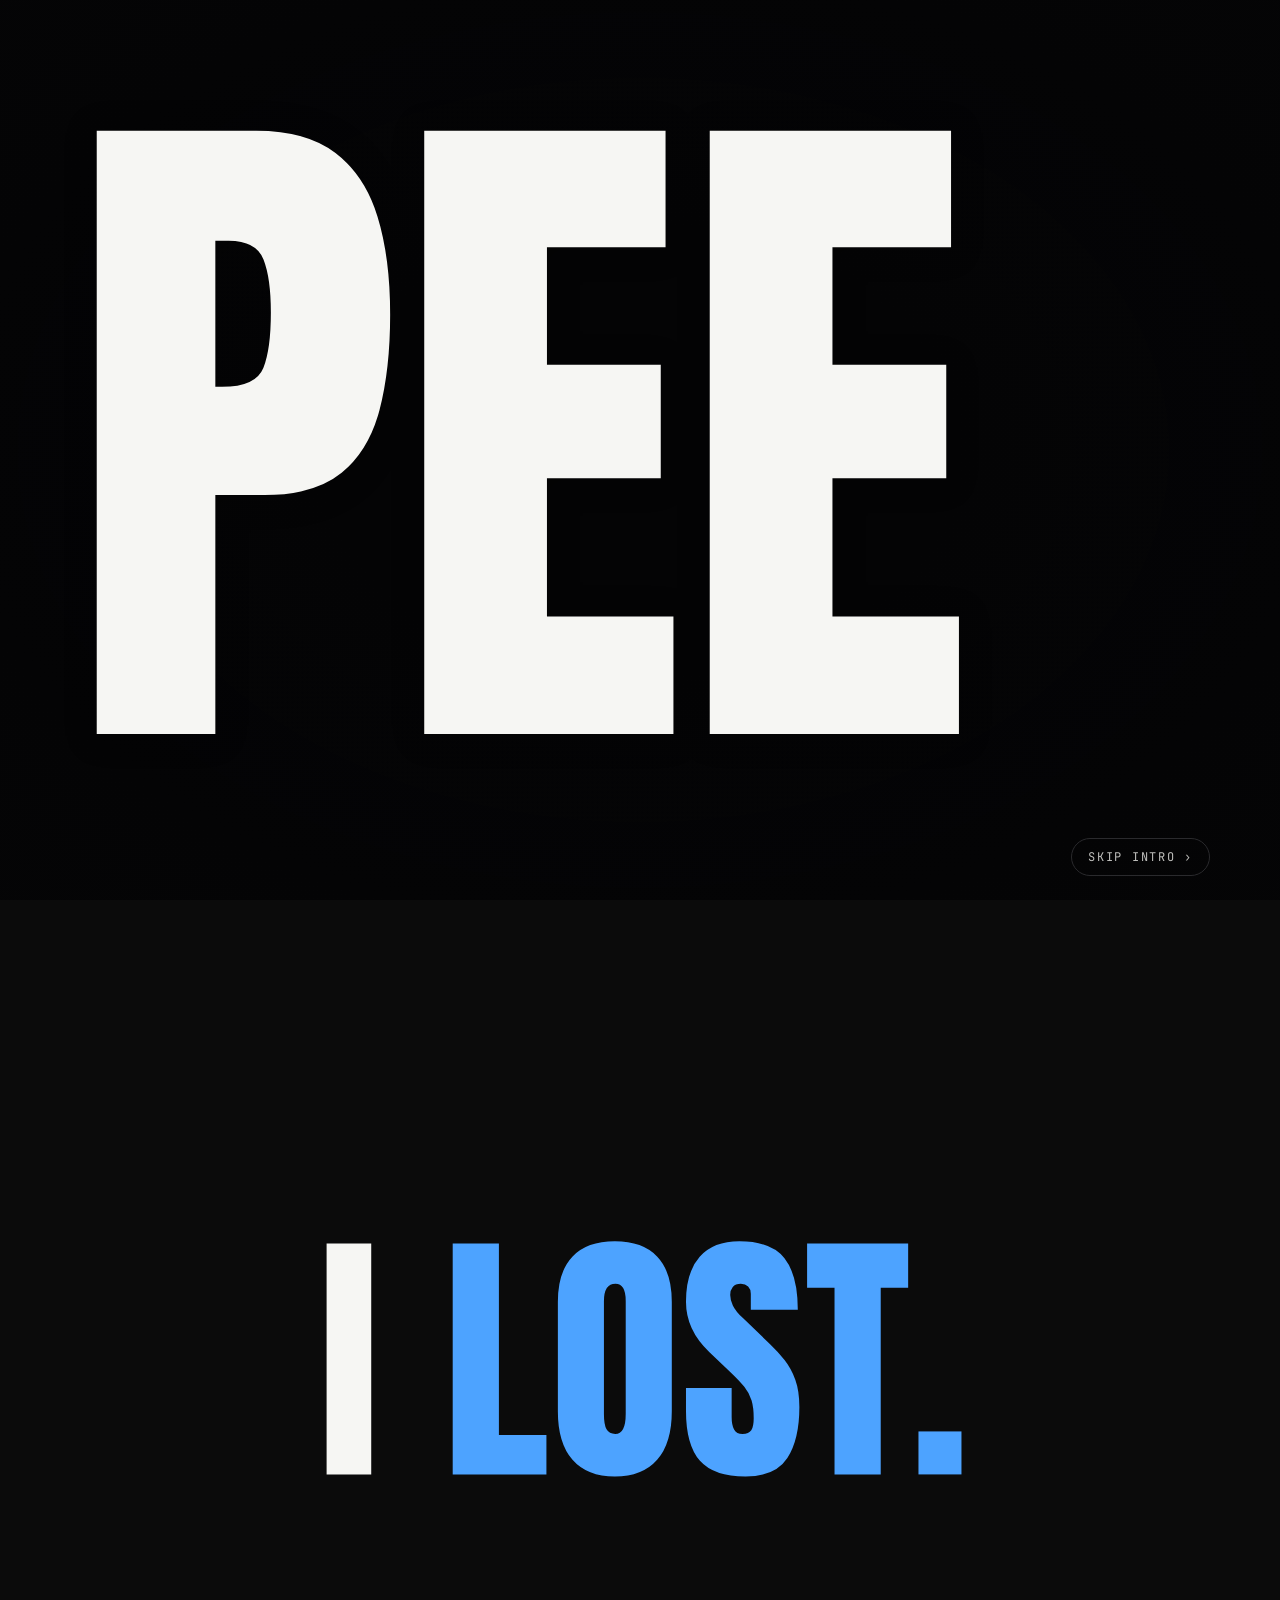
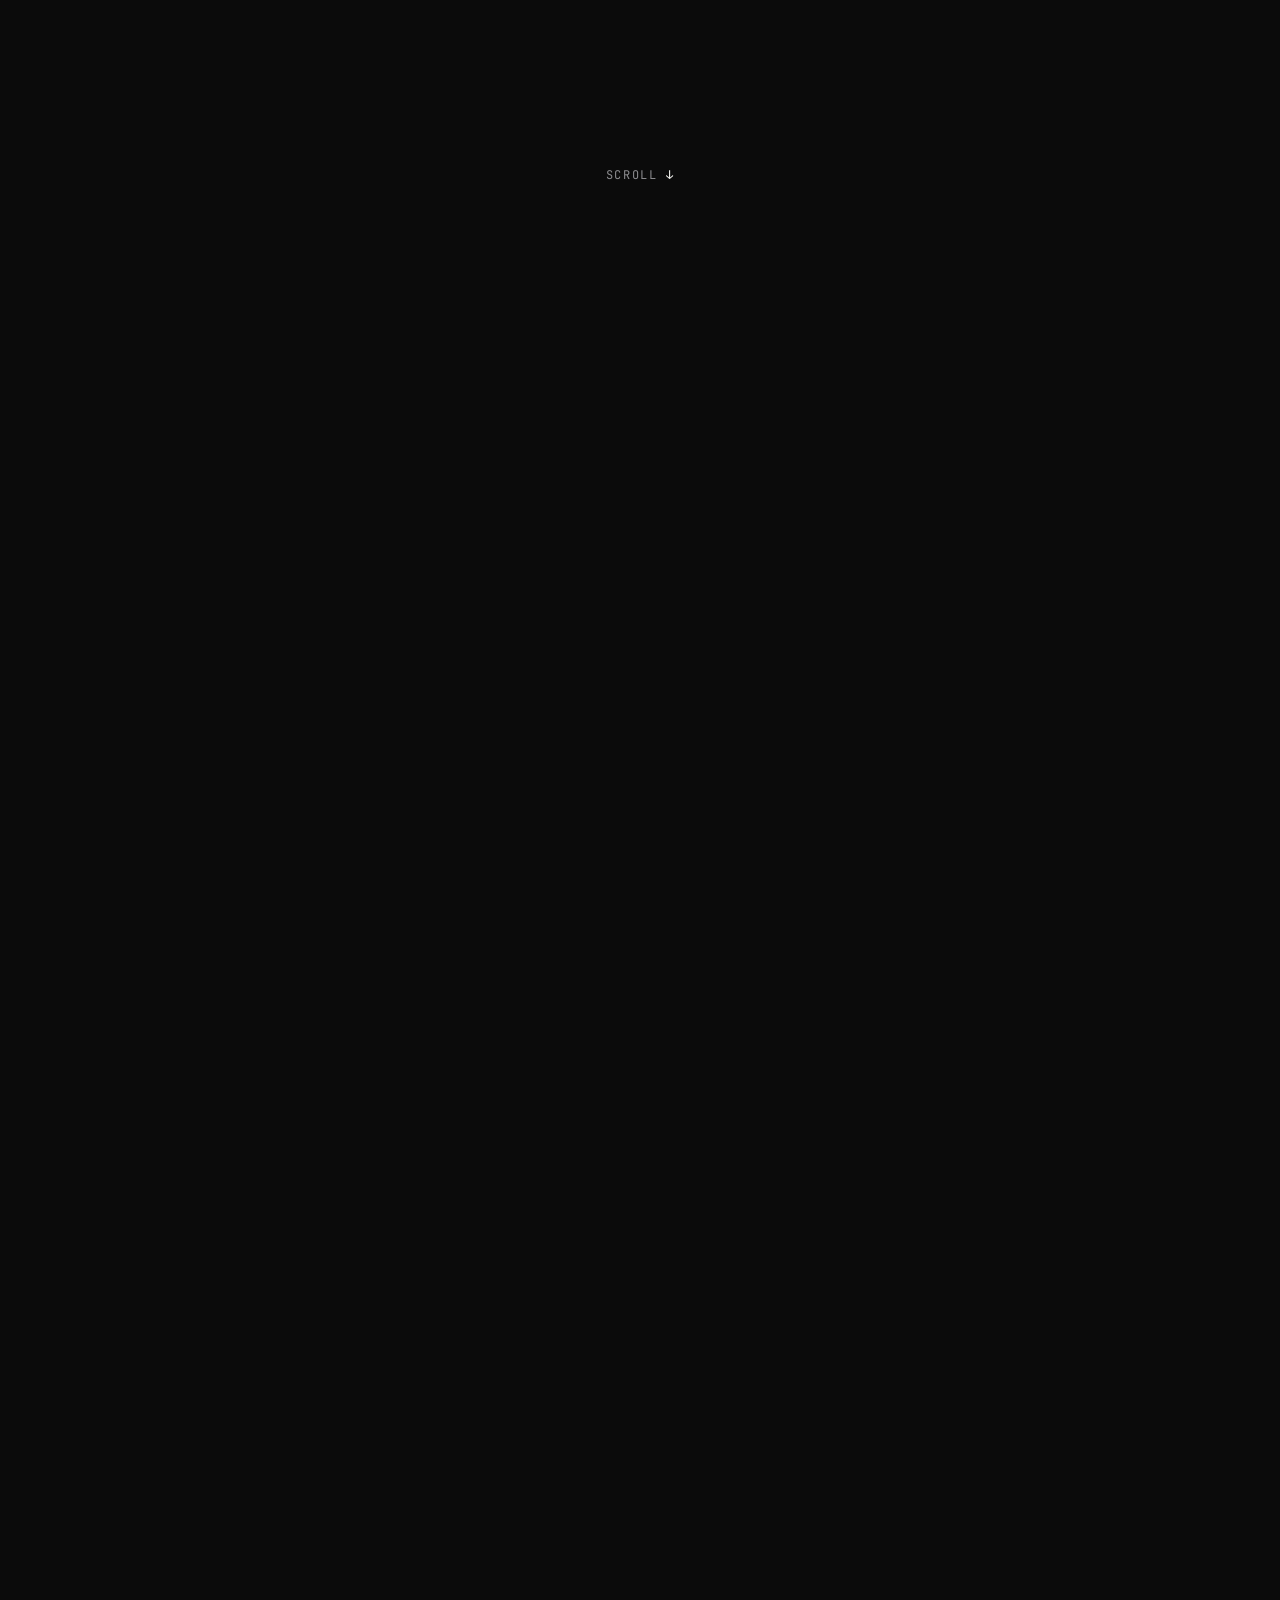
<file: index.html>
<!doctype html>
<html lang="th" style="background:#0b0b0b">
<head>
  <meta charset="utf-8">
  <meta name="viewport" content="width=device-width, initial-scale=1, viewport-fit=cover">
  <title>PEEPEE — Fail fast. Learn fast.</title>
  <meta name="description" content="พอร์ตโฟลิโอของ PEEPEE — คนที่แพ้มาตลอด และเรียนรู้จากทุกครั้งที่แพ้">
  <meta name="theme-color" content="#0b0b0b">
  <meta property="og:title" content="PEEPEE — Fail fast. Learn fast.">
  <meta property="og:description" content="พอร์ตโฟลิโอของ PEEPEE">
  <meta property="og:type" content="website">
  <meta property="og:image" content="assets/og.png">
  <meta property="og:image:width" content="1200">
  <meta property="og:image:height" content="630">
  <meta name="twitter:card" content="summary_large_image">
  <link rel="icon" href="assets/favicon.svg" type="image/svg+xml">
  <link rel="preconnect" href="https://fonts.googleapis.com">
  <link rel="preconnect" href="https://fonts.gstatic.com" crossorigin>
  <link rel="stylesheet" href="https://fonts.googleapis.com/css2?family=Anton&family=IBM+Plex+Sans+Thai:wght@400;500;600;700&family=JetBrains+Mono:wght@400;500&display=swap">
  <link rel="stylesheet" href="css/style.css">
  <script>document.documentElement.classList.add('js');try{if(!sessionStorage.getItem('pp-intro')&&(!location.hash||location.hash=='#home'))document.documentElement.classList.add('intro-on','bg-wait')}catch(e){document.documentElement.classList.add('intro-on','bg-wait')}</script>
</head>
<body>
<a class="skip" href="#main">ข้ามไปเนื้อหา</a>

<!-- ============ NAV ============ -->
<header class="nav" id="nav">
  <a class="logo" href="#home" aria-label="Pepes — กลับหน้าแรก">Pepes</a>
  <nav class="links" id="links" aria-label="เมนู">
    <a href="#home">HOME</a>
    <a href="#story">STORY</a>
    <a href="#wins">WINS</a>
    <a href="#work">WORK</a>
    <a href="#about">ABOUT</a>
    <a href="#contact">CONTACT</a>
    <a href="certificates.html">CERTS</a>
  </nav>
  <a class="pill" href="#contact">LET'S TALK ↗</a>
  <button class="menu" id="menuBtn" type="button" aria-expanded="false" aria-controls="links">MENU</button>
</header>

<div id="page">
<main id="main">

  <!-- ============ 01 HOME ============ -->
  <section class="hero wrap" id="home" data-tunnel='["assets/intro-pick/01.jpg", "assets/intro-pick/02.jpg", "assets/intro-pick/03.jpg", "assets/intro-pick/04.jpg", "assets/intro-pick/05.jpg", "assets/intro-pick/06.jpg", "assets/intro-pick/07.jpg", "assets/intro-pick/08.jpg", "assets/intro-pick/09.jpg", "assets/intro-pick/10.jpg", "assets/intro-pick/11.jpg", "assets/intro-pick/12.jpg", "assets/intro-pick/13.jpg", "assets/intro-pick/14.jpg", "assets/intro-pick/15.jpg", "assets/intro-pick/16.jpg", "assets/intro-pick/17.jpg", "assets/intro-pick/18.jpg", "assets/intro-pick/19.jpg", "assets/intro-pick/20.jpg", "assets/intro-pick/21.jpg", "assets/intro-pick/22.jpg"]'>
    <!-- พื้นหลังวิดีโอ: ฉากจากเกม QUINTA -->
    <div class="hero-bg" aria-hidden="true">
      <video autoplay muted loop playsinline preload="auto" poster="assets/work/hero-poster.jpg">
        <source src="assets/work/hero-loop-m.mp4" type="video/mp4" media="(max-width: 700px)">
        <source src="assets/work/hero-loop.mp4" type="video/mp4">
      </video>
    </div>
    <div class="wm">
      <h1 aria-label="PEE"><span>P</span><span>E</span><span>E</span></h1>
      <div class="sq" aria-hidden="true"></div>
    </div>
    <div class="intro">
      <div><strong>สวัสดีครับ ผม ชมน์ปภพ ดีจริง</strong><p>หรือ PEEPEE — คนที่แพ้มาตลอด และเรียนรู้จากทุกครั้งที่แพ้</p></div>
      <div><span class="mono">Motto</span><strong>Fail fast. Learn fast.</strong></div>
      <div class="intro-end"><button type="button" class="replay mono">↺ ดูอินโทรอีกครั้ง</button><a class="scroll mono" href="#story">Scroll <b>↓</b></a></div>
    </div>
  </section>


  <!-- ============ 02 STORY — ฉากค้างไว้กลางจอ เลื่อนตามปกติแล้วเปลี่ยนไปทีละหน้า (11 หน้า จนถึง "So I grabbed it" แล้วซูมเข้า SMALL WINS) ============
       ลำดับหน้า: I LOST → ภาษาไทย → ผลงานที่แพ้ → I SEE WHERE I STAND (พิมพ์) → ภาษาไทย → วงการ์ด 3D
                  → I GET IT BETTER → (วงกลมกวาด) FAIL FAST → Most people / Me → Opportunity → Grabbed it
       ถ้าเพิ่ม/ลดหน้า แก้ STEPS ใน js/main.js -->
  <section class="pstory" id="story" aria-label="เรื่องราวของผม">
    <!-- ลิงก์ #entries (จากหน้า certificates) พามาที่หน้าวงการ์ด — ตำแหน่งตั้งโดย js/main.js -->
    <i class="st-mark" id="entries"></i>

    <div class="pst" id="pst">

      <!-- A · I LOST -->
      <div class="ly ly-a">
        <h3 class="a-title" aria-label="I LOST.">I <em class="hl">LOST<span class="a-dot" aria-hidden="true"></span></em></h3>
        <p class="a-sub">ผม<em class="hl">แพ้</em>มาตลอด — ทั้งการแข่งขัน<br>โปรเจกต์ และสิ่งที่ตั้งใจไว้</p>
        <!-- LOSS LOG: ผลงานที่แพ้ ลอยเรียงลงไปแนวดิ่งแบบ 3D เป็นกระจกร้าว เลื่อนลงแล้วใบเดิมแตกกระจายตามการเลื่อน ใบถัดไปขึ้นมา
             data-img = รูป (ขาวดำ) ที่ใช้ทำเศษกระจก / data-pos = จุดกึ่งกลางของรูปที่อยากให้เห็น -->
        <div class="a-log" id="losses">
          <article class="lx">
            <div class="lx-card" data-img="assets/losses/mos-1-g.jpg" data-pos="40% 45%" role="img" aria-label="PEEPEE ในงาน MOS Olympic Thailand Competition"><span class="l-stamp">ไม่ติดอันดับ</span></div>
            <div class="lx-txt"><span class="mono">ระดับประเทศ</span><h4>MOS Olympic<br>Thailand <span class="nw">Competition<span class="pd lx-dot" aria-hidden="true"></span></span></h4><p>ผมไม่ติดอันดับเลยด้วยซ้ำ และมันทำให้ผมเห็นว่าตัวเองอยู่ระดับไหน</p></div>
          </article>
          <article class="lx">
            <div class="lx-card" data-img="assets/losses/itclash-board-g.jpg" data-pos="20% 50%" role="img" aria-label="ตารางคะแนน ITCLASH (เบลอชื่อผู้เข้าแข่งขัน)"><span class="l-stamp">ไม่ผ่านรอบแรก</span></div>
            <div class="lx-txt"><span class="mono">Cybersecurity · KMITL</span><h4>ITCLASH<br><span class="nw">Cybersecurity<span class="pd lx-dot" aria-hidden="true"></span></span></h4><p>15 ชั่วโมงถอดรหัส — ใช่ครับ ไม่ผ่านแม้แต่รอบแรก</p></div>
          </article>
          <article class="lx">
            <div class="lx-card" data-img="assets/losses/nsc-1-g.jpg" data-pos="50% 50%" role="img" aria-label="ฉากเมืองกลางคืนในเกม Cube of Empty"><span class="l-stamp">ไม่ผ่านรอบแรก</span></div>
            <div class="lx-txt"><span class="mono">NSC · Leader</span><h4>NSC<br>National Software <span class="nw">Contest<span class="pd lx-dot" aria-hidden="true"></span></span></h4><p>ผลคือไม่ผ่านแม้แต่รอบแรก มันตอกย้ำตัวผมไปอีกครั้ง</p><button type="button" class="l-more" data-open="nsc">อ่านต่อ <b>→</b></button> <a class="l-more" href="fail-log.html">Fail log ทั้งหมด <b>→</b></a></div>
          </article>
        </div>
      </div>

      <!-- B · I SEE WHERE I STAND -->
      <div class="ly ly-b">
        <!-- WHERE I STAND: การ์ดผลงานที่ได้ลงแข่ง หมุนเป็นวง 3D (ลากได้ / คลิกเพื่อเปิดรายละเอียด)
             data-case = id ของ <template id="case-..."> ด้านล่างสุดของไฟล์ -->
        <div class="ring-wrap" role="group" aria-label="ผลงานที่ได้ลงแข่ง — ลากเพื่อหมุน">
          <div class="ring">
            <button type="button" class="rc" data-case="metalab"><span class="rc-img"><img src="assets/entries/meta-1.jpg" alt="ทีมรับรางวัลดีเด่น Thailand Metaverse Hackathon" loading="lazy" decoding="async" draggable="false"><span class="rc-badge">รางวัลดีเด่น</span></span><span class="rc-b"><span class="mono">Thailand Metaverse Hackathon</span><b>MetaLab</b><em>Final 12 ทีม · เงินรางวัล ฿3,500</em></span></button>
            <button type="button" class="rc" data-case="mayw"><span class="rc-img"><img src="assets/entries/aihack-3.jpg" alt="ผู้เข้ารอบ Leagues of Code AI Hackathon" loading="lazy" decoding="async" draggable="false"><span class="rc-badge">Finalist</span></span><span class="rc-b"><span class="mono">Leagues of Code AI Hackathon</span><b>Make Your Way</b><em>18 ทีมสุดท้าย จาก 200+ ทีม</em></span></button>
            <button type="button" class="rc" data-case="guinrorn"><span class="rc-img"><img src="assets/entries/guin-1.jpg" alt="เกม GuinRorn" loading="lazy" decoding="async" draggable="false"><span class="rc-badge">ที่ 4 ของกลุ่ม</span></span><span class="rc-b"><span class="mono">Hamster Hub GameJamX · 72 ชม.</span><b>GuinRorn</b><em>ขาดอีก 1 อันดับ เข้ารอบชิง</em></span></button>
            <button type="button" class="rc" data-case="mathis"><span class="rc-img"><img src="assets/entries/is-1.jpg" alt="รับรางวัลที่ 3 โครงงานคณิตศาสตร์ IS" loading="lazy" decoding="async" draggable="false"><span class="rc-badge">ที่ 3</span></span><span class="rc-b"><span class="mono">KP &amp; Stanley Youth Innovation</span><b>Math IS Project</b><em>รองชนะเลิศอันดับ 2</em></span></button>
            <!-- อีกด้านของวง (ภาพอื่นของผลงานเดิม) — ทำให้มีการ์ดหันหน้ามาตลอดตอนหมุน -->
            <button type="button" class="rc" data-case="metalab"><span class="rc-img"><img src="assets/entries/meta-2.jpg" alt="เกม MetaLab" loading="lazy" decoding="async" draggable="false"><span class="rc-badge">รางวัลดีเด่น</span></span><span class="rc-b"><span class="mono">Thailand Metaverse Hackathon</span><b>MetaLab</b><em>Final 12 ทีม · เงินรางวัล ฿3,500</em></span></button>
            <button type="button" class="rc" data-case="mayw"><span class="rc-img"><img src="assets/entries/aihack-1.jpg" alt="แอป Make Your Way" loading="lazy" decoding="async" draggable="false"><span class="rc-badge">Finalist</span></span><span class="rc-b"><span class="mono">Leagues of Code AI Hackathon</span><b>Make Your Way</b><em>18 ทีมสุดท้าย จาก 200+ ทีม</em></span></button>
            <button type="button" class="rc" data-case="guinrorn"><span class="rc-img"><img src="assets/entries/guin-3.jpg" alt="เกม GuinRorn" loading="lazy" decoding="async" draggable="false"><span class="rc-badge">ที่ 4 ของกลุ่ม</span></span><span class="rc-b"><span class="mono">Hamster Hub GameJamX · 72 ชม.</span><b>GuinRorn</b><em>ขาดอีก 1 อันดับ เข้ารอบชิง</em></span></button>
            <button type="button" class="rc" data-case="mathis"><span class="rc-img"><img src="assets/entries/is-1.jpg" alt="โครงงานคณิตศาสตร์ IS" loading="lazy" decoding="async" draggable="false" style="object-position:70% 50%"><span class="rc-badge">ที่ 3</span></span><span class="rc-b"><span class="mono">KP &amp; Stanley Youth Innovation</span><b>Math IS Project</b><em>รองชนะเลิศอันดับ 2</em></span></button>
          </div>
          <span class="mono ring-hint">ลากเพื่อหมุน · คลิกการ์ดเพื่อดูรายละเอียด</span>
        </div>
        <div class="b-head">
          <h3 class="b-title" aria-label="I SEE WHERE I STAND.">I SEE WHERE I <em class="hl nw">STAND<span class="pd tw-dot" aria-hidden="true"></span></em></h3>
          <div class="b-th"><p>แต่ทุกครั้งที่แพ้ มันบอกผมว่า<br>ตอนนี้ตัวเองยืนอยู่ตรงไหน</p></div>
        </div>
      </div>

      <!-- C · I GET IT BETTER -->
      <div class="ly ly-c">
        <!-- ภูเขา 3D (วาดใน js/main.js): มองขึ้นไปจากตีนเขา ทางเดินซิกแซกขึ้นไปหายในหมอก — สี่เหลี่ยมปีนขึ้นไปทีละก้าวตามการเลื่อน ไม่มียอด -->
        <div class="sc-c mtn" aria-hidden="true"><canvas></canvas><canvas class="mtn-cube"></canvas><i class="sc-me"></i><b class="sc-plus">+1</b></div>
        <div class="focus beat">
          <h3>I GET IT <em class="hl">BETTER</em></h3>
          <p>และทำให้ผมรู้ว่า ผมต้องเก่งกว่านี้อีก</p>
        </div>
      </div>

      <!-- D · FAIL FAST → Most people / Me  (แก้ประโยคได้ตามใจ) -->
      <div class="ly ly-d">
        <div class="d-vs versus" aria-label="สิ่งที่ผมทำต่างออกไป">
          <span class="mono">Most people / Me</span>
          <ul class="vs-list">
            <li class="vs"><p class="them">คนส่วนใหญ่กลัวแพ้</p><p class="me">ผมแพ้ให้<em class="hl">เร็ว</em>.</p></li>
            <li class="vs"><p class="them">คนส่วนใหญ่ลืมตอนที่แพ้</p><p class="me">ผม<em class="hl">จด</em>มันไว้.</p></li>
            <li class="vs"><p class="them">คนส่วนใหญ่รอให้พร้อมก่อน</p><p class="me">ผม<em class="hl">เริ่มก่อน</em> แล้วเก่งขึ้นระหว่างทาง.</p></li>
          </ul>
        </div>
        <div class="d-motto">
          <div class="motto-type" aria-label="FAIL FAST. LEARN FAST."><span class="outline">FAIL FAST.</span><span><em class="hl">LEARN</em> FAST<span class="m-dot" aria-hidden="true"></span></span></div>
          <p>แพ้ให้เร็ว เรียนรู้ให้ไว แล้วลุกขึ้นไปต่อ</p>
        </div>
        <!-- FAIL FAST. LEARN FAST. กลายเป็นค้อน ง้าง แล้วฟาดใส่หน้าจอ (เลื่อนตามการ scroll) — จอร้าว แล้วหน้านี้ร่วงลงไป -->
        <div class="hm" aria-hidden="true">
          <div class="hm-rot">
            <div class="hm-handle"></div>
            <div class="hm-head"><span class="outline">FAIL FAST.</span><span><em>LEARN</em> FAST<span class="pd hm-dot" aria-hidden="true"></span></span></div>
          </div>
        </div>
        <canvas class="hm-crack" aria-hidden="true"></canvas>
        <i class="hm-pt" aria-hidden="true"></i>
        <i class="hm-flash" aria-hidden="true"></i>
      </div>

      <!-- E · opportunity -->
      <div class="ly ly-e">
        <div class="focus beat">
          <div class="scn sc-e" aria-hidden="true"><div class="scn-in">
            <i class="sc-glow"></i><span class="sc-floor"></span><span class="sc-pool"></span>
            <span class="sc-shd"></span><span class="sc-shd sc-oshd"></span>
            <span class="sc-tail"><b></b><b></b><b></b><b></b><b></b><b></b></span>
            <i class="sc-me"></i>
            <span class="sc-op"><b></b></span>
          </div></div>
          <h3>Then the <em class="hl">opportunity</em> came</h3>
          <p>แล้วโอกาสก็มาถึง</p>
        </div>
      </div>

      <!-- F · grabbed it -->
      <div class="ly ly-f">
        <div class="focus beat">
          <div class="scn sc-f" aria-hidden="true"><div class="scn-in">
            <i class="sc-glow"></i><span class="sc-floor"></span><span class="sc-pool"></span>
            <span class="sc-shd"></span><span class="sc-shd sc-oshd"></span>
            <span class="sc-dots"></span>
            <span class="sc-ring"></span><span class="sc-ring"></span>
            <span class="sc-dust"><b></b><b></b><b></b><b></b><b></b><b></b></span>
            <span class="sc-op"><b></b></span>
            <i class="sc-me"></i>
          </div></div>
          <h3>So I <em class="grab-w hl">grabbed</em> it</h3>
          <p>ผมจึงคว้ามันมา</p>
        </div>
      </div>

      <!-- ท้ายเรื่อง: ก้อนสีฟ้าที่คว้าไว้ ขยายเป็นหน้าต่างเต็มจอ ข้างในคือตารางก้อนเล็ก ๆ ที่ติดไฟทีละก้อน = หน้าปก SMALL WINS -->
      <div class="zw" aria-hidden="true">
        <canvas class="zw-grid"></canvas>
        <i class="zw-blue"></i>
        <div class="zw-t"><h2 class="zw-h">SMALL <em class="nw">WINS<span class="pd zw-dot"></span></em></h2><p>เก่งขึ้นทีละนิด จากทุกครั้งที่แพ้</p></div>
      </div>
      <canvas class="vapor" aria-hidden="true"></canvas>
      <span class="pst-hint mono" aria-hidden="true">Scroll <b>↓</b></span>
    </div>
  </section>

  <!-- ============ 03 SMALL WINS ============ -->
  <section class="wins wrap" id="wins">
    <!-- SMALL WINS — ฉากค้างไว้ (จอใหญ่) เลื่อนแล้ว: บล็อกเล็ก ๆ พลิกเปิดรูปทีละก้อน ตัวเลขนับขึ้นตามไปจนถึง 1,500
         → ข้อดีขึ้นมาทีละข้อ → ตรายาง "ใช้จริง" กระแทกลงมา · แก้ข้อความ / เปลี่ยนรูปใน assets/wins/ ได้ -->
    <div class="wx-pin">
      <div class="wins-in wx-stage">
        <article class="win-feat" data-scrub>
          <figure class="wf-main" data-zoom><img src="assets/wins/speaking.jpg" alt="PEEPEE พูดบนเวทีในงาน Science Day × AI" loading="lazy" decoding="async" width="653" height="648"><canvas class="wf-blocks" aria-hidden="true"></canvas></figure>
          <div class="wf-text">
            <h3><span class="wf-th">นำทีมจัดงาน</span><span class="wf-en">SCIENCE DAY <b>×</b> AI</span></h3>
            <p>พาความรู้เรื่อง AI ไปถึงทั้งน้อง ๆ และคุณครูในโรงเรียน</p>
            <dl class="wf-stats">
              <div><dt><span class="count" data-to="1500">1,500</span>+</dt><dd>นักเรียนที่ได้เรียนรู้เรื่อง AI</dd></div>
              <div><dt class="th"><span class="stamp">ใช้จริง</span></dt><dd>AI เข้าไปอยู่ในห้องเรียนจริง</dd></div>
            </dl>
            <ul class="wf-points">
              <li>น้อง ๆ ได้รู้จัก กล้าเปิดใจ และใช้งาน AI เป็น</li>
              <li>รู้ทันอันตรายของ AI และวิธีรับมือกับมันในอนาคต</li>
              <li>นำเสนอและช่วยเปิดมุมมองเรื่อง AI ให้คุณครู จนโรงเรียนนำ AI มาใช้ในการเรียนการสอนจริงจนถึงวันนี้</li>
            </ul>
          </div>
        </article>
      </div>
    </div>
    <div class="wins-in">
      <div class="wf-gallery">
        <figure class="wf-shot" data-zoom><img src="assets/wins/booth.jpg" alt="น้อง ๆ ลองใช้งานที่บูธ AI" loading="lazy" decoding="async" width="877" height="412"></figure>
        <figure class="wf-shot" data-zoom><img src="assets/wins/robot-race.jpg" alt="กิจกรรมแข่งรถบังคับในงาน" loading="lazy" decoding="async" width="982" height="646"></figure>
        <figure class="wf-shot" data-zoom><img src="assets/wins/group.jpg" alt="ภาพหมู่ครูและนักเรียนในงาน Science Day × AI" loading="lazy" decoding="async" width="1012" height="661"></figure>
      </div>
    </div>
  </section>

  <!-- ============ GIVE — ฉากค้างไว้: ก้อนสีฟ้า (โอกาสที่คว้ามา) แตกออกเป็นก้อนเล็ก ๆ แจกออกไป แล้วร่วงลงไปหา THE WORK (ตามการเลื่อน) ============ -->
  <section class="gv" aria-label="การให้">
    <div class="gv-stage">
      <canvas class="gv-cv" aria-hidden="true"></canvas>
      <div class="gv-txt">
        <h3>That was the first time I truly learned to <em>give</em></h3>
        <p>นั่นเป็นครั้งแรกที่ผมรู้จักการ<em>ให้</em>จริง ๆ</p>
      </div>
    </div>
  </section>

  <!-- ============ 04 WORK — ฉากค้างไว้ ผลงานลอยเป็นแนวโค้ง 3D เลื่อนลงแล้วผลงานหมุนมาอยู่ตรงกลางทีละชิ้น
       แก้ข้อมูลในการ์ด (.wk-slab) และข้อความ (.wk-info) ได้ — ลำดับต้องตรงกัน / รายละเอียดเต็มอยู่ที่ <template id="case-..."> ด้านล่าง
       data-tint = สีแสงพื้นหลังตอนผลงานนั้นอยู่ตรงกลาง ============ -->
  <section class="wk" id="work" aria-label="ผลงาน">
    <div class="wk-stage">
      <div class="wk-glow" aria-hidden="true"></div>
      <div class="wk-head"><h2 class="wk-logo" aria-label="THE WORK.">THE <span class="nw">WORK<span class="pd wk-dot" aria-hidden="true"></span></span></h2><p>ของที่ผมลงมือทำจริง ทั้งชิ้นที่แพ้ และชิ้นที่ได้ไปต่อ</p></div>
      <div class="wk-scene">
        <div class="wk-ring">
          <button type="button" class="wk-slab" data-case="quinta" data-tint="#2fb38a" aria-label="QUINTA — ดูรายละเอียด"><span class="wk-bob"><span class="wk-face"><img src="assets/work/quinta-4.jpg" alt="" loading="lazy" decoding="async" draggable="false"><video muted loop playsinline preload="none" data-src="assets/work/quinta-loop.mp4" aria-hidden="true"></video><i class="wk-gloss"></i><span class="wk-vt">QUINTA</span><span class="wk-no mono">01</span></span></span></button>
          <button type="button" class="wk-slab" data-case="metalab" data-tint="#3a7bd5" aria-label="METALAB — ดูรายละเอียด"><span class="wk-bob"><span class="wk-face"><img src="assets/entries/meta-2.jpg" alt="" loading="lazy" decoding="async" draggable="false"><video muted loop playsinline preload="none" data-src="assets/work/metalab-loop.mp4" aria-hidden="true"></video><i class="wk-gloss"></i><span class="wk-vt">METALAB</span><span class="wk-no mono">02</span></span></span></button>
          <button type="button" class="wk-slab" data-case="mayw" data-tint="#e0712a" aria-label="MAKE YOUR WAY — ดูรายละเอียด"><span class="wk-bob"><span class="wk-face"><img src="assets/entries/aihack-1.jpg" alt="" loading="lazy" decoding="async" draggable="false"><i class="wk-gloss"></i><span class="wk-vt">MAKE YOUR WAY</span><span class="wk-no mono">03</span></span></span></button>
          <button type="button" class="wk-slab" data-case="guinrorn" data-tint="#4fb0e6" aria-label="GUINRORN — ดูรายละเอียด"><span class="wk-bob"><span class="wk-face"><img src="assets/entries/guin-1.jpg" alt="" loading="lazy" decoding="async" draggable="false"><video muted loop playsinline preload="none" data-src="assets/work/guin-loop.mp4" aria-hidden="true"></video><i class="wk-gloss"></i><span class="wk-vt">GUINRORN</span><span class="wk-no mono">04</span></span></span></button>
          <button type="button" class="wk-slab" data-case="nsc" data-tint="#7b4dff" aria-label="CUBE OF EMPTY — ดูรายละเอียด"><span class="wk-bob"><span class="wk-face"><img src="assets/losses/nsc-2.jpg" alt="" loading="lazy" decoding="async" draggable="false"><video muted loop playsinline preload="none" data-src="assets/work/cube-loop.mp4" aria-hidden="true"></video><i class="wk-gloss"></i><span class="wk-vt">CUBE OF EMPTY</span><span class="wk-no mono">05</span></span></span></button>
          <button type="button" class="wk-slab" data-case="ghost" data-tint="#c9352b" aria-label="GHOST GAME — ดูรายละเอียด"><span class="wk-bob"><span class="wk-face"><img src="assets/work/ghost-2.jpg" alt="" loading="lazy" decoding="async" draggable="false"><i class="wk-gloss"></i><span class="wk-vt">GHOST GAME</span><span class="wk-no mono">06</span></span></span></button>
          <button type="button" class="wk-slab" data-case="dek70" data-tint="#6a45d8" aria-label="DEK70 HORROR — ดูรายละเอียด"><span class="wk-bob"><span class="wk-face"><img src="assets/work/dek70-horror.jpg" alt="" loading="lazy" decoding="async" draggable="false"><i class="wk-gloss"></i><span class="wk-vt">DEK70 HORROR</span><span class="wk-no mono">07</span></span></span></button>
          <button type="button" class="wk-slab" data-case="mathis" data-tint="#d6a334" aria-label="MATH IS PROJECT — ดูรายละเอียด"><span class="wk-bob"><span class="wk-face"><img src="assets/entries/is-1.jpg" alt="" loading="lazy" decoding="async" draggable="false"><i class="wk-gloss"></i><span class="wk-vt">MATH IS PROJECT</span><span class="wk-no mono">08</span></span></span></button>
        </div>
      </div>
      <div class="wk-ped" aria-hidden="true"><i></i></div>
      <div class="wk-infos">
          <div class="wk-info" data-i="0"><span class="mono wk-role">01 · Solo project · ทำเองทุกอย่าง</span><h3 class="wk-title">QUINTA</h3><p>เกม Puzzle ลึกลับ ที่ต้องดึงความสามารถของวัตถุมาใช้แก้ปริศนา</p><span class="wk-res">กำลังพัฒนา · Coming soon</span><div class="wk-btns"><button type="button" class="wk-btn" data-open="quinta">ดูรายละเอียด <b>→</b></button></div></div>
          <div class="wk-info" data-i="1"><span class="mono wk-role">02 · Idea · Game systems · Unity</span><h3 class="wk-title">METALAB</h3><p>ห้องแล็บวิทยาศาสตร์เสมือนจริง เล่น Co-op กับเพื่อน และครูใช้สอนได้</p><span class="wk-res">รางวัลดีเด่น ฿3,500 · Final 12 ทีม</span><div class="wk-btns"><button type="button" class="wk-btn" data-open="metalab">ดูรายละเอียด <b>→</b></button></div></div>
          <div class="wk-info" data-i="2"><span class="mono wk-role">03 · Product design · AI · Tech lead</span><h3 class="wk-title">MAKE YOUR WAY</h3><p>แอป AI ที่สร้างเกม 2D เพื่อการศึกษาจากสิ่งที่เด็กอยากเรียน</p><span class="wk-res">Finalist · 18 ทีมจาก 200+</span><div class="wk-btns"><button type="button" class="wk-btn" data-open="mayw">ดูรายละเอียด <b>→</b></button></div></div>
          <div class="wk-info" data-i="3"><span class="mono wk-role">04 · Game systems · Unity · 72 ชม.</span><h3 class="wk-title">GUINRORN</h3><p>เกม Puzzle เพนกวินสาย ragdoll ที่ทำเสร็จใน 72 ชั่วโมง</p><span class="wk-res">ที่ 4 ของกลุ่ม · ขาด 1 อันดับเข้ารอบชิง</span><div class="wk-btns"><button type="button" class="wk-btn" data-open="guinrorn">ดูรายละเอียด <b>→</b></button><a class="wk-btn ghost" href="https://pepess1.itch.io/guinrornn" target="_blank" rel="noopener">▶ เล่นบน itch.io ↗</a></div></div>
          <div class="wk-info" data-i="4"><span class="mono wk-role">05 · Leader · Game design · Systems</span><h3 class="wk-title">CUBE OF EMPTY</h3><p>เกม Puzzle Action ที่รวม 3D และ 2D ไว้ในเกมเดียว ทำใน 1 เดือน</p><span class="wk-res">NSC · ไม่ผ่านรอบแรก</span><div class="wk-btns"><button type="button" class="wk-btn" data-open="nsc">ดูรายละเอียด <b>→</b></button></div></div>
          <div class="wk-info" data-i="5"><span class="mono wk-role">06 · Game dev · Unity · Camp</span><h3 class="wk-title">GHOST GAME</h3><p>เกมผีจากแคมป์ Python x Hunter ที่พาผมไปสู่โปรเจกต์ NSC 2026</p><span class="wk-res">ได้เข้าโปรเจกต์ NSC 2026</span><div class="wk-btns"><button type="button" class="wk-btn" data-open="ghost">ดูรายละเอียด <b>→</b></button></div></div>
          <div class="wk-info" data-i="6"><span class="mono wk-role">07 · Map design · Level layout</span><h3 class="wk-title">DEK70 HORROR</h3><p>เกม horror ที่ผมพัฒนาการจัดแมพร่วมกับเพื่อน</p><span class="wk-res">DEK70 Camp Plus+</span><div class="wk-btns"><button type="button" class="wk-btn" data-open="dek70">ดูรายละเอียด <b>→</b></button></div></div>
          <div class="wk-info" data-i="7"><span class="mono wk-role">08 · IS Project · คณิตศาสตร์</span><h3 class="wk-title">MATH IS PROJECT</h3><p>โครงงานคณิตศาสตร์ IS งาน KP &amp; Stanley Youth Innovation Challenge</p><span class="wk-res">ที่ 3 · รองชนะเลิศอันดับ 2</span><div class="wk-btns"><button type="button" class="wk-btn" data-open="mathis">ดูรายละเอียด <b>→</b></button></div></div>
      </div>
      <div class="wk-side mono" aria-hidden="true"><b class="wk-n">01</b> / 08<span class="wk-bar"><i></i></span></div>
      <span class="wk-hint mono" aria-hidden="true">Scroll <b>↓</b></span>
    </div>
  </section>
  <!-- ปุ่มไปหน้าเกียรติบัตร: ใบเซอร์ลอยเป็นกองแบบ 3D บนฉากฝนตัวอักษร (โลก Matrix แบบเดียวกับหน้า certificates) -->
  <!-- PROOF — ฉากค้างไว้: เกียรติบัตรบินเข้ามาเรียงกัน · ค้างให้ดู · แล้วยุบรวมเป็นบล็อกฟ้าก้อนเดียว ตกลงไปเปิดหน้า ABOUT -->
  <div class="px-pin">
    <div class="px-stage">
  <div class="wk-after wrap">
    <a class="cert-cta" href="certificates.html">
      <canvas class="cc-rain" aria-hidden="true"></canvas>
      <span class="cc-txt">
        <b class="cc-h">PROOF<span class="cc-dot" aria-hidden="true"></span></b>
        <span class="cc-go mono">Enter <b>→</b></span>
      </span>
      <span class="cc-stack" aria-hidden="true">
        <span class="cc-fly" style="--i:0"><img src="assets/certs/metaverse-design-delight.jpg" alt="" decoding="async" style="--i:0"></span>
        <span class="cc-fly" style="--i:1"><img src="assets/certs/aihack-cert.jpg" alt="" decoding="async" style="--i:1"></span>
        <span class="cc-fly" style="--i:2"><img src="assets/certs/is-stanley-3rd.jpg" alt="" decoding="async" style="--i:2"></span>
        <span class="cc-fly" style="--i:3"><img src="assets/certs/superai-practitioner.jpg" alt="" decoding="async" style="--i:3"></span>
        <span class="cc-fly" style="--i:4"><img src="assets/certs/guin-cert.jpg" alt="" decoding="async" style="--i:4"></span>
      </span>
    </a>
  </div>
      <i class="px-block" aria-hidden="true"></i>
    </div>
  </div>

  <!-- ============ 05 ABOUT (light panel) ============ -->
  <section class="panel-wrap wrap" id="about">
    <div class="panel about unfold">
      <!-- บัตรห้อยคอ 3D: ลาก เหวี่ยง คลิกได้ (รูปอยู่ที่ assets/me.jpg) -->
      <div class="lanyard" id="lanyard" aria-label="บัตรของ ชมน์ปภพ ดีจริง (PEEPEE) — ลากหรือคลิกได้">
        <canvas aria-hidden="true"></canvas>
        <div class="badge" role="button" tabindex="0" aria-label="คลิกเพื่อเปลี่ยนคำอธิบาย">
          <div class="bd-face bd-front">
            <div class="bd-top"><span class="bd-logo">Pepes<i></i></span><span class="bd-tag">GAME DEV · 2026</span></div>
            <div class="bd-photo"><img src="assets/me.jpg" alt="PEEPEE" draggable="false"></div>
            <div class="bd-name">PEEPEE</div>
            <div class="bd-real">ชมน์ปภพ ดีจริง</div>
            <div class="bd-sub"><span>ม.6 · อายุ 18 ปี</span><span>Unity · C#</span></div>
            <span class="bd-slot"></span>
          </div>
          <div class="bd-face bd-back"><span class="bd-logo">Pepes<i></i></span><span class="bd-motto">FAIL FAST.<br>LEARN FAST.</span>
            <dl class="bd-info">
              <div><dt>ชื่อ</dt><dd>ชมน์ปภพ ดีจริง</dd></div>
              <div><dt>อายุ</dt><dd>18 ปี · ม.6</dd></div>
              <div><dt>โรงเรียน</dt><dd>คณะราษฎรบำรุงปทุมธานี</dd></div>
            </dl>
            <span class="bd-tag">chompapopd@gmail.com</span><span class="bd-slot"></span></div>
        </div>
        <span class="ly-hint mono">ลากเล่นได้ · คลิกเพื่อรู้จักผมมากขึ้น</span>
      </div>
      <div>
        <h2 class="big" aria-label="ABOUT ME.">ABOUT <span class="nw">ME<span class="pd ab-dot" aria-hidden="true"></span></span></h2>
        <p class="lead">ผมกล้าที่จะเริ่ม<br>ในตอนที่ผม<em class="hl">กลัว</em>ที่จะเริ่ม.</p>
        <p class="body ab-line" id="aboutLine" aria-live="polite">ผมเคยลงสมัครแข่งไปมากกว่า <b>20 รายการ</b> แต่ไม่ผ่านเข้ารอบเลยสักครั้ง</p>
        <ol class="tl">
          <li><span class="mono now">2026</span><span>รางวัลดีเด่น · Thailand Metaverse Hackathon</span><small>MetaLab</small></li>
          <li><span class="mono">2026</span><span>HamsterHub GameJamX</span><small>GuinRorn</small></li>
          <li><span class="mono">2025</span><span>Finalist · Leagues of Code AI Hackathon</span><small>Make Your Way</small></li>
        </ol>
      </div>
      <!-- SKILLS: คีย์บอร์ด 3D — ปุ่มสร้างจาก js/main.js (รายการ SK: ชื่อ · สี · คำอธิบาย) -->
      <div class="ab-skills kb" id="skillKeys">
        <div class="kb-info">
          <span class="kb-head">SKILLS<span class="pd kb-dot" aria-hidden="true"></span></span>
          <span class="mono kb-hint">กดที่ปุ่มดูสิ</span>
          <b class="kb-title">Unity</b>
          <p class="kb-desc"></p>
        </div>
        <div class="kb-stage">
          <div class="kb-board" role="group" aria-label="ทักษะ"></div>
          <i class="kb-ground" aria-hidden="true"></i>
        </div>
      </div>

    </div>
  </section>


  <!-- ============ 06 CONTACT (light panel) ============ -->
  <section class="panel-wrap wrap" id="contact">
    <div class="panel contact">
      <h2 class="big">LET'S MAKE<br>SOMETHING.</h2>
      <div class="c-row">
        <div>
          <span class="mono">Email</span>
          <!-- เปลี่ยนอีเมลทั้งสองจุด -->
          <a class="mail" href="mailto:chompapopd@gmail.com">chompapopd@gmail.com <b>↗</b></a>
        </div>
        <div class="socials">
          <a href="https://www.instagram.com/0ctopus_p" target="_blank" rel="noopener">INSTAGRAM ↗</a>
          <a href="https://github.com/PepesX231" target="_blank" rel="noopener">GITHUB ↗</a>
          <a href="https://discord.com/users/417675346209538048" target="_blank" rel="noopener" title="Discord: thp_pepes">DISCORD · thp_pepes ↗</a>
          <a href="https://pepess1.itch.io/" target="_blank" rel="noopener">ITCH.IO ↗</a>
        </div>
      </div>
    </div>

  </section>
</main>

<footer class="foot wrap">
  <a class="logo" href="#home">Pepes</a>
  <span class="mono">PEEPEE — Fail fast. Learn fast. © 2026</span>
  <a class="mono on" href="#home">Back to top ↑</a>
</footer>
</div>

<div id="fx" aria-hidden="true"></div>
<script src="js/rain.js" defer></script>
<script src="js/main.js" defer></script>
<!-- ============ CASE STUDIES (เนื้อหาเต็มของแต่ละผลงาน — เปิดเมื่อกด "ดูรายละเอียด") ============ -->
<div id="cases" hidden>
  <template id="case-quinta" data-n="01" data-title="QUINTA" data-gallery='["assets/work/quinta-trailer.mp4", "assets/work/quinta-1.jpg", "assets/work/quinta-2.jpg", "assets/work/quinta-3.jpg", "assets/work/quinta-4.jpg", "assets/work/quinta-5.jpg"]'>
    <span class="mono cs-role">Solo project · ทำเองทุกอย่าง</span>
    <h2 class="cs-title">QUINTA</h2>
    <span class="mono cs-meta">กำลังพัฒนา · Coming soon</span>
    <div class="cs-stats"><div><b>1</b><span class="mono">คน ทำทั้งเกม</span></div><div><b>∞</b><span class="mono">ไอเดียที่ลองทิ้ง</span></div></div>
    <div class="cs-body"><section><h4 class="mono">คืออะไร</h4><p>QUINTA เป็นเกมแนว Puzzle ลึกลับ คอนเซปต์หลักคือผู้เล่นสามารถ<em>ดึงความสามารถ หรือ identity ของวัตถุต่าง ๆ</em> มาใช้แก้ปริศนาในแต่ละด่าน</p></section><section><h4 class="mono">ผมทำอะไร</h4><p>เป็นโปรเจกต์เดี่ยวที่ผมทำเองทุกอย่าง ตั้งแต่คิดคอนเซปต์ ออกแบบด่าน ทำระบบเกม จนถึงจัดฉาก เพื่อฝึกตัวเองในหลาย ๆ ด้าน</p></section><section><h4 class="mono">ต่อจากนี้</h4><p>ในอนาคตจะนำลงแพลตฟอร์ม ให้คนได้ลองเล่นจริง</p></section></div>
    <div class="cs-links"><a class="l-link" href="work.html?p=...">อ่านแบบเต็ม →</a></div>
  </template>
  <template id="case-metalab" data-n="02" data-title="METALAB" data-gallery='["assets/work/metalab-gameplay.mp4", "assets/work/meta-stage.jpg", "assets/entries/meta-1.jpg", "assets/entries/meta-2.jpg", "assets/entries/meta-3.jpg", "assets/work/meta-camp.jpg", "assets/work/meta-farm.jpg", "assets/entries/meta-4.jpg", "assets/work/meta-teacher.jpg", "assets/work/meta-room.jpg"]'>
    <span class="mono cs-role">Idea · Game systems · Unity</span>
    <h2 class="cs-title">METALAB</h2>
    <span class="mono cs-meta">รางวัลดีเด่น · Metaverse Hackathon · 2026</span>
    <div class="cs-stats"><div><b>TOP 12</b><span class="mono">Final teams</span></div><div><b>฿3,500</b><span class="mono">รางวัลดีเด่น</span></div></div>
    <div class="cs-body"><section><h4 class="mono">คืออะไร</h4><p>ห้องแล็บวิทยาศาสตร์เสมือนจริง ทั้งชีวะ ฟิสิกส์ และเคมี ให้คนที่ไม่มีโอกาสได้ใช้ห้องแล็บ ได้ทดลองเสมือนจริงโดยไม่มีอันตราย</p></section><section><h4 class="mono">ฟีเจอร์เด่น</h4><p><b>โหมด Co-op</b> เล่นกับเพื่อนได้ และ<b>โหมดสำหรับครู</b> ที่ครูนำไปสอนนักเรียนได้ โดยครูเป็นคน<em>คุมพารามิเตอร์เบื้องหลัง</em>ในแต่ละด่าน</p></section><section><h4 class="mono">ผมทำอะไร</h4><p>ผมคิดไอเดียทั้งหมด และทำระบบทั้งหมดของเกม</p></section><section><h4 class="mono">ผลลัพธ์</h4><p>ผ่านเข้า 24 ทีม แล้วได้เข้ารอบ Final 12 ทีมสุดท้าย และได้<em>รางวัลดีเด่น (Design Delight)</em> พร้อมเงินรางวัล 3,500 บาท คุณครู โรงเรียน และเด็ก ๆ ได้ลองใช้แล้ว ผลตอบรับดี และมีศักยภาพพอจะพัฒนาต่อเป็น product จริงได้</p></section><section><h4 class="mono">ได้เรียนรู้</h4><p>การพรีเซนต์และการ pitching การเลือกใช้คำพูด การทำงานเป็นทีม การสื่อสารและแลกเปลี่ยนความคิดกัน และเข้าใจ Unity มากขึ้น</p></section></div>
    <div class="cs-links"><a class="l-link" href="work.html?p=metalab">อ่านแบบเต็ม →</a></div>
  </template>
  <template id="case-mayw" data-n="03" data-title="MAKE YOUR WAY" data-gallery='["assets/work/aihack-team.jpg", "assets/entries/aihack-1.jpg", "assets/entries/aihack-2.jpg", "assets/work/aihack-window.jpg", "assets/work/aihack-pitch.jpg", "assets/work/aihack-lounge.jpg", "assets/entries/aihack-3.jpg"]'>
    <span class="mono cs-role">Product design · AI · Tech lead</span>
    <h2 class="cs-title">MAKE YOUR WAY</h2>
    <span class="mono cs-meta">Finalist 18 ทีม · AI Hackathon · 2025</span>
    <div class="cs-stats"><div><b>200+</b><span class="mono">ทีมที่สมัคร</span></div><div><b>TOP 18</b><span class="mono">Finalist</span></div></div>
    <div class="cs-body"><section><h4 class="mono">คืออะไร</h4><p>แอป AI Game Generative เกม 2D เพื่อการศึกษาให้เด็กและวัยรุ่นสนุกไปพร้อมได้ความรู้ แค่พิมพ์ว่าอยากเรียนวิชาอะไร บทไหน และชอบเกมแนวไหน ระบบจะสร้างเกมให้</p></section><section><h4 class="mono">ผมทำอะไร</h4><p>ผมคิดและออกแบบแอปทั้งหมด และดูแลด้านเทคนิคทั้งหมด</p></section><section><h4 class="mono">ผลลัพธ์</h4><p>จากทีมที่สมัครกว่า 200 ทีม ได้เข้ารอบ <em>Finalist 18 ทีมสุดท้าย</em> ด้วยข้อจำกัดหลายอย่าง โปรเจกต์นี้ไม่ได้ไปต่อ แต่เปิดแนวทางใหม่ ๆ ให้ในอนาคต</p></section><section><h4 class="mono">ได้เรียนรู้</h4><p>การทำงานเป็นทีม ความยากของการสร้าง product ให้ใช้งานได้จริง และความรู้ด้าน AI</p></section></div>
    <div class="cs-links"><a class="l-link" href="work.html?p=mayw">อ่านแบบเต็ม →</a></div>
  </template>
  <template id="case-guinrorn" data-n="04" data-title="GUINRORN" data-gallery='["assets/work/guin-gameplay.mp4", "assets/entries/guin-1.jpg", "assets/work/guin-7.jpg", "assets/work/guin-6.jpg", "assets/entries/guin-2.jpg", "assets/work/guin-8.jpg", "assets/entries/guin-3.jpg", "assets/entries/guin-4.jpg", "assets/entries/guin-5.jpg"]'>
    <span class="mono cs-role">Game systems · Unity · 72 ชม.</span>
    <h2 class="cs-title">GUINRORN</h2>
    <span class="mono cs-meta">Apr 2026 · HamsterHub GameJamX</span>
    <div class="cs-stats"><div><b>72</b><span class="mono">ชั่วโมง</span></div><div><b>66</b><span class="mono">views</span></div><div><b>11</b><span class="mono">downloads</span></div></div>
    <div class="cs-body"><section><h4 class="mono">คืออะไร</h4><p>เกม Puzzle เพนกวิน ที่ทำใน HamsterHub GameJamX ภายใน 72 ชั่วโมง คว้าของได้ทั้งมือซ้าย–ขวา และกด Q เพื่อ ragdoll</p></section><section><h4 class="mono">ผมทำอะไร</h4><p>ผมรับหน้าที่ทำระบบทั้งหมดของเกม และเป็นส่วนสำคัญในการออกแบบเกม</p></section><section><h4 class="mono">ผลลัพธ์</h4><p>มีคนเข้าแข่งกว่า 100 ทีม รอบชิงรับแค่ 12 ทีมจาก 4 กลุ่ม ต้องติดที่ 1–3 ของกลุ่มถึงจะได้เข้ารอบ ทีมเราเป็นหนึ่งในตัวเต็ง แต่ได้ที่ 4 <em>อีกแค่ 1 อันดับก็จะได้เข้ารอบ Finalist</em> และ 3 ทีมที่เข้ารอบจากกลุ่มเรา ติด Top 5 ทั้งหมด เกมนี้มีศักยภาพพอจะพัฒนาต่อเป็นเกมจริงได้</p></section><section><h4 class="mono">ได้เรียนรู้</h4><p>Unity มากขึ้น การทำงานเป็นทีม การสื่อสาร และการแบ่งเวลาให้ดี</p></section></div>
    <div class="cs-links"><a class="l-link" href="work.html?p=guinrorn">อ่านแบบเต็ม →</a><a class="l-link" href="https://pepess1.itch.io/guinrornn" target="_blank" rel="noopener">▶ เล่นบน itch.io ↗</a></div>
  </template>
  <template id="case-nsc" data-n="05" data-title="CUBE OF EMPTY" data-gallery='["assets/work/cube-gameplay.mp4", "assets/losses/nsc-1.jpg", "assets/losses/nsc-2.jpg", "assets/losses/nsc-3.jpg", "assets/losses/nsc-4.jpg", "assets/losses/nsc-5.jpg"]'>
    <span class="mono cs-role">Leader · Game design · Systems</span>
    <h2 class="cs-title">CUBE OF EMPTY</h2>
    <span class="mono cs-meta">National Software Contest</span>
    <div class="cs-stats"><div><b>30</b><span class="mono">วันที่มี</span></div><div><b>3D+2D</b><span class="mono">ในเกมเดียว</span></div></div>
    <div class="cs-body"><section><h4 class="mono">คืออะไร</h4><p>Cube of Empty เกมแนว Puzzle Action ที่รวม 3D และ 2D ไว้ในเกมเดียว ทำส่งการแข่งขัน NSC โดยมีเวลาทำ 1 เดือน</p></section><section><h4 class="mono">ผมทำอะไร</h4><p>ผมเป็น Leader คิดและออกแบบเกม และทำระบบเกมทั้งหมด พวกเราตั้งใจกับงานนี้มาก</p></section><section><h4 class="mono">ผลลัพธ์</h4><p>ผลคือ<em>ไม่ผ่านแม้แต่รอบแรก</em> มันตอกย้ำตัวผมไปอีกครั้ง แต่ก็เป็นหนึ่งในความแพ้ที่ทำให้ผมรู้ว่ายังต้องเก่งขึ้นอีก</p></section></div>
    <div class="cs-links"><a class="l-link" href="work.html?p=nsc">อ่านแบบเต็ม →</a></div>
  </template>
  <template id="case-ghost" data-n="06" data-title="GHOST GAME" data-gallery='["assets/work/ghost-2.jpg", "assets/work/ghost-1.jpg", "assets/work/ghost-3.jpg"]'>
    <span class="mono cs-role">Game dev · Unity · Camp</span>
    <h2 class="cs-title">GHOST GAME</h2>
    <span class="mono cs-meta">Python x Hunter · Feb–Mar 2026</span>
    
    <div class="cs-body"><section><h4 class="mono">คืออะไร</h4><p>เกมผีที่ผมทำในแคมป์ Python x Hunter ของ Hamster Hub</p></section><section><h4 class="mono">ได้อะไร</h4><p>แคมป์นี้ทำให้ผมได้อัปสกิลและได้ความรู้ Unity มากขึ้นมาก ๆ</p></section><section><h4 class="mono">ต่อยอด</h4><p>และแคมป์นี้เองที่ทำให้ผม<em>ได้โอกาสเข้าไปในโปรเจกต์ NSC 2026 ของ Hamster Hub</em></p></section></div>
    <div class="cs-links"><a class="l-link" href="work.html?p=ghost">อ่านแบบเต็ม →</a><a class="l-link" href="certificates.html">ดูเกียรติบัตร ↗</a></div>
  </template>
  <template id="case-dek70" data-n="07" data-title="DEK70 HORROR" data-gallery='["assets/work/dek70-horror.jpg"]'>
    <span class="mono cs-role">Map design · Level layout</span>
    <h2 class="cs-title">DEK70 HORROR</h2>
    <span class="mono cs-meta">DEK70 Camp Plus+ · Apr 2026</span>
    
    <div class="cs-body"><section><h4 class="mono">คืออะไร</h4><p>เกม horror ที่ทำในแคมป์ DEK70 Camp Plus+ ของ Hamster Hub</p></section><section><h4 class="mono">ผมทำอะไร</h4><p>ผมพัฒนาการจัดแมพร่วมกับเพื่อน ทั้งวางเส้นทาง บรรยากาศ และจังหวะความน่ากลัว</p></section></div>
    <div class="cs-links"><a class="l-link" href="work.html?p=dek70">อ่านแบบเต็ม →</a><a class="l-link" href="certificates.html">ดูเกียรติบัตร ↗</a></div>
  </template>
  <template id="case-mathis" data-n="08" data-title="MATH IS PROJECT" data-gallery='["assets/entries/is-1.jpg"]'>
    <span class="mono cs-role">IS Project · คณิตศาสตร์</span>
    <h2 class="cs-title">MATH IS PROJECT</h2>
    <span class="mono cs-meta">ที่ 3 · KP &amp; Stanley · 2026</span>
    <div class="cs-stats"><div><b>#3</b><span class="mono">รองชนะเลิศอันดับ 2</span></div></div>
    <div class="cs-body"><section><h4 class="mono">คืออะไร</h4><p>โครงงานคณิตศาสตร์ IS ระดับชั้นมัธยมศึกษาตอนปลาย</p></section><section><h4 class="mono">ผลลัพธ์</h4><p>ได้<em>รองชนะเลิศอันดับ 2</em> ในงาน KP &amp; Stanley Open House: Youth Innovation Challenge 2025</p></section></div>
    <div class="cs-links"><a class="l-link" href="work.html?p=mathis">อ่านแบบเต็ม →</a></div>
  </template>
</div>
</body>
</html>
</file>
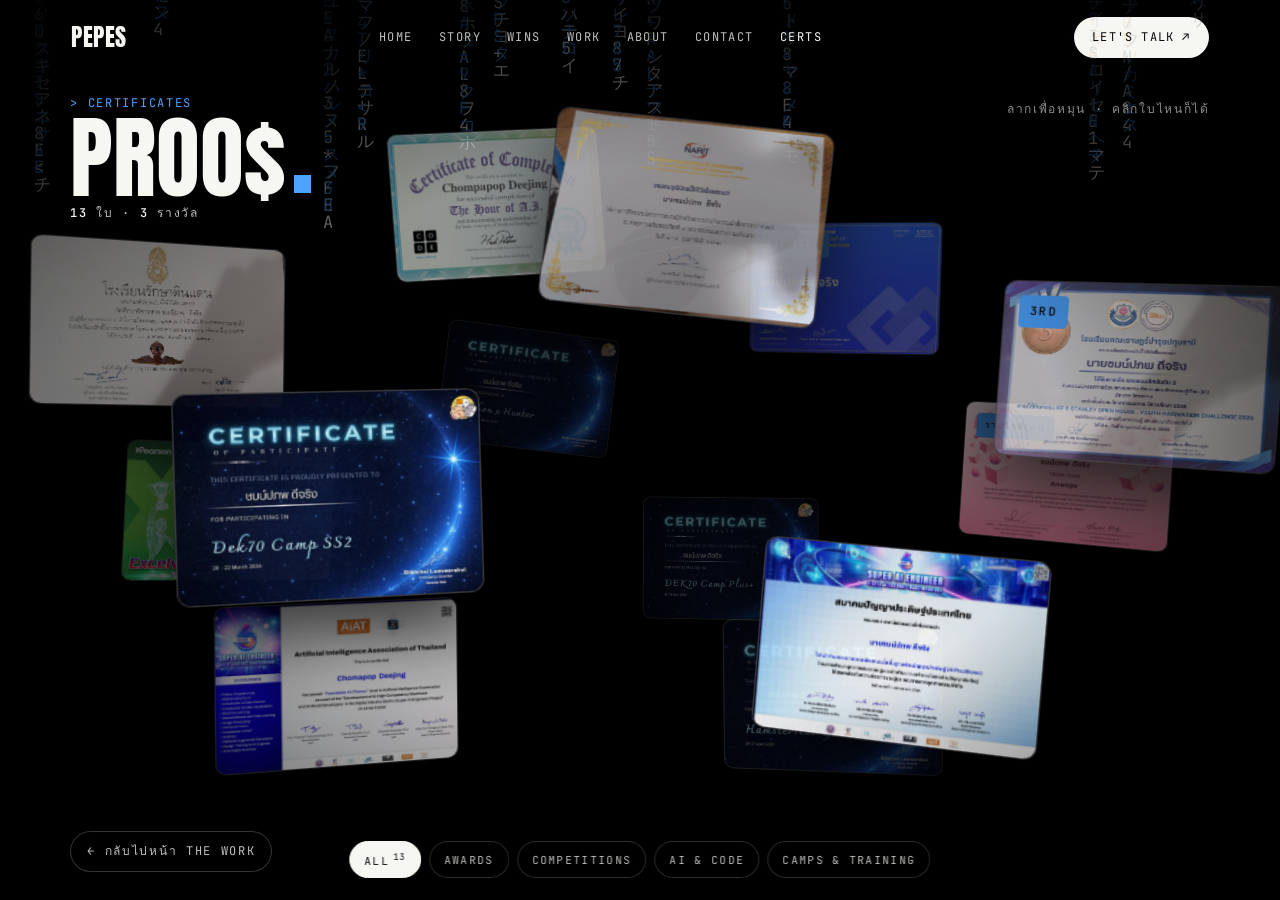
<file: certificates.html>
<!doctype html>
<html lang="th" style="background:#0b0b0b">
<head>
  <meta charset="utf-8">
  <meta name="viewport" content="width=device-width, initial-scale=1, viewport-fit=cover">
  <title>Certificates — PEEPEE</title>
  <meta name="description" content="เกียรติบัตรทั้งหมดของ PEEPEE — ไม่ได้ชนะทุกครั้ง แต่ลงสนามจริงทุกครั้ง">
  <meta name="theme-color" content="#0b0b0b">
  <meta property="og:title" content="Certificates — PEEPEE">
  <meta property="og:image" content="assets/og.png">
  <meta name="twitter:card" content="summary_large_image">
  <link rel="icon" href="assets/favicon.svg" type="image/svg+xml">
  <link rel="preconnect" href="https://fonts.googleapis.com">
  <link rel="preconnect" href="https://fonts.gstatic.com" crossorigin>
  <link rel="stylesheet" href="https://fonts.googleapis.com/css2?family=Anton&family=IBM+Plex+Sans+Thai:wght@400;500;600;700&family=JetBrains+Mono:wght@400;500&display=swap">
  <link rel="stylesheet" href="css/style.css">
  <script>document.documentElement.classList.add('js')</script>
</head>
<body>
<a class="skip" href="#main">ข้ามไปเนื้อหา</a>

<header class="nav" id="nav">
  <a class="logo" href="index.html" aria-label="Pepes — กลับหน้าแรก">Pepes</a>
  <nav class="links" id="links" aria-label="เมนู">
    <a href="index.html#home">HOME</a>
    <a href="index.html#story">STORY</a>
    <a href="index.html#wins">WINS</a>
    <a href="index.html#work">WORK</a>
    <a href="index.html#about">ABOUT</a>
    <a href="index.html#contact">CONTACT</a>
    <a class="active" href="certificates.html" aria-current="page">CERTS</a>
  </nav>
  <a class="pill" href="index.html#contact">LET'S TALK ↗</a>
  <button class="menu" id="menuBtn" type="button" aria-expanded="false" aria-controls="links">MENU</button>
</header>

<canvas class="mx-rain" aria-hidden="true"></canvas>
<main id="main" class="cx">
  <!-- หน้าเกียรติบัตร: เข้ามาแล้วเจอใบเซอร์ลอยกระจายรอบ ๆ แบบ 3D เลย — ลากเพื่อหมุน / คลิกใบไหนก็ได้เพื่อดูเต็ม
       เพิ่ม/แก้ใบเซอร์ได้ที่ <figure class="ct"> ด้านล่าง (data-cat = หมวดของปุ่มกรอง) -->
  <section class="cx-stage" aria-label="เกียรติบัตร">
    <div class="cx-head">
      <span class="mono cx-tag">&gt; certificates</span>
      <h1 class="cx-title" aria-label="Proof"><span class="mx-word" data-word="PROOF">PROOF</span><span class="sq" aria-hidden="true"></span></h1>
      <span class="mono cx-sub"><b>13</b> ใบ · <b>3</b> รางวัล</span>
    </div>
    <div class="cx-world" id="grid">
      <figure class="ct" tabindex="0" data-cat="compete" data-zoom>
        <div class="ct-card"><img src="assets/certs/guin-cert.jpg" alt="เกียรติบัตร HamsterHub GameJamX" loading="lazy" width="972" height="652"></div>
        <figcaption><span class="mono">Participation</span><b>HamsterHub GameJamX</b><span class="mono">Hamster Hub · 24–27 Apr 2026</span></figcaption>
      </figure>
      <figure class="ct" tabindex="0" data-cat="ai" data-zoom>
        <div class="ct-card"><img src="assets/certs/superai-foundation.jpg" alt="เกียรติบัตร Super AI Engineer SS6 — Foundation AI (Theory)" loading="lazy" width="948" height="652"></div>
        <figcaption><span class="mono">Passed exam</span><b>Super AI Engineer SS6 — Foundation AI (Theory)</b><span class="mono">AiAT · สมาคมปัญญาประดิษฐ์ประเทศไทย · 18 Apr 2026</span></figcaption>
      </figure>
      <figure class="ct" tabindex="0" data-cat="camp" data-zoom>
        <div class="ct-card"><img src="assets/certs/dek70-plus.jpg" alt="เกียรติบัตร DEK70 Camp Plus+" loading="lazy" width="1400" height="990"></div>
        <figcaption><span class="mono">Camp</span><b>DEK70 Camp Plus+</b><span class="mono">Hamster Hub · 16–18 Apr 2026</span></figcaption>
      </figure>
      <figure class="ct" tabindex="0" data-cat="ai" data-zoom>
        <div class="ct-card"><img src="assets/certs/superai-practitioner.jpg" alt="เกียรติบัตร Super AI Engineer SS6 — AI Practitioner" loading="lazy" width="950" height="661"></div>
        <figcaption><span class="mono">Passed</span><b>Super AI Engineer SS6 — AI Practitioner</b><span class="mono">AiAT · สมาคมปัญญาประดิษฐ์ประเทศไทย · 1 Apr 2026</span></figcaption>
      </figure>
      <figure class="ct" tabindex="0" data-cat="compete" data-zoom>
        <div class="ct-card"><img src="assets/certs/mos-excelverse.jpg" alt="เกียรติบัตร MOS Olympic Thailand — Excelverse Challenge 2026" loading="lazy" width="965" height="680"></div>
        <figcaption><span class="mono">Participation</span><b>MOS Olympic Thailand — Excelverse Challenge 2026</b><span class="mono">Pearson · ARIT · 29 Mar 2026</span></figcaption>
      </figure>
      <figure class="ct award" tabindex="0" data-cat="award" data-zoom>
        <div class="ct-card"><span class="ct-badge">รางวัลดีเด่น</span><img src="assets/certs/metaverse-design-delight.jpg" alt="เกียรติบัตร Thailand Metaverse Hackathon #2" loading="lazy" width="972" height="681"></div>
        <figcaption><span class="mono">รางวัลดีเด่น · Design Delight</span><b>Thailand Metaverse Hackathon #2</b><span class="mono">Chula Engineering · Team Anwops · 21 Mar 2026</span></figcaption>
      </figure>
      <figure class="ct" tabindex="0" data-cat="camp" data-zoom>
        <div class="ct-card"><img src="assets/certs/dek70-camp.jpg" alt="เกียรติบัตร Dek70 Camp SS2" loading="lazy" width="955" height="656"></div>
        <figcaption><span class="mono">Camp</span><b>Dek70 Camp SS2</b><span class="mono">Hamster Hub · 20–22 Mar 2026</span></figcaption>
      </figure>
      <figure class="ct" tabindex="0" data-cat="ai" data-zoom>
        <div class="ct-card"><img src="assets/certs/python-hunter.jpg" alt="เกียรติบัตร Python x Hunter" loading="lazy" width="957" height="671"></div>
        <figcaption><span class="mono">Course</span><b>Python x Hunter</b><span class="mono">Hamster Hub · 27 Feb – 6 Mar 2026</span></figcaption>
      </figure>
      <figure class="ct award" tabindex="0" data-cat="award" data-zoom>
        <div class="ct-card"><span class="ct-badge">3rd</span><img src="assets/certs/is-stanley-3rd.jpg" alt="เกียรติบัตร KP &amp; Stanley Youth Innovation Challenge 2025 — IS" loading="lazy" width="866" height="595"></div>
        <figcaption><span class="mono">Award · รองชนะเลิศอันดับ 2</span><b>KP &amp; Stanley Youth Innovation Challenge 2025 — IS</b><span class="mono">โรงเรียนคณะราษฎร์บำรุงปทุมธานี · 6 Feb 2026</span></figcaption>
      </figure>
      <figure class="ct" tabindex="0" data-cat="camp" data-zoom>
        <div class="ct-card"><img src="assets/certs/rd-tower-jump.jpg" alt="เกียรติบัตร ผ่านการทดสอบโดดหอสูง 34 ฟุต" loading="lazy" width="857" height="585"></div>
        <figcaption><span class="mono">Passed · นศท.</span><b>ผ่านการทดสอบโดดหอสูง 34 ฟุต</b><span class="mono">โรงเรียนรักษาดินแดน · 20 Jan 2026</span></figcaption>
      </figure>
      <figure class="ct award" tabindex="0" data-cat="award" data-zoom>
        <div class="ct-card"><span class="ct-badge">Finalist</span><img src="assets/certs/aihack-cert.jpg" alt="เกียรติบัตร 1st Leagues of Code AI Hackathon" loading="lazy" width="990" height="692"></div>
        <figcaption><span class="mono">Award · Finalist</span><b>1st Leagues of Code AI Hackathon</b><span class="mono">Leagues of Code · UTCC · 24–25 May 2025</span></figcaption>
      </figure>
      <figure class="ct" tabindex="0" data-cat="camp" data-zoom>
        <div class="ct-card"><img src="assets/certs/narit.jpg" alt="เกียรติบัตร ผู้ช่วยวิทยากร กิจกรรมนักสื่อสารดาราศาสตร์" loading="lazy" width="871" height="602"></div>
        <figcaption><span class="mono">Training</span><b>ผู้ช่วยวิทยากร กิจกรรมนักสื่อสารดาราศาสตร์</b><span class="mono">NARIT · สถาบันวิจัยดาราศาสตร์แห่งชาติ · 8–9 Feb 2025</span></figcaption>
      </figure>
      <figure class="ct" tabindex="0" data-cat="ai" data-zoom>
        <div class="ct-card"><img src="assets/certs/codeorg-hour-of-ai.jpg" alt="เกียรติบัตร The Hour of A.I." loading="lazy" width="916" height="610"></div>
        <figcaption><span class="mono">Completion</span><b>The Hour of A.I.</b><span class="mono">Code.org · Online</span></figcaption>
      </figure>
    </div>
    <div class="cx-hud" aria-live="polite"><span class="mono cx-hud-m"></span><b class="cx-hud-t"></b></div>
    <div class="ct-bar cx-bar" role="toolbar" aria-label="กรองเกียรติบัตร">
      <button type="button" class="chip on" data-f="all">All<sup>13</sup></button>
      <button type="button" class="chip" data-f="award">Awards</button>
      <button type="button" class="chip" data-f="compete">Competitions</button>
      <button type="button" class="chip" data-f="ai">AI &amp; Code</button>
      <button type="button" class="chip" data-f="camp">Camps &amp; Training</button>
    </div>
    <span class="mono cx-hint">ลากเพื่อหมุน · คลิกใบไหนก็ได้</span>
    <a class="mono cx-back" href="index.html#work">← กลับไปหน้า THE WORK</a>
  </section>
</main>

<script src="js/rain.js" defer></script>
<script src="js/certs.js" defer></script>
</body>
</html>
</file>
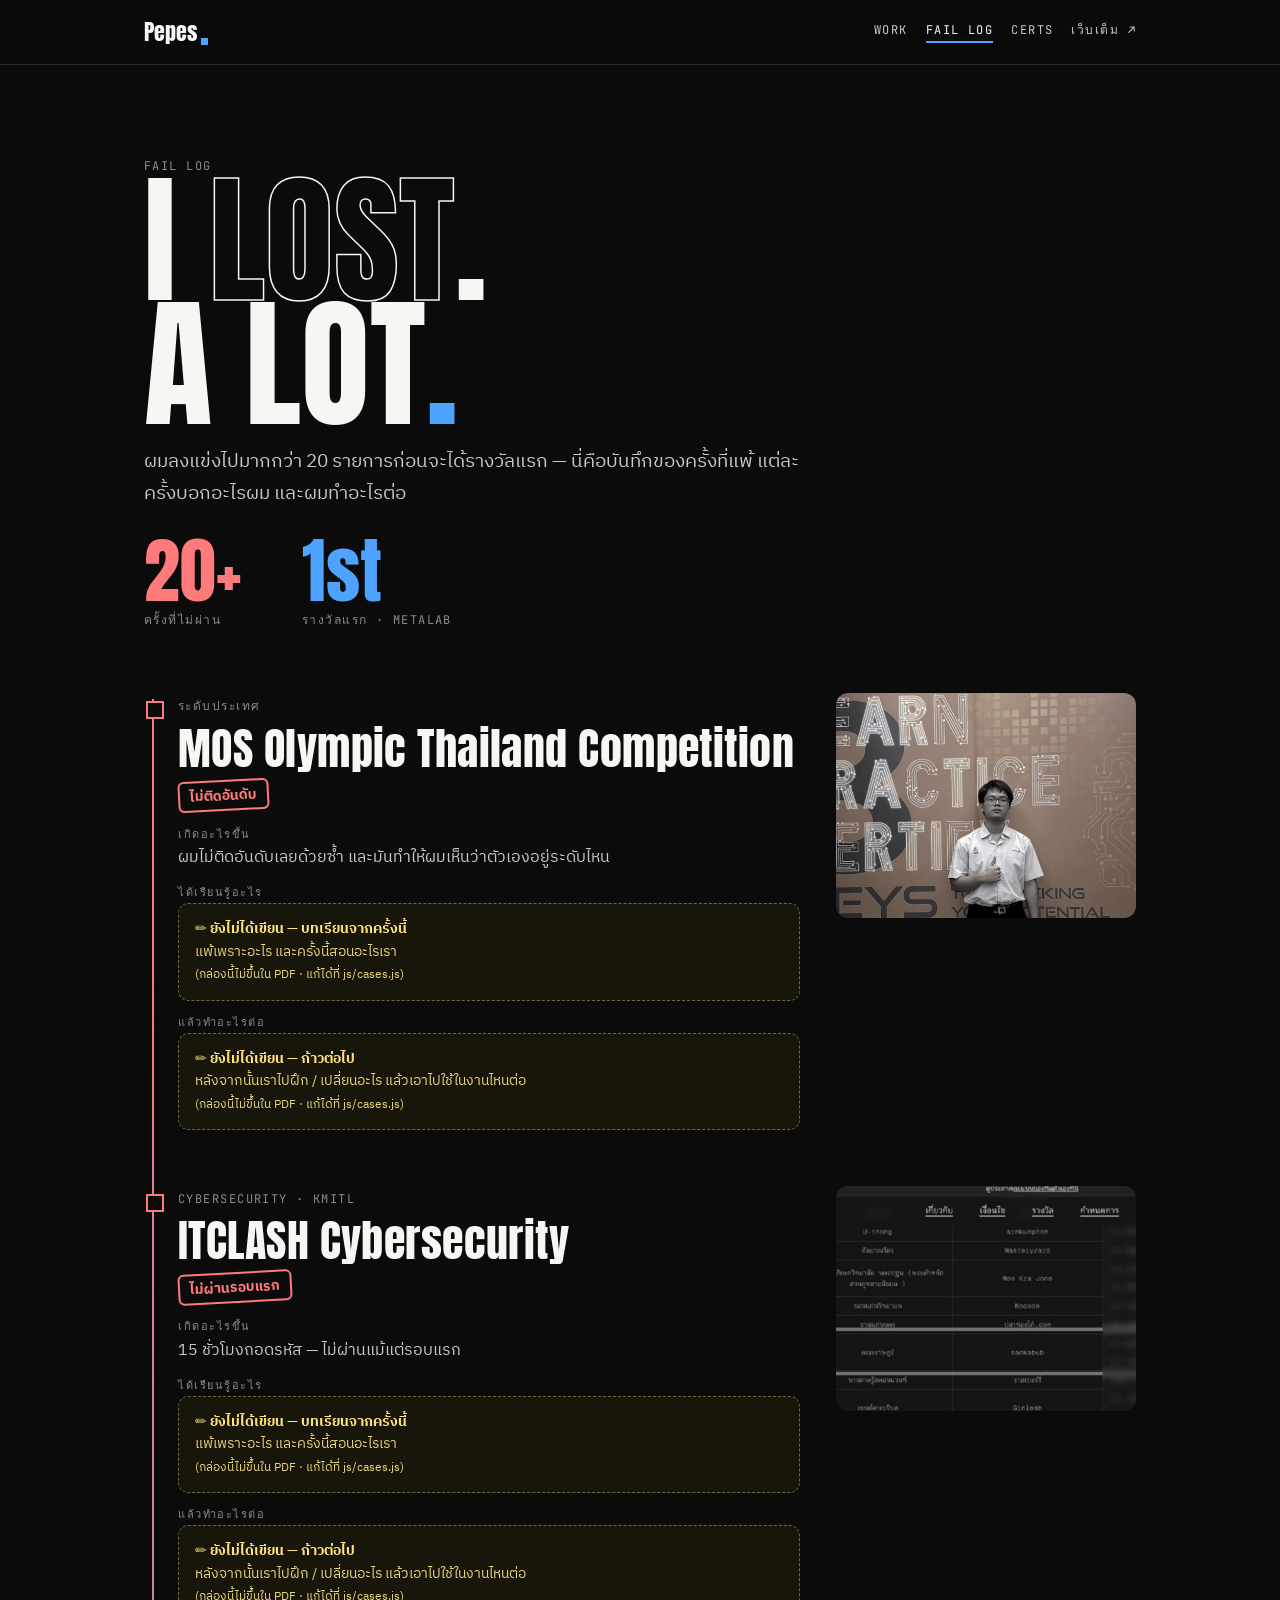
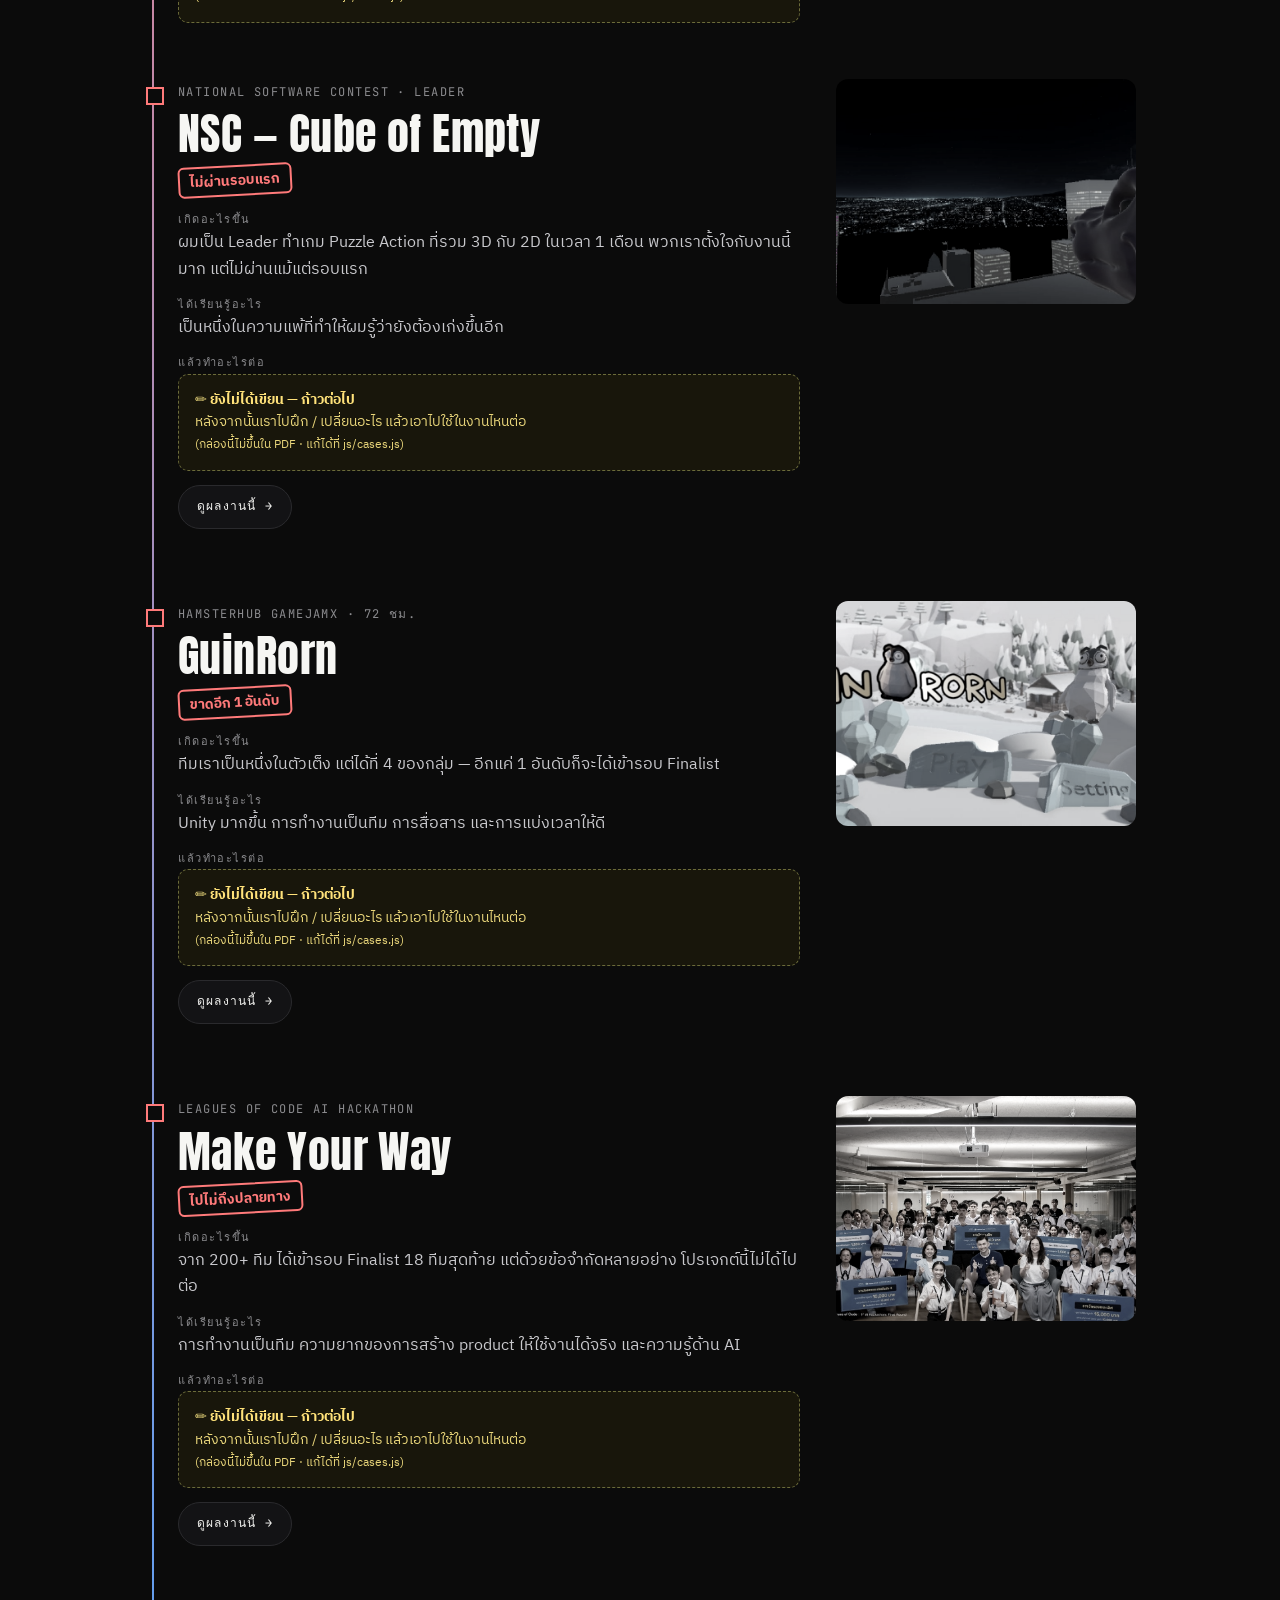
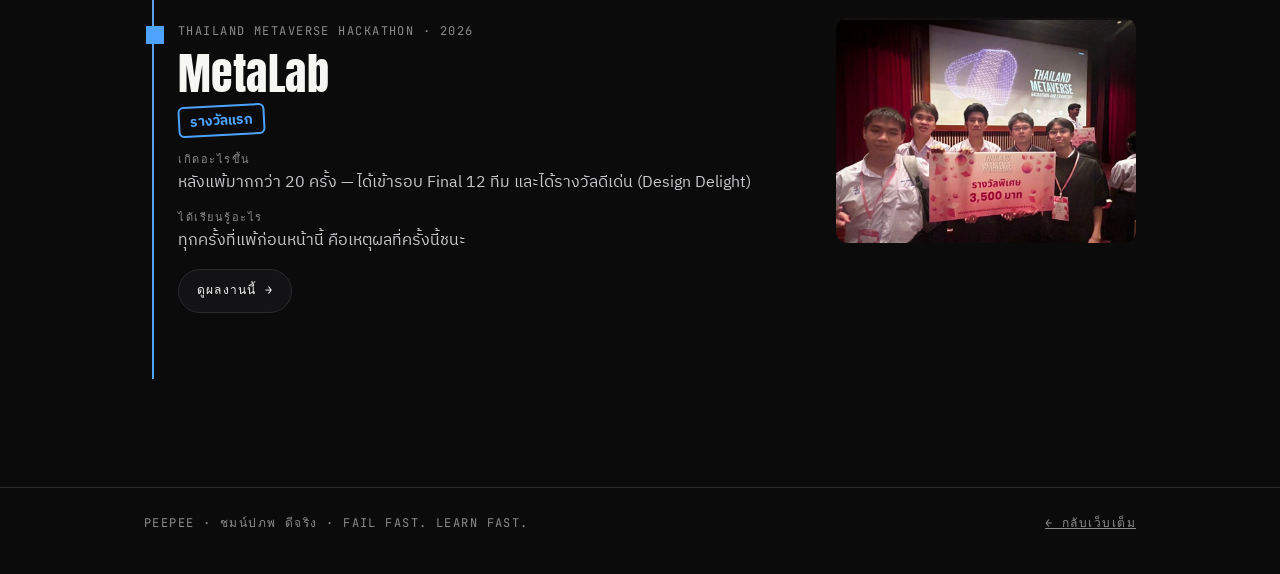
<file: fail-log.html>
<!doctype html>
<html lang="th">
<head>
  <meta charset="utf-8">
  <meta name="viewport" content="width=device-width, initial-scale=1, viewport-fit=cover">
  <title>Fail log — PEEPEE</title>
  <meta name="description" content="ทุกครั้งที่ PEEPEE แพ้ และสิ่งที่ได้เรียนรู้จากมัน">
  <meta name="theme-color" content="#0b0b0b">
  <link rel="icon" href="assets/favicon.svg" type="image/svg+xml">
  <link rel="preconnect" href="https://fonts.googleapis.com">
  <link rel="preconnect" href="https://fonts.gstatic.com" crossorigin>
  <link rel="stylesheet" href="https://fonts.googleapis.com/css2?family=Anton&family=IBM+Plex+Sans+Thai:wght@400;500;600;700&family=JetBrains+Mono:wght@400;500&display=swap">
  <link rel="stylesheet" href="css/sub.css">
</head>
<body data-page="fail">
<header class="sb"><div class="wrap">
  <a class="sb-logo" href="index.html">Pepes<i></i></a>
  <nav aria-label="เมนู">
    <a href="index.html#work">WORK</a>
    <a href="fail-log.html" aria-current="page">FAIL LOG</a>
    <a class="opt" href="certificates.html">CERTS</a>
    <a class="opt" href="index.html">เว็บเต็ม ↗</a>
  </nav>
</div></header>
<main class="wrap">
  <section class="fl-hero">
    <span class="mono">Fail log</span>
    <h1>I <s>LOST</s>.<br>A LOT<span class="hl">.</span></h1>
    <p>ผมลงแข่งไปมากกว่า 20 รายการก่อนจะได้รางวัลแรก — นี่คือบันทึกของครั้งที่แพ้ แต่ละครั้งบอกอะไรผม และผมทำอะไรต่อ</p>
    <div class="fl-count"><div><b>20+</b><span class="mono">ครั้งที่ไม่ผ่าน</span></div><div><b>1st</b><span class="mono">รางวัลแรก · MetaLab</span></div></div>
  </section>
  <div class="fl-list" id="flList"></div>
</main>
<footer class="sf"><div class="wrap"><span class="mono">PEEPEE · ชมน์ปภพ ดีจริง · Fail fast. Learn fast.</span><a class="mono" href="index.html">← กลับเว็บเต็ม</a></div></footer>
<script src="js/cases.js"></script>
<script src="js/sub.js"></script>
</body>
</html>
</file>
<file: css/style.css>
/* =========================================================
   PEEPEE — Portfolio
   สี: ดำ / ขาว เป็นหลัก — ฟ้าใช้น้อยที่สุด
   ========================================================= */
:root{
  color-scheme:dark;
  --ink:#0b0b0b;
  --ink-2:#121213;
  --ink-3:#1d1d1f;
  --paper:#f6f6f3;
  --paper-2:#dfdfda;
  --dim:#bfbfbc;
  --mute:#8b8b8e;
  --mute-l:#6b6b68;
  --line:#2a2a2d;
  --line-l:#d4d4cf;
  --blue:#4da3ff;

  --display:"Anton","Impact","Arial Narrow",sans-serif;
  --body:"IBM Plex Sans Thai","Noto Sans Thai",system-ui,sans-serif;
  --mono:"JetBrains Mono",ui-monospace,Menlo,monospace;

  --gut:clamp(16px,5.5vw,80px);
  --nav-h:76px;
}
*{box-sizing:border-box}
html{scroll-behavior:smooth;-webkit-text-size-adjust:100%;overflow-x:clip}
body{margin:0;background:var(--ink);color:var(--paper);font-family:var(--body);font-size:16px;line-height:1.6;overflow-x:clip;-webkit-font-smoothing:antialiased}
a{color:inherit;text-decoration:none}
img{max-width:100%;display:block}
h1,h2,h3{margin:0;font-weight:400}
:focus-visible{outline:2px solid var(--blue);outline-offset:3px}
.wrap{padding-inline:var(--gut)}
.mono{font-family:var(--mono);font-size:12px;letter-spacing:.14em;text-transform:uppercase;color:var(--mute)}
.mono.on{color:var(--paper)}
.dot{display:inline-block;width:8px;height:8px;border-radius:50%;background:var(--blue);margin-right:8px;vertical-align:middle}
.big{font-family:var(--display);line-height:.9;letter-spacing:-.005em;text-wrap:balance}
.outline{color:transparent;-webkit-text-stroke:2px var(--paper)}
.skip{position:absolute;left:-999px;top:8px;z-index:100;background:var(--paper);color:var(--ink);padding:8px 12px}
.skip:focus{left:8px}

/* ---------- NAV ---------- */
.nav{position:fixed;inset:0 0 auto;z-index:30;display:flex;align-items:center;justify-content:space-between;gap:24px;
  padding:calc(16px + env(safe-area-inset-top,0px)) var(--gut) 16px;background:transparent;mix-blend-mode:difference}
.nav:has(.links.open){mix-blend-mode:normal;background:var(--ink)}
.logo{font-family:var(--display);font-size:24px;letter-spacing:.02em;text-transform:uppercase}
.links{display:flex;gap:26px}
.links a{font-family:var(--mono);font-size:12px;letter-spacing:.12em;color:var(--dim);transition:color .2s}
.links a sup{color:var(--mute);font-size:9px;margin-right:4px}
.links a:hover,.links a.active{color:var(--paper)}
.links a.active sup{color:var(--blue)}
.pill{font-family:var(--mono);font-size:12px;letter-spacing:.1em;padding:11px 18px;border-radius:999px;background:var(--paper);color:var(--ink);white-space:nowrap;transition:background .2s}
.pill:hover{background:var(--blue)}
.menu{display:none;background:none;border:1px solid var(--line);color:var(--paper);font-family:var(--mono);font-size:12px;letter-spacing:.12em;padding:10px 14px;border-radius:999px;cursor:pointer}
@media (max-width:960px){
  .links{position:fixed;inset:var(--nav-h) 0 auto;flex-direction:column;gap:0;background:var(--ink);border-bottom:1px solid var(--line);padding:8px var(--gut) 20px;transform:translateY(-8px);opacity:0;pointer-events:none;transition:opacity .2s,transform .2s}
  .links.open{opacity:1;transform:none;pointer-events:auto}
  .links a{padding:14px 0;border-bottom:1px solid var(--line);font-size:14px}
  .pill{display:none}.menu{display:block}
}

/* ---------- HERO ---------- */
.hero{padding-top:calc(var(--nav-h) + 36px + env(safe-area-inset-top,0px));padding-bottom:48px}
.hero-meta{display:flex;justify-content:space-between;align-items:center;gap:16px;flex-wrap:wrap}
.wm{--s:min(calc((100vw - 2 * var(--gut)) / 1.5), 78vh);display:flex;align-items:flex-end;gap:clamp(8px,1.6vw,24px);padding-block:clamp(24px,3.4vw,44px);overflow:hidden}
.wm h1{font-family:var(--display);white-space:nowrap;line-height:.8;letter-spacing:-.005em;font-size:var(--s);display:flex}
.wm h1 span{display:inline-block;animation:up .9s cubic-bezier(.2,.8,.2,1) both}
.wm h1 span:nth-child(2){animation-delay:.08s}.wm h1 span:nth-child(3){animation-delay:.16s}
.wm .sq{flex:none;width:calc(var(--s) * .16);aspect-ratio:1;background:var(--paper);margin-bottom:calc(var(--s) * .012)}
.js .wm .sq{visibility:hidden}.js .wm .sq.in{visibility:visible}
.roller{position:fixed;left:0;top:0;background:var(--paper);z-index:51}
@keyframes up{from{transform:translateY(18%);opacity:0}to{transform:none;opacity:1}}
.intro{display:grid;grid-template-columns:1.4fr 1fr auto;gap:24px;align-items:end;padding-top:26px}
.intro strong{display:block;font-weight:500;font-size:clamp(18px,1.6vw,22px)}
.intro p{margin:2px 0 0;color:var(--mute)}
.intro .scroll{display:flex;gap:10px;align-items:center}
.intro .scroll b{color:var(--paper);font-size:18px;font-weight:400}
@media (max-width:700px){.intro{grid-template-columns:1fr}.intro .scroll{display:none}}


/* ---------- STORY (one beat per screen) ---------- */
.scene{min-height:100vh;min-height:100svh;display:grid;place-items:center;padding:calc(var(--nav-h) + 24px) var(--gut) 48px}
.focus{will-change:opacity,transform}
.opener{font-weight:700;font-size:clamp(48px,9vw,140px);line-height:1.2;text-align:center}
.beat{max-width:min(100%,1100px)}
.beat h3{font-family:var(--body);font-weight:600;font-size:clamp(40px,6.6vw,104px);line-height:1.05;letter-spacing:.01em}
.beat h3.beat-big{font-family:var(--display);font-weight:400;font-size:clamp(88px,15vw,220px);line-height:.9;letter-spacing:0}
.beat p{margin:clamp(12px,1.6vw,22px) 0 0;color:var(--dim);font-weight:500;font-size:clamp(18px,2vw,28px);line-height:1.55;padding-left:.2em}
.motto{place-items:center stretch}
.motto-in{display:flex;justify-content:space-between;align-items:flex-end;gap:24px;flex-wrap:wrap;width:100%}
.motto-type{display:flex;flex-direction:column;font-family:var(--display);font-size:clamp(60px,13.5vw,210px);line-height:.92}
.motto-in p{margin:0 0 1.2em;color:var(--dim);font-size:clamp(15px,1.3vw,18px)}

/* ---------- LIGHT PANELS ---------- */
.panel-wrap{padding-block:clamp(56px,8vw,120px)}
.panel{background:var(--paper);color:var(--ink);padding:clamp(28px,5vw,72px);max-width:1440px;margin-inline:auto}
.panel .mono{color:var(--mute-l)}
.panel .big{font-size:clamp(54px,10vw,150px)}
.grow{transform-origin:50% 30%;transition:transform 1s cubic-bezier(.2,.8,.2,1),opacity .8s ease}
.js .grow.pre{transform:scale(.94) translateY(40px);opacity:.35}

.ph{position:relative;background:var(--ink-3);border-radius:4px;aspect-ratio:3/2;display:grid;place-items:center;overflow:hidden;max-width:100%}
.ph::after{content:attr(data-label);position:absolute;left:14px;bottom:12px;font-family:var(--mono);font-size:11px;letter-spacing:.14em;text-transform:uppercase;color:var(--mute)}
.ph-light{background:var(--paper-2)}.ph-light::after{color:var(--mute-l)}


/* ---------- THE BLOCK in the story ---------- */
.cube{position:relative;width:132px;height:72px;margin-bottom:18px}
.cube i{position:absolute;left:14px;bottom:0;width:40px;height:40px;background:var(--paper)}
.cube .floor{position:absolute;left:0;right:0;bottom:-1px;height:1px;background:var(--line)}
.cube .step,.cube .pin{display:none}
/* I LOSE — the block tips over and lands on its side */
.c-lose i{transform-origin:100% 100%}
.c-lose.on i{animation:tip 1.1s cubic-bezier(.5,0,.5,1) .15s both}
@keyframes tip{0%{transform:none;background:var(--paper)}55%{transform:rotate(92deg);background:var(--paper)}70%{transform:rotate(84deg)}82%{transform:rotate(91deg)}100%{transform:rotate(90deg);background:transparent;box-shadow:inset 0 0 0 1.5px var(--mute)}}
/* I SEE WHERE I STAND — a blue pin drops above it */
.c-stand .pin{display:block;position:absolute;left:28px;top:-2px;width:12px;height:12px;border-radius:50%;background:var(--blue);opacity:0}
.c-stand .pin::after{content:"";position:absolute;inset:-6px;border-radius:50%;border:1px solid var(--blue);opacity:0}
.c-stand.on .pin{animation:pin .6s cubic-bezier(.3,1.6,.5,1) .2s both}
.c-stand.on .pin::after{animation:ring 1.6s ease-out .8s infinite}
@keyframes pin{from{opacity:0;transform:translateY(-24px)}to{opacity:1;transform:none}}
@keyframes ring{from{opacity:.8;transform:scale(.6)}to{opacity:0;transform:scale(2)}}
/* I GET IT BETTER — it hops up onto a higher step */
.c-better .step{display:block;position:absolute;left:70px;bottom:0;width:62px;height:26px;border:1px solid var(--line);border-bottom:0;background:var(--ink-2)}
.c-better.on i{animation:hop .9s cubic-bezier(.3,0,.3,1) .2s both}
@keyframes hop{0%{transform:none}20%{transform:scaleY(.8) translateY(4px)}55%{transform:translate(38px,-52px) rotate(-90deg)}80%{transform:translate(64px,-26px) rotate(-90deg) scaleY(.9)}100%{transform:translate(64px,-26px) rotate(-90deg)}}

/* ---------- STORY RECORDS (lost / entered) ---------- */
.rec{list-style:none;margin:clamp(22px,3vw,36px) 0 0;padding:0;display:grid;gap:12px;max-width:760px}
.rec li{display:grid;grid-template-columns:64px 1fr auto;gap:20px;align-items:baseline;font-size:clamp(16px,1.5vw,19px);transition:opacity .5s ease,transform .6s cubic-bezier(.2,.8,.2,1)}
.rec .yr{color:var(--mute)}
.rec .nm{color:var(--paper);font-weight:500}
.rec .res{color:var(--mute);font-size:.9em;white-space:nowrap}
.c-stand ~ .rec li:first-child .res{color:var(--blue)}
.js .beat:not(.seen) .rec li{opacity:0;transform:translateY(14px)}
.beat.seen .rec li:nth-child(2){transition-delay:.12s}.beat.seen .rec li:nth-child(3){transition-delay:.24s}.beat.seen .rec li:nth-child(4){transition-delay:.36s}
@media (max-width:600px){.rec li{grid-template-columns:48px 1fr;gap:4px 14px}.rec .res{grid-column:2;white-space:normal}}

/* ---------- OPPORTUNITY — a blue block (the chance) arrives, the white block grabs it ---------- */
.cube .o{display:none}
.c-opp .o,.c-grab .o{display:block;position:absolute;left:88px;bottom:30px;width:16px;height:16px;background:var(--blue);z-index:2}
.c-grab .o{animation:bob 2.4s ease-in-out infinite}
.c-opp .o{opacity:0;transform:translateX(110px) rotate(180deg)}
.c-opp.on .o{animation:oppIn 1.5s cubic-bezier(.2,.8,.2,1) .25s forwards, bob 2.4s ease-in-out 1.75s infinite}
.c-opp.on i{animation:look 1.2s ease-in-out 1s both}
@keyframes oppIn{0%{opacity:0;transform:translateX(110px) rotate(180deg)}30%{opacity:1}100%{opacity:1;transform:none}}
@keyframes bob{0%,100%{translate:0 0}50%{translate:0 -8px}}
@keyframes look{0%,100%{transform:none}35%{transform:translateX(5px) skewX(-6deg)}65%{transform:translateX(3px)}}
/* the grab: white squats, leaps onto the blue block; the blue block ends up inside it */
.c-grab.on i{animation:leap .95s cubic-bezier(.3,0,.3,1) .25s both}
.c-grab.on .o{animation:caught .95s cubic-bezier(.3,0,.3,1) .25s both, glow 1.8s ease-in-out 1.3s infinite}
@keyframes leap{0%{transform:none}22%{transform:translateY(4px) scale(1.08,.8)}58%{transform:translate(34px,-54px) rotate(-90deg)}86%{transform:translate(62px,0) rotate(-180deg) scale(1.1,.86)}100%{transform:translate(62px,0) rotate(-180deg)}}
@keyframes caught{0%,55%{transform:none}86%,100%{transform:translateY(18px) scale(.5)}}
@keyframes glow{0%,100%{box-shadow:0 0 0 0 rgba(77,163,255,.0)}50%{box-shadow:0 0 0 6px rgba(77,163,255,.35)}}
/* words */
/* key words light up blue when they come into view */
.hl{font-style:normal;transition:color .8s ease .45s}
.hl.lit{color:var(--blue)}
.vs .hl{transition-delay:1.05s}
.motto-type .hl{transition-delay:.3s}
.beat .grab-w{font-style:normal;background:linear-gradient(var(--blue),var(--blue)) no-repeat 0 94%/0% .09em;transition:background-size .6s cubic-bezier(.6,0,.2,1) 1s}
.beat.seen .grab-w{background-size:100% .09em}

/* ---------- GIVE — the blue core is shared out to the other blocks ---------- */
.c-give{width:240px;max-width:100%}
.c-give .core{position:absolute;left:26px;bottom:12px;width:16px;height:16px;background:var(--blue);transform:scale(.5);z-index:2;animation:glow 1.8s ease-in-out infinite}
.c-give .k{position:absolute;bottom:0;width:14px;height:14px;background:#38383b}
.c-give .k1{left:90px;--dx:-63px;--d:.35s}.c-give .k2{left:128px;--dx:-101px;--d:.5s}.c-give .k3{left:166px;--dx:-139px;--d:.65s}.c-give .k4{left:204px;--dx:-177px;--d:.8s}
.c-give .k::before{content:"";position:absolute;left:3px;top:3px;width:8px;height:8px;background:var(--blue);opacity:0}
.c-give.on i{animation:giveHop .5s cubic-bezier(.3,0,.3,1) .1s both}
.c-give.on .k::before{animation:toss .7s cubic-bezier(.3,0,.4,1) var(--d) both}
.c-give.on .k{animation:receive .5s ease-out calc(var(--d) + .65s) both}
@keyframes giveHop{0%,100%{transform:none}40%{transform:translateY(3px) scale(1.06,.9)}70%{transform:translateY(-8px)}}
@keyframes toss{0%{opacity:1;transform:translate(var(--dx),-13px)}50%{opacity:1;transform:translate(calc(var(--dx) * .5),-58px) rotate(180deg)}100%{opacity:1;transform:none rotate(360deg)}}
@keyframes receive{0%{background:#38383b;transform:none}35%{transform:scale(1.25,.75)}100%{background:var(--blue);transform:none}}

/* ---------- LOSS LOG ---------- */
.losslog{max-width:1200px;margin-inline:auto;padding-block:clamp(24px,4vw,60px) clamp(80px,10vw,140px)}
.ll-head{display:flex;justify-content:space-between;gap:16px;padding-bottom:6px}
.loss{display:grid;grid-template-columns:minmax(0,5fr) minmax(0,7fr);gap:clamp(28px,5vw,72px);align-items:center;padding-block:clamp(44px,7vw,96px)}
.loss:nth-of-type(even) .l-pics{order:-1}
.l-info{display:flex;flex-direction:column;align-items:flex-start;gap:14px;position:relative}
.l-info>*{transition:opacity .6s ease,transform .7s cubic-bezier(.2,.8,.2,1)}
.l-info>:nth-child(2){transition-delay:.08s}.l-info>:nth-child(3){transition-delay:.16s}.l-info>:nth-child(4){transition-delay:.24s}.l-info>:nth-child(5){transition-delay:.32s}
.js .loss:not(.go) .l-info>*:not(.l-stamp){opacity:0;transform:translateY(22px)}
.l-no{color:var(--paper)}
.loss h4{margin:0;font-family:var(--display);font-weight:400;font-size:clamp(40px,5.4vw,78px);line-height:.95;text-transform:uppercase;text-wrap:balance}
.l-info p{margin:0;color:var(--dim);font-size:clamp(15px,1.3vw,17px);line-height:1.65;max-width:30em}
.l-meter{display:flex;align-items:baseline;gap:14px;margin-top:4px}
.l-big{font-family:var(--display);font-weight:400;font-size:clamp(48px,6vw,92px);line-height:1;color:var(--paper);font-variant-numeric:tabular-nums;transition:color .6s}
.loss.stamped .l-big{color:#5a5a5e}
.l-info .l-take{color:var(--paper);font-weight:600;font-size:clamp(17px,1.6vw,21px)}
.l-stamp{position:absolute;right:14px;top:14px;z-index:3;padding:.1em .45em;border:3px solid var(--paper);border-radius:6px;font-weight:700;font-size:clamp(18px,1.8vw,24px);color:var(--paper);transform:rotate(-8deg);opacity:0;pointer-events:none;background:rgba(11,11,11,.6)}
.loss.stamped .l-stamp{animation:lstamp .5s cubic-bezier(.5,0,.3,1.4) both}
@keyframes lstamp{0%{opacity:0;transform:rotate(-16deg) scale(2.4)}60%{opacity:1;transform:rotate(-7deg) scale(.92)}100%{opacity:1;transform:rotate(-8deg) scale(1)}}
/* photos: wipe in, go grey once the stamp lands, colour back on hover */
.l-pics{position:relative;transition:clip-path 1s cubic-bezier(.7,0,.2,1)}
.js .loss:not(.go) .l-pics{clip-path:inset(0 0 0 100%)}
.loss.go .l-pics{clip-path:inset(0 0 0 0)}
.l-pics figure{margin:0;overflow:hidden;border-radius:4px;background:var(--ink-3);cursor:zoom-in}
.l-pics img{width:100%;height:100%;object-fit:cover;display:block;transition:filter 1s ease,transform .8s cubic-bezier(.2,.8,.2,1)}
.loss.stamped .l-pics img{filter:grayscale(1) brightness(.75)}
.loss .l-pics figure:hover img{filter:none;transform:scale(1.04)}
.l-pics.two{display:grid;grid-template-columns:1.5fr 1fr;gap:12px;align-items:end}
.l-pics.two figure:first-child{aspect-ratio:16/10}
.l-pics.two figure:last-child{aspect-ratio:3/2;transform:translateY(28px) rotate(2deg)}
.l-pics.one figure{aspect-ratio:3/1}
.l-pics.reel{aspect-ratio:2.25/1}
@media (max-width:860px){.loss{grid-template-columns:1fr}.loss:nth-of-type(even) .l-pics{order:0}.l-pics.two figure:last-child{transform:translateY(16px) rotate(2deg)}}

/* LOSS LOG lives inside the I LOSE scene: three compact cards */
.beat.has-log{max-width:min(100%,1200px);width:100%}
.losslog{max-width:none;margin:clamp(36px,5vw,64px) 0 0;padding:0}
.ll-head{padding-bottom:14px}
.ll-grid{display:grid;grid-template-columns:repeat(3,minmax(0,1fr));gap:clamp(18px,2.4vw,32px);align-items:start}
.ll-grid .loss{grid-template-columns:1fr;gap:16px;padding:0;align-items:start}
.ll-grid .loss .l-pics{order:-1}
.ll-grid .l-info{gap:8px}
.ll-grid .loss h4{font-size:clamp(24px,2.3vw,34px);line-height:1}
.ll-grid .l-info p{font-size:14px;line-height:1.6;padding:0;margin:0;font-weight:400}
.ll-grid .l-info .l-take{font-size:15px;font-weight:600;color:var(--paper)}
.ll-grid .l-meter{margin:2px 0}
.l-tag{display:inline-block;border:1px solid var(--line);border-radius:999px;padding:4px 10px;color:var(--paper)}
.ll-grid .l-big{font-size:clamp(30px,3vw,46px)}
.ll-grid .l-stamp{font-size:15px;top:10px;right:10px;border-width:2px}
.ll-grid .l-pics{aspect-ratio:16/10}
.ll-grid .l-pics.two{display:block}
.ll-grid .l-pics.two figure:first-child{position:absolute;inset:0;aspect-ratio:auto}
.ll-grid .l-pics.two figure:last-child{position:absolute;right:-8px;bottom:-14px;width:44%;aspect-ratio:3/2;transform:rotate(3deg);box-shadow:0 8px 24px rgba(0,0,0,.5);z-index:2}
.ll-grid .l-pics.one figure{position:absolute;inset:0;aspect-ratio:auto}
.ll-grid .l-pics.one img{object-position:30% 50%}
.ll-grid .l-pics.reel{aspect-ratio:16/10}
@media (max-width:900px){.ll-grid{grid-template-columns:1fr;gap:44px}.ll-grid .loss .l-pics{order:-1}}

/* WHERE I STAND — entries that got somewhere: blue stamp, photos stay in colour */
.ll-grid.two{grid-template-columns:repeat(2,minmax(0,1fr));gap:clamp(40px,5vw,72px) clamp(24px,3vw,44px)}
.entry .l-stamp{border-color:var(--blue);color:var(--blue)}
.entry.stamped .l-pics img{filter:none}
.entry.stamped .l-big{color:var(--blue)}
.l-learn{color:var(--paper)!important}
.l-learn .mono{display:block;margin-bottom:2px;color:var(--blue)}
.l-stats{display:flex;flex-wrap:wrap;gap:8px 18px;align-items:baseline;font-size:14px;color:var(--mute)}
.l-stats b{font-family:var(--display);font-weight:400;font-size:26px;color:var(--paper);margin-right:4px}
.l-link{display:inline-flex;align-items:center;gap:8px;margin-top:4px;padding:10px 16px;border:1px solid var(--blue);border-radius:999px;color:var(--blue);font-size:14px;font-weight:500;transition:background .2s,color .2s}
.l-link:hover{background:var(--blue);color:var(--ink)}
@media (max-width:900px){.ll-grid.two{grid-template-columns:1fr}}

/* swipeable photo reels — drag, swipe, scroll sideways, or use the arrows */
.rl-track{position:absolute;inset:0;display:flex;overflow-x:auto;overflow-y:hidden;scroll-snap-type:x mandatory;scrollbar-width:none;border-radius:4px;overscroll-behavior-x:contain;cursor:grab}
.rl-track::-webkit-scrollbar{display:none}
.rl-track.dragging{cursor:grabbing;scroll-snap-type:none}
.rl-track figure{flex:0 0 100%;scroll-snap-align:start;border-radius:0}
.rl-track img{pointer-events:none;-webkit-user-drag:none;user-select:none}
.reel-dots{position:absolute;left:12px;bottom:12px;display:flex;gap:6px;z-index:2}
.reel-dots button{width:9px;height:9px;padding:0;border:0;background:rgba(246,246,243,.35);cursor:pointer;transition:background .3s,transform .3s}
.reel-dots button.on{background:var(--paper);transform:scale(1.25)}
.rl-ui{position:absolute;right:10px;bottom:10px;z-index:2;display:flex;align-items:center;gap:6px;background:rgba(11,11,11,.7);backdrop-filter:blur(6px);border-radius:999px;padding:4px}
.rl-ui button{width:30px;height:30px;border:0;border-radius:50%;background:transparent;color:var(--paper);font-size:15px;cursor:pointer;transition:background .2s,color .2s}
.rl-ui button:hover{background:var(--paper);color:var(--ink)}
.rl-count{color:var(--paper);font-size:11px;min-width:40px;text-align:center}
.l-pics.reel .l-stamp{z-index:3}



/* ---------- VERSUS ---------- */
.versus{padding-block:clamp(56px,8vw,110px)}
.vs-in{max-width:1000px;margin-inline:auto}
.vs-list{list-style:none;margin:20px 0 0;padding:0}
.vs{display:grid;grid-template-columns:1fr 1fr;gap:8px 40px;align-items:baseline;padding-block:clamp(16px,2vw,26px)}
.vs p{margin:0;line-height:1.3}
.them{position:relative;justify-self:start;color:var(--mute);font-size:clamp(20px,2.4vw,32px)}
.them::after{content:"";position:absolute;left:-2px;right:-2px;top:55%;height:2px;background:var(--mute);transform:scaleX(0);transform-origin:left;transition:transform .6s cubic-bezier(.6,0,.2,1)}
.me{font-weight:600;font-size:clamp(24px,3vw,40px);color:var(--paper);transition:opacity .6s ease .45s,transform .7s cubic-bezier(.2,.8,.2,1) .45s}
.vs.on .them::after{transform:scaleX(1)}
.js .vs:not(.on) .me{opacity:0;transform:translateX(-16px)}
@media (max-width:700px){.vs{grid-template-columns:1fr}}

/* ---------- SMALL WINS ---------- */
.wins{padding-block:clamp(72px,10vw,140px)}
.wins-in{max-width:1000px;margin-inline:auto}
.wins-head{display:flex;justify-content:space-between;align-items:flex-end;gap:24px;flex-wrap:wrap;margin-bottom:clamp(28px,4vw,48px)}
.wins-head .big{font-size:clamp(56px,9vw,130px)}
.wins-head p{margin:0;color:var(--mute);font-size:15px}
.win-list{list-style:none;margin:0;padding:0;border-top:1px solid var(--line)}
.win{display:grid;grid-template-columns:72px 1fr auto;gap:8px 24px;align-items:baseline;padding-block:26px;border-bottom:1px solid var(--line);transition:opacity .7s ease,transform .8s cubic-bezier(.2,.8,.2,1)}
.win .yr{color:var(--paper)}
.win:first-child .yr{color:var(--blue)}
.win h3{font-weight:600;font-size:clamp(20px,2.2vw,28px);line-height:1.35}
.before{margin:6px 0 0;color:var(--mute);font-size:15px}
.before b{color:var(--blue);font-weight:400;margin-right:4px}
.win .lvl{white-space:nowrap;font-family:var(--body);letter-spacing:.02em;font-size:14px}
.wreveal{transition:opacity .7s ease,transform .8s cubic-bezier(.2,.8,.2,1)}
.js .wreveal.pre{opacity:0;transform:translateY(28px)}
@media (max-width:600px){.win{grid-template-columns:56px 1fr}.win .lvl{grid-column:2}}

/* SMALL WINS — featured win with photos */
.win-feat{display:grid;grid-template-columns:minmax(0,5fr) minmax(0,6fr);gap:clamp(24px,4vw,56px);align-items:center}
.win-feat figure,.wf-gallery figure{margin:0;overflow:hidden;border-radius:4px;background:var(--ink-3)}
.wf-main{aspect-ratio:1}
.win-feat img,.wf-gallery img{width:100%;height:100%;object-fit:cover;display:block;transition:transform .8s cubic-bezier(.2,.8,.2,1)}
.win-feat:hover .wf-main img,.wf-gallery figure:hover img{transform:scale(1.04)}
.wf-text{display:flex;flex-direction:column;gap:18px;align-items:flex-start}
.wf-tag{color:var(--paper)}
.wf-text h3{font-weight:700;font-size:clamp(30px,3.6vw,48px);line-height:1.2;text-wrap:balance}
.wf-text p{margin:0;color:var(--dim);font-size:clamp(16px,1.4vw,18px);line-height:1.7;max-width:34em}
.wf-stats{display:flex;gap:clamp(24px,4vw,48px);margin:6px 0 0;flex-wrap:wrap}
.wf-stats dt{font-family:var(--display);font-size:clamp(44px,5vw,68px);line-height:1;color:var(--paper)}
.wf-stats div:first-child dt{color:var(--blue)}
.wf-stats dt.th{font-family:var(--body);font-weight:700;font-size:clamp(34px,3.8vw,52px);line-height:1.25}
.wf-stats dd{margin:6px 0 0;color:var(--mute);font-size:14px;max-width:14em}
.wf-gallery{display:grid;grid-template-columns:1.25fr 1fr 1fr;gap:12px;margin-top:clamp(16px,2vw,24px)}
.wf-gallery figure{aspect-ratio:4/3}
@media (max-width:760px){.win-feat{grid-template-columns:1fr}.wf-main{max-width:420px}.wf-gallery{grid-template-columns:1fr 1fr}.wf-gallery figure:first-child{grid-column:1/-1;aspect-ratio:16/9}}

/* SMALL WINS — points with block bullets */
.wf-points{list-style:none;margin:-4px 0 0;padding:0;display:grid;gap:10px;max-width:34em}
.wf-points li{position:relative;padding-left:22px;color:var(--dim);font-size:clamp(15px,1.3vw,17px);line-height:1.6;transition:opacity .5s ease,transform .6s cubic-bezier(.2,.8,.2,1)}
.wf-points li::before{content:"";position:absolute;left:0;top:.62em;width:8px;height:8px;background:var(--paper)}
.wf-points li:nth-child(2)::before{background:var(--blue)}
.js .win-feat:not(.go) .wf-points li{opacity:0;transform:translateX(-14px)}
.win-feat.go .wf-points li:nth-child(1){transition-delay:.5s}.win-feat.go .wf-points li:nth-child(2){transition-delay:.62s}.win-feat.go .wf-points li:nth-child(3){transition-delay:.74s}

/* SMALL WINS — play */
.wf-text h3{display:flex;flex-direction:column;gap:4px}
.wf-en{font-family:var(--display);font-weight:400;font-size:clamp(46px,6vw,84px);line-height:.95;letter-spacing:.005em}
.wf-en b{font-weight:400;color:var(--blue);display:inline-block;transition:transform .6s cubic-bezier(.3,1.6,.5,1)}
.win-feat:hover .wf-en b{transform:rotate(90deg)}
.count{font-variant-numeric:tabular-nums}
/* main photo: THE BLOCK wipes across to reveal it, then it tilts toward the cursor */
.wf-main{position:relative;transform:perspective(900px) rotateX(var(--tx,0deg)) rotateY(var(--ty,0deg));transition:transform .5s cubic-bezier(.2,.8,.2,1)}
.wf-main.tilting{transition:transform .1s linear}
.wf-main::after{content:"";position:absolute;inset:0;background:var(--paper);transform-origin:right;transform:scaleX(0);pointer-events:none}
.js .win-feat:not(.go) .wf-main::after{transform:scaleX(1);transform-origin:left}
.win-feat.go .wf-main::after{animation:wipe 1s cubic-bezier(.7,0,.2,1) both}
@keyframes wipe{0%{transform:scaleX(1);transform-origin:right}100%{transform:scaleX(0);transform-origin:right}}
.js .win-feat:not(.go) .wf-main img{transform:scale(1.25)}
.win-feat.go .wf-main img{transition:transform 1.4s cubic-bezier(.2,.8,.2,1) .2s}
/* "ใช้จริง" lands like a rubber stamp */
.stamp{display:inline-block;padding:0 .28em;border:3px solid var(--paper);border-radius:6px;transform:rotate(-6deg)}
.js .win-feat:not(.go) .stamp{opacity:0;transform:rotate(-14deg) scale(2.2)}
.win-feat.go .stamp{animation:stamp .55s cubic-bezier(.5,0,.3,1.4) 1.1s both}
@keyframes stamp{0%{opacity:0;transform:rotate(-14deg) scale(2.2)}60%{opacity:1;transform:rotate(-5deg) scale(.92)}100%{opacity:1;transform:rotate(-6deg) scale(1)}}
/* gallery: photos arrive scattered and snap into the grid as you scroll (JS drives --p) */
.wf-cap{display:block;margin-top:clamp(28px,4vw,48px);color:var(--mute)}
.wf-gallery{margin-top:14px}
.wf-shot{position:relative;cursor:zoom-in;will-change:transform}
.wf-shot img{scale:1.14}
.wf-shot::after{content:"";position:absolute;top:10px;right:10px;width:14px;height:14px;background:var(--paper);transform:scale(0);transition:transform .45s cubic-bezier(.3,1.7,.5,1)}
.wf-shot:hover::after{transform:translate(-4px,4px) rotate(90deg) scale(1)}
.wf-main{cursor:zoom-in}
/* lightbox */
.lb{position:fixed;inset:0;z-index:110;display:grid;place-items:center;padding:var(--gut);background:rgba(11,11,11,.9);cursor:zoom-out;opacity:0;transition:opacity .3s}
.lb.on{opacity:1}
.lb img{max-width:min(1100px,100%);max-height:84vh;width:auto;height:auto;border-radius:4px;object-fit:contain}
.lb .mono{position:absolute;right:var(--gut);bottom:calc(20px + env(safe-area-inset-bottom,0px));color:var(--mute)}

/* ---------- WORK ---------- */
.work{position:relative;padding-block:clamp(72px,10vw,140px);padding-inline:var(--gut)}
.work-in{max-width:1000px;margin-inline:auto}
.work-head{display:flex;justify-content:space-between;align-items:flex-end;gap:24px;flex-wrap:wrap;margin-bottom:clamp(32px,4vw,48px)}
.work-head .big{font-size:clamp(64px,10vw,140px)}
.work-head p{margin:0;color:var(--mute);font-size:15px}
.grid{display:grid;grid-template-columns:repeat(2,minmax(0,1fr));gap:48px 32px}
@media (max-width:700px){.grid{grid-template-columns:1fr}}
.card{display:flex;flex-direction:column;gap:12px}
.card .ph i{font-style:normal;font-family:var(--display);font-size:clamp(80px,10vw,140px);color:#262628;line-height:1;transition:transform .5s cubic-bezier(.2,.8,.2,1),color .3s}
.card:hover .ph i{transform:scale(1.08) rotate(-3deg);color:#303034}
.card .row{display:flex;justify-content:space-between;align-items:baseline;gap:12px}
.card h3{font-family:var(--display);font-size:clamp(28px,2.6vw,36px);line-height:1.1}
.card .role{color:var(--blue)}
.card p{margin:0;color:var(--dim)}
.link{color:var(--paper)}.link:hover{color:var(--blue)}
.work-foot{display:flex;justify-content:space-between;align-items:center;gap:16px;margin-top:48px;padding-top:22px;border-top:1px solid var(--line)}
.replay{background:none;border:1px solid var(--line);color:var(--paper);font-family:var(--mono);font-size:12px;letter-spacing:.12em;padding:10px 16px;border-radius:999px;cursor:pointer;transition:border-color .2s,color .2s}
.replay:hover{border-color:var(--blue);color:var(--blue)}
.rise{transition:opacity .7s ease,transform .8s cubic-bezier(.2,.8,.2,1)}
.armed .rise{opacity:0;transform:translateY(60px)}

/* ---------- CRASH FX LAYER ---------- */
#fx{position:fixed;inset:0;pointer-events:none;z-index:50;overflow:hidden}
.block{position:absolute;left:0;top:0;width:var(--bs);height:var(--bs);background:var(--paper);display:flex;flex-direction:column;justify-content:space-between;padding:12px;font-family:var(--mono);font-size:10px;letter-spacing:.14em;color:var(--ink)}
.trail{position:absolute;left:0;height:3px;background:var(--paper);border-radius:2px}
.edge{position:absolute;top:0;right:0;width:6px;height:100%;background:var(--blue);opacity:0;box-shadow:0 0 40px 10px rgba(77,163,255,.55)}
.flash{position:absolute;inset:0;background:var(--paper);opacity:0}
.shard{position:absolute;left:0;top:0;background:var(--paper)}
.hole{position:absolute;right:0;opacity:0}

/* ---------- ABOUT ---------- */
.about{display:grid;grid-template-columns:minmax(0,5fr) minmax(0,7fr);gap:clamp(28px,5vw,72px)}
.portrait{aspect-ratio:4/5}
.about .big{margin-bottom:20px}
.lead{font-weight:600;font-size:clamp(22px,2.4vw,34px);line-height:1.4;margin:0 0 16px}
.body{color:#5d5d5a;font-size:17px;max-width:34em;margin:0 0 28px}
.tl{list-style:none;margin:0;padding:0;border-top:1px solid var(--line-l)}
.tl li{display:grid;grid-template-columns:64px 1fr auto;gap:16px;align-items:center;padding-block:16px;border-bottom:1px solid var(--line-l);font-weight:500;font-size:17px}
.tl small{color:var(--mute-l);font-weight:400;font-size:14px}
.panel .tl .now{color:var(--blue)}
@media (max-width:860px){.about{grid-template-columns:1fr}.portrait{max-width:420px}}

/* ---------- CONTACT ---------- */
.contact .big{font-size:clamp(48px,11vw,180px)}
.c-row{display:flex;justify-content:space-between;align-items:flex-end;gap:24px;flex-wrap:wrap;margin-top:clamp(32px,4vw,56px)}
.mail{display:flex;gap:14px;align-items:center;font-weight:500;font-size:clamp(22px,3vw,40px);border-bottom:2px solid var(--ink);padding-bottom:6px;margin-top:8px;overflow-wrap:anywhere}
.mail b{color:var(--blue);font-weight:400;transition:transform .2s}
.mail:hover b{transform:translate(3px,-3px)}
.socials{display:flex;gap:10px;flex-wrap:wrap}
.socials a{border:1px solid var(--ink);border-radius:999px;padding:12px 18px;font-family:var(--mono);font-size:12px;letter-spacing:.12em;transition:background .2s,color .2s}
.socials a:hover{background:var(--ink);color:var(--paper)}

/* ---------- FOOTER ---------- */
.foot{display:flex;justify-content:space-between;align-items:center;gap:16px;flex-wrap:wrap;padding-block:28px calc(28px + env(safe-area-inset-bottom,0px))}

/* ---------- REDUCED MOTION ----------
   คนที่ตั้งเครื่องให้ "ลดการเคลื่อนไหว" ยังเห็นแอนิเมชันหลักครบ
   แค่ตัดจอสั่น ตัวหนังสือเบลอ และการเลื่อนหน้าแบบ smooth ออก */
@media (prefers-reduced-motion:reduce){
  html{scroll-behavior:auto}
}



/* =========================================================
   PLAY — things visitors can do with THE BLOCK
   ========================================================= */
/* hero dot: grab it, throw it, tap it */
.wm .sq.in{cursor:grab;touch-action:none;transform-origin:100% 100%;user-select:none;-webkit-user-select:none}
/* while the block is being dragged / flying, nothing on the page can be text-selected */
html.playing,html.playing *{user-select:none!important;-webkit-user-select:none!important}
.wm .sq.away{visibility:hidden!important}
@media (prefers-reduced-motion:no-preference){.wm .sq.in:not(.away){animation:nudge 4.5s ease-in-out 1.2s infinite}}
@keyframes nudge{0%,80%,100%{transform:none}84%{transform:translateY(-22%) rotate(-10deg)}88%{transform:translateY(0) rotate(4deg) scale(1.06,.92)}92%{transform:translateY(-8%) rotate(-3deg)}95%{transform:none}}
.toy{position:fixed;left:0;top:0;background:var(--paper);pointer-events:auto;cursor:grabbing;touch-action:none;will-change:transform}
.piece{position:fixed;left:0;top:0;background:var(--paper)}
.say{position:fixed;left:0;top:0;font-family:var(--display);line-height:1;color:var(--paper);white-space:nowrap;pointer-events:none}
.say.blue{color:var(--blue)}

/* custom cursor — a small block (mouse only) */
.cur{position:fixed;left:0;top:0;z-index:120;width:12px;height:12px;margin:-6px 0 0 -6px;background:#fff;mix-blend-mode:difference;pointer-events:none;opacity:0;
  display:grid;place-items:center;font-family:var(--mono);font-size:9px;letter-spacing:.14em;color:#000;
  transition:width .25s cubic-bezier(.2,.8,.2,1),height .25s cubic-bezier(.2,.8,.2,1),margin .25s cubic-bezier(.2,.8,.2,1),background .2s,border-color .2s,opacity .2s}
.cur.on{opacity:1}
.cur.link{width:40px;height:40px;margin:-20px 0 0 -20px;background:transparent;border:1.5px solid #fff}
.cur.grab,.cur.view{width:64px;height:64px;margin:-32px 0 0 -32px;background:#fff}
.cur.hide{opacity:0}
html.has-cur,html.has-cur a,html.has-cur button,html.has-cur .wm .sq.in{cursor:none}

/* WORK — cards drop in and land, tilt toward the cursor, a block pops out of the corner */
.armed .card{opacity:0}
.card.landed{animation:land .75s cubic-bezier(.3,0,.3,1) both;transform-origin:50% 100%}
@keyframes land{
  0%{opacity:0;transform:translateY(-200px) rotate(var(--rot,4deg))}
  12%{opacity:1}
  58%{transform:translateY(0) rotate(0) scale(1.04,.93)}
  74%{transform:translateY(-14px) scale(.98,1.02)}
  88%{transform:translateY(0) scale(1.01,.99)}
  100%{opacity:1;transform:none}}
.card .ph{transform:perspective(900px) rotateX(var(--tx,0deg)) rotateY(var(--ty,0deg));transition:transform .5s cubic-bezier(.2,.8,.2,1)}
.card .ph.tilting{transition:transform .1s linear}
.card .ph i{translate:var(--px,0) var(--py,0)}
.card .pop{position:absolute;top:14px;right:14px;width:18px;height:18px;background:var(--paper);transform:scale(0);transition:transform .45s cubic-bezier(.3,1.7,.5,1)}
.card:hover .pop{transform:translate(-6px,6px) rotate(90deg) scale(1)}
.card .link{display:inline-flex;gap:6px}
.card:hover .link{color:var(--blue)}

/* ---------- link from I SEE WHERE I STAND → certificates page ---------- */
.cert-link{margin-top:clamp(40px,5vw,72px);display:flex;align-items:center;gap:clamp(16px,3vw,36px);padding:18px clamp(18px,2.4vw,28px);border:1px solid var(--line);border-radius:14px;transition:border-color .3s,background .3s,opacity .7s ease,transform .8s cubic-bezier(.2,.8,.2,1)}
.cert-link:hover{border-color:var(--blue);background:rgba(77,163,255,.05)}
.cl-stack{position:relative;width:118px;height:70px;flex:none}
.cl-stack img{position:absolute;left:0;top:0;width:96px;height:66px;object-fit:cover;border-radius:5px;box-shadow:0 8px 20px rgba(0,0,0,.5);transition:transform .5s cubic-bezier(.2,.8,.2,1)}
.cl-stack img:nth-child(1){transform:translate(0,4px) rotate(-6deg)}
.cl-stack img:nth-child(2){transform:translate(10px,2px) rotate(2deg)}
.cl-stack img:nth-child(3){transform:translate(20px,0) rotate(8deg)}
.cert-link:hover .cl-stack img:nth-child(1){transform:translate(-8px,6px) rotate(-14deg)}
.cert-link:hover .cl-stack img:nth-child(3){transform:translate(34px,-4px) rotate(14deg)}
.cl-txt{display:flex;flex-direction:column;gap:2px;flex:1;min-width:0}
.cl-txt b{font-weight:600;font-size:clamp(18px,2vw,24px)}
.cl-arrow{font-size:26px;transition:transform .3s,color .3s}
.cert-link:hover .cl-arrow{transform:translateX(6px);color:var(--blue)}

/* =========================================================
   CERTIFICATES PAGE
   ========================================================= */
.ct-hero{padding:calc(var(--nav-h) + 36px + env(safe-area-inset-top,0px)) var(--gut) clamp(40px,5vw,72px)}
.ct-title{font-family:var(--display);font-size:clamp(84px,19vw,300px);line-height:.86;letter-spacing:-.01em;text-transform:uppercase;display:flex;align-items:flex-end;gap:clamp(6px,1.4vw,20px);margin:clamp(20px,3vw,40px) 0 0}
.ct-title .sq{display:inline-block;width:.2em;height:.2em;background:var(--blue);margin-bottom:.04em;flex:none}
.ct-sub{display:flex;justify-content:space-between;align-items:flex-end;gap:24px;flex-wrap:wrap;margin-top:clamp(24px,3vw,40px)}
.ct-sub p{margin:0;font-size:clamp(18px,2vw,24px);max-width:30ch}
.ct-sub p em{font-style:normal;color:var(--blue)}
.ct-stats{display:flex;gap:clamp(20px,3vw,44px)}
.ct-stats div{display:flex;flex-direction:column}
.ct-stats b{font-family:var(--display);font-weight:400;font-size:clamp(36px,4vw,56px);line-height:1}
.ct-stats div:nth-child(2) b{color:var(--blue)}

.ct-bar{position:sticky;top:var(--nav-h);z-index:5;display:flex;gap:8px;flex-wrap:wrap;padding:12px var(--gut);background:rgba(11,11,11,.86);backdrop-filter:blur(10px);border-block:1px solid var(--line)}
.chip{font-family:var(--mono);font-size:11px;letter-spacing:.12em;text-transform:uppercase;padding:9px 14px;border-radius:999px;border:1px solid var(--line);background:transparent;color:var(--dim);cursor:pointer;transition:background .25s,color .25s,border-color .25s}
.chip sup{font-size:9px;margin-left:4px;color:var(--mute)}
.chip:hover{border-color:var(--paper);color:var(--paper)}
.chip.on{background:var(--paper);color:var(--ink);border-color:var(--paper)}
.chip.on sup{color:var(--ink)}
.chip[data-f="award"].on{background:var(--blue);border-color:var(--blue)}

.ct-grid{display:grid;grid-template-columns:repeat(3,minmax(0,1fr));gap:clamp(28px,3vw,48px) clamp(20px,2.4vw,36px);padding:clamp(36px,4vw,60px) var(--gut) clamp(72px,9vw,140px);perspective:1400px}
@media (max-width:1024px){.ct-grid{grid-template-columns:repeat(2,minmax(0,1fr))}}
@media (max-width:620px){.ct-grid{grid-template-columns:1fr}}
.ct{margin:0;cursor:zoom-in;will-change:transform}
.ct.gone{display:none}
.ct-card{position:relative;aspect-ratio:1.42;border-radius:10px;overflow:hidden;background:var(--ink-3);box-shadow:0 22px 50px rgba(0,0,0,.55);border:1px solid rgba(255,255,255,.07);transform:rotateX(var(--rx,0deg)) rotateY(var(--ry,0deg));transition:transform .5s cubic-bezier(.2,.8,.2,1),box-shadow .4s}
.ct-card.tilting{transition:transform .08s linear}
.ct-card img{display:block;width:100%;height:100%;object-fit:cover;pointer-events:none}
.ct-card::after{content:"";position:absolute;inset:0;pointer-events:none;background:radial-gradient(circle at var(--gx,50%) var(--gy,0%),rgba(255,255,255,.4),rgba(255,255,255,0) 45%);opacity:0;transition:opacity .3s;mix-blend-mode:overlay}
.ct:hover .ct-card::after{opacity:1}
.ct:hover .ct-card{box-shadow:0 30px 70px rgba(0,0,0,.7)}
.ct-card::before{content:"";position:absolute;inset:-40%;z-index:2;pointer-events:none;background:linear-gradient(105deg,transparent 42%,rgba(255,255,255,.4) 50%,transparent 58%);transform:translateX(-120%)}
.ct.shine .ct-card::before{animation:ctshine 1.1s cubic-bezier(.4,0,.2,1) both}
@keyframes ctshine{to{transform:translateX(120%)}}
.ct-badge{position:absolute;top:12px;left:12px;z-index:3;font-family:var(--mono);font-size:10px;letter-spacing:.14em;text-transform:uppercase;padding:6px 9px;border-radius:4px;background:var(--blue);color:var(--ink);font-weight:500}
.ct figcaption{display:flex;flex-direction:column;gap:3px;margin-top:16px}
.ct figcaption .mono:first-child{color:var(--dim)}
.ct.award figcaption .mono:first-child{color:var(--blue)}
.ct figcaption b{font-weight:600;font-size:17px;line-height:1.35;color:var(--paper)}
.ct figcaption .mono:last-child{font-size:11px}

/* gallery lightbox */
.ctlb{position:fixed;inset:0;z-index:110;display:grid;grid-template-rows:1fr auto;place-items:center;padding:calc(var(--gut) * .6) var(--gut) 20px;background:rgba(11,11,11,.94);opacity:0;transition:opacity .3s;touch-action:pan-y}
.ctlb.on{opacity:1}
.ctlb img{max-width:min(1100px,100%);max-height:76vh;width:auto;height:auto;border-radius:6px;box-shadow:0 30px 80px rgba(0,0,0,.6);cursor:zoom-out}
.ctlb-bar{display:flex;align-items:center;gap:18px;justify-content:space-between;width:min(1100px,100%)}
.ctlb-cap{display:flex;flex-direction:column;gap:2px;min-width:0}
.ctlb-cap b{font-weight:600;font-size:16px}
.ctlb-ui{display:flex;align-items:center;gap:6px;flex:none}
.ctlb-ui button{width:42px;height:42px;border-radius:50%;border:1px solid var(--line);background:transparent;color:var(--paper);font-size:17px;cursor:pointer;transition:background .2s,color .2s}
.ctlb-ui button:hover{background:var(--paper);color:var(--ink)}

.ct-end{padding:0 var(--gut) clamp(72px,9vw,120px);display:flex;justify-content:space-between;align-items:center;gap:20px;flex-wrap:wrap;border-top:1px solid var(--line);padding-top:36px}
.ct-end a.back{font-family:var(--display);font-size:clamp(36px,5vw,64px);text-transform:uppercase;line-height:1;transition:color .25s}
.ct-end a.back:hover{color:var(--blue)}
html.js .ct{opacity:0}
html.js .ct.dealt{opacity:1}
@media (prefers-reduced-motion:reduce){html.js .ct{opacity:1}}
.ct-navbg{position:fixed;left:0;right:0;top:0;height:calc(var(--nav-h) + 1px);z-index:6;background:rgba(11,11,11,.86);backdrop-filter:blur(10px);opacity:0;transition:opacity .25s;pointer-events:none}
.ct-navbg.on{opacity:1}
@media (max-width:620px){.ct-bar{flex-wrap:nowrap;overflow-x:auto;scrollbar-width:none}.ct-bar::-webkit-scrollbar{display:none}.chip{flex:none}}

/* WORK — real project covers */
.card.feat{grid-column:1/-1}
.card.feat .ph{aspect-ratio:21/9}
@media (max-width:700px){.card.feat .ph{aspect-ratio:16/9}}
.ph.shot img{position:absolute;inset:0;width:100%;height:100%;object-fit:cover;transition:transform .7s cubic-bezier(.2,.8,.2,1),filter .5s}
.card:hover .ph.shot img{transform:scale(1.05)}
.card .meta{font-size:11px}
.links-row{display:flex;gap:22px;flex-wrap:wrap}
.card .link.play{color:var(--blue)}
.loss[id^="p-"]{scroll-margin-top:calc(var(--nav-h) + 16px)}
.card[data-gallery] .ph{cursor:zoom-in}
.ph.shot::after{background:rgba(11,11,11,.72);backdrop-filter:blur(6px);padding:5px 9px;border-radius:4px;color:var(--paper);z-index:3}
.ph.shot:not([data-label])::after{display:none}
.ph.shot video.loop{position:absolute;inset:0;width:100%;height:100%;object-fit:cover;opacity:0;transition:opacity .6s}
.ph.shot video.loop.on{opacity:1}
button.link{background:none;border:0;padding:0;cursor:pointer;font:inherit;letter-spacing:inherit;text-transform:inherit;color:var(--paper)}
.ctlb video{max-width:min(1100px,100%);max-height:76vh;width:auto;height:auto;border-radius:6px;box-shadow:0 30px 80px rgba(0,0,0,.6);background:#000}
.glb-media{display:grid;place-items:center;width:100%;min-height:0}
.glb-media img{max-width:min(1100px,100%);max-height:76vh;width:auto;height:auto;border-radius:6px;box-shadow:0 30px 80px rgba(0,0,0,.6)}
.glb-media video{max-width:min(1100px,100%);max-height:76vh;border-radius:6px;background:#000}

/* ---------- INTRO: flip-book of my work inside PEE. ---------- */
.hero{position:relative;z-index:1}
html.intro-on,html.intro-on body{overflow:hidden}
.nav,.hero-meta,.hero .intro{transition:opacity .7s ease .15s}
html.intro-on .nav,html.intro-on .hero-meta,html.intro-on .hero .intro{opacity:0;pointer-events:none}
html.intro-on .wm{overflow:visible}
html.intro-on .wm h1 span{animation:none}
.wm h1{transform-origin:40% 60%}
.intro-reel{position:fixed;inset:0;z-index:0;background:#000 center/cover no-repeat;opacity:.5;filter:brightness(.95) saturate(1.05);pointer-events:none}
.intro-reel::after{content:"";position:absolute;inset:0;background:radial-gradient(ellipse at 45% 50%,rgba(11,11,11,.5),rgba(11,11,11,.85) 80%)}
.intro-skip{position:fixed;right:var(--gut);bottom:calc(24px + env(safe-area-inset-bottom,0px));z-index:60;background:none;border:1px solid var(--line);color:var(--dim);border-radius:999px;padding:10px 16px;cursor:pointer}
.intro-skip:hover{color:var(--paper);border-color:var(--paper)}
.intro-bar{position:fixed;left:0;right:0;top:0;height:3px;z-index:60;background:var(--blue);transform-origin:0 50%;transform:scaleX(0)}

/* ---------- read-more on the story cards ---------- */
.l-more{display:inline-flex;align-items:center;gap:8px;margin-top:4px;padding:9px 16px;border:1px solid var(--line);border-radius:999px;background:none;color:var(--paper);font-family:var(--mono);font-size:12px;letter-spacing:.12em;text-transform:uppercase;cursor:pointer;transition:border-color .25s,color .25s,background .25s}
.l-more b{font-weight:400;transition:transform .25s}
.l-more:hover{border-color:var(--blue);color:var(--blue)}
.l-more:hover b{transform:translateX(4px)}

/* ---------- CASE STUDY overlay ---------- */
html.case-open,html.case-open body{overflow:hidden}
.case{position:fixed;inset:0;z-index:100;background:var(--ink);display:flex;flex-direction:column}
.cs-top{display:flex;justify-content:space-between;align-items:center;gap:16px;padding:calc(14px + env(safe-area-inset-top,0px)) var(--gut) 14px;border-bottom:1px solid var(--line);flex:none}
.cs-close{background:none;border:1px solid var(--line);border-radius:999px;color:var(--paper);padding:10px 16px;cursor:pointer;transition:border-color .2s,color .2s}
.cs-close:hover{border-color:var(--blue);color:var(--blue)}
.cs-scroll{overflow-y:auto;overscroll-behavior:contain;flex:1;padding:clamp(18px,3vw,36px) var(--gut) clamp(40px,6vw,80px)}
.cs-gal{position:relative;max-width:1200px;margin:0 auto;border-radius:10px;overflow:hidden;background:#000;aspect-ratio:16/9;touch-action:pan-y}
.cs-stage{position:absolute;inset:0;display:grid;place-items:center}
.cs-stage img,.cs-stage video{width:100%;height:100%;object-fit:contain;user-select:none;-webkit-user-drag:none}
.cs-ui{position:absolute;right:12px;bottom:12px;display:flex;align-items:center;gap:6px;background:rgba(11,11,11,.72);backdrop-filter:blur(6px);border-radius:999px;padding:4px;z-index:2}
.cs-ui button{width:36px;height:36px;border:0;border-radius:50%;background:transparent;color:var(--paper);font-size:16px;cursor:pointer}
.cs-ui button:hover{background:var(--paper);color:var(--ink)}
.cs-count{color:var(--paper);font-size:11px;min-width:44px;text-align:center}
.cs-thumbs{max-width:1200px;margin:12px auto 0;display:flex;gap:8px;overflow-x:auto;scrollbar-width:none;padding-bottom:2px}
.cs-thumbs::-webkit-scrollbar{display:none}
.cs-thumbs button{flex:none;width:96px;aspect-ratio:16/10;padding:0;border:2px solid transparent;border-radius:6px;overflow:hidden;background:#1a1a1c;cursor:pointer;opacity:.5;transition:opacity .2s,border-color .2s}
.cs-thumbs button img{width:100%;height:100%;object-fit:cover;display:block}
.cs-thumbs button span{color:var(--paper);font-size:18px}
.cs-thumbs button.on,.cs-thumbs button:hover{opacity:1}
.cs-thumbs button.on{border-color:var(--blue)}
.cs-grid{max-width:1200px;margin:clamp(28px,4vw,56px) auto 0;display:grid;grid-template-columns:minmax(0,5fr) minmax(0,7fr);gap:clamp(28px,5vw,80px)}
@media (max-width:860px){.cs-grid{grid-template-columns:1fr}}
.cs-head{display:flex;flex-direction:column;gap:12px;align-items:flex-start}
@media (min-width:861px){.cs-head{position:sticky;top:0;align-self:start}}
.cs-role{color:var(--blue)}
.cs-title{font-family:var(--display);font-size:clamp(48px,7vw,104px);line-height:.9;text-transform:uppercase}
.cs-stats{display:flex;flex-wrap:wrap;gap:14px 28px;margin-top:10px}
.cs-stats div{display:flex;flex-direction:column}
.cs-stats b{font-family:var(--display);font-weight:400;font-size:clamp(30px,3.4vw,44px);line-height:1;color:var(--paper)}
.cs-stats div:first-child b{color:var(--blue)}
.cs-links{display:flex;gap:10px;flex-wrap:wrap;margin-top:6px}
.cs-main .cs-body{display:flex;flex-direction:column;gap:clamp(22px,2.6vw,34px)}
.cs-body section{border-top:1px solid var(--line);padding-top:16px}
.cs-body h4{margin:0 0 8px;color:var(--blue)}
.cs-body p{margin:0;font-size:clamp(16px,1.5vw,19px);line-height:1.75;color:var(--dim)}
.cs-body p em{font-style:normal;color:var(--paper);background:linear-gradient(transparent 62%,rgba(77,163,255,.35) 62%)}
.cs-body p b{color:var(--paper);font-weight:600}
.cs-nextbig{display:flex;flex-direction:column;align-items:flex-start;gap:6px;width:100%;max-width:1200px;margin:clamp(56px,8vw,110px) auto 0;padding:28px 0 0;border:0;border-top:1px solid var(--line);background:none;color:var(--paper);cursor:pointer;text-align:left}
.cs-nextbig b{font-family:var(--display);font-weight:400;font-size:clamp(40px,7vw,110px);line-height:.95;transition:color .25s}
.cs-nextbig b i{font-style:normal;display:inline-block;transition:transform .3s}
.cs-nextbig:hover b{color:var(--blue)}
.cs-nextbig:hover b i{transform:translateX(12px)}
.card[data-case] .ph{cursor:pointer}
.wm h1.played span{animation:none}
html.intro-on .nav,html.intro-on .hero-meta,html.intro-on .hero .intro{transition:none}
html.intro-on .wm h1:not(.played){opacity:0}

.portrait img{position:absolute;inset:0;width:100%;height:100%;object-fit:cover}
/* quiet "this moves" cue: a thin blue ring breathes out of the dot — drawn on the dot itself so it always follows it */
.wm .sq{position:relative}
.wm .sq.hinting::before,.wm .sq.hinting::after{content:"";position:absolute;inset:0;border:1.5px solid var(--blue);opacity:0;pointer-events:none;animation:hintring 3.6s cubic-bezier(.2,.7,.3,1) infinite}
.wm .sq.hinting::after{animation-delay:.25s}
.wm .sq.away::before,.wm .sq.away::after{display:none}
@keyframes hintring{0%{transform:scale(1);opacity:0}5%{opacity:.75}60%,100%{transform:scale(1.8);opacity:0}}

/* 3D fly-through behind the intro */
.intro-3d{position:fixed;inset:0;z-index:0;perspective:900px;perspective-origin:50% 50%;overflow:hidden;pointer-events:none;background:radial-gradient(ellipse at center,#141418,#0b0b0b 70%)}
.i3-world{position:absolute;left:50%;top:50%;transform-style:preserve-3d}
.i3-world img{position:absolute;left:0;top:0;height:auto;max-width:none;border-radius:6px;box-shadow:0 20px 60px rgba(0,0,0,.6);backface-visibility:hidden;filter:saturate(.9)}
html.intro-on .hero{z-index:2}
.i3-core{position:fixed;left:50%;top:50%;z-index:5;width:clamp(22px,2.4vw,34px);aspect-ratio:1;background:var(--blue);transform:translate(-50%,-50%) scale(0);pointer-events:none}
.i3-flash{position:fixed;inset:0;z-index:1;background:var(--blue);pointer-events:none;opacity:0}
.i3-cap{position:fixed;left:0;right:0;top:calc(50% + clamp(34px,4vw,56px));z-index:4;display:grid;place-items:center;pointer-events:none}
.i3-cap span{grid-area:1/1;opacity:0;color:var(--paper);font-size:clamp(14px,1.5vw,20px);letter-spacing:.32em;text-shadow:0 2px 12px rgba(0,0,0,.8)}
.i3-flip img{object-fit:cover;max-width:none;box-shadow:0 6px 18px rgba(0,0,0,.45)}
.i3-flip b{background:var(--paper);transform:rotateY(180deg)}

/* ---------- HERO video background (gameplay from QUINTA) ---------- */
.hero{min-height:100vh;min-height:100svh;display:flex;flex-direction:column;justify-content:center;isolation:isolate}
.hero-bg{position:absolute;inset:0;z-index:-1;overflow:hidden;background:#000}
.hero-bg video{position:absolute;inset:0;width:100%;height:100%;object-fit:cover;object-position:60% 50%}
.hero-bg::after{content:"";position:absolute;inset:0;background:linear-gradient(180deg,rgba(11,11,11,.5) 0%,rgba(11,11,11,.28) 28%,rgba(11,11,11,.32) 60%,rgba(11,11,11,.75) 86%,var(--ink) 100%),radial-gradient(ellipse at 50% 45%,rgba(11,11,11,0) 40%,rgba(11,11,11,.35) 100%)}
.hero .wm h1,.hero .intro{text-shadow:0 2px 30px rgba(0,0,0,.35)}
/* fade-slide-up, staggered (hero text + nav after the intro) */
@keyframes fadeSlideUp{from{opacity:0;transform:translateY(24px)}to{opacity:1;transform:none}}
html.hero-in .nav{animation:fadeSlideUp .8s ease both}
html.hero-in .hero .intro>*:nth-child(1){animation:fadeSlideUp .8s ease .15s both}
html.hero-in .hero .intro>*:nth-child(2){animation:fadeSlideUp .8s ease .3s both}
html.hero-in .hero .intro>*:nth-child(3){animation:fadeSlideUp .8s ease .45s both}

/* intro: the video waits in the dark until the letters land */
html.bg-wait .hero-bg{opacity:0}
.hero-bg{transition:opacity 1.2s ease}

/* scroll reveal words */
.sw{transition:opacity .25s linear}
.work .grid{perspective:1400px}
.work .card{transform-origin:50% 0;will-change:rotate,scale}
.hero-bg{will-change:clip-path,transform;transform-origin:50% 40%}
.wm{transform-origin:30% 60%;will-change:transform,opacity}

/* intro: ONE photo fills the whole word */
.wm h1.shots{filter:brightness(1.22) saturate(1.15) contrast(1.05) drop-shadow(0 6px 30px rgba(0,0,0,.75));color:transparent;background:#1a1a1a var(--shot) center/cover no-repeat;-webkit-background-clip:text;background-clip:text}
.wm h1.shots span{color:transparent}


/* sound switch */
.snd{position:fixed;left:var(--gut);bottom:calc(18px + env(safe-area-inset-bottom,0px));z-index:40;display:flex;align-items:center;gap:8px;padding:9px 12px;border-radius:999px;border:1px solid var(--line);background:rgba(11,11,11,.6);backdrop-filter:blur(8px);color:var(--dim);cursor:pointer;font-size:11px;transition:color .2s,border-color .2s}
.snd:hover{color:var(--paper);border-color:var(--paper)}
.snd-t::after{content:"SFX off"}
html.sound-on .snd-t::after{content:"SFX on"}
html.sound-on .snd{color:var(--blue);border-color:rgba(77,163,255,.5)}
.snd-bars{display:flex;align-items:flex-end;gap:2px;height:12px}
.snd-bars i{width:2px;height:3px;background:currentColor;border-radius:1px}
html.sound-on .snd-bars i{animation:bars 1s ease-in-out infinite}
html.sound-on .snd-bars i:nth-child(2){animation-delay:.2s}html.sound-on .snd-bars i:nth-child(3){animation-delay:.45s}html.sound-on .snd-bars i:nth-child(4){animation-delay:.1s}
@keyframes bars{0%,100%{height:3px}50%{height:12px}}
html.intro-on .snd{opacity:0;pointer-events:none}

/* PEE stays readable over the brighter game video */
.wm h1{text-shadow:0 6px 50px rgba(0,0,0,.55)}
.hero .intro{text-shadow:0 2px 16px rgba(0,0,0,.6)}

/* ---------- STORY RAIL (scroll-linked block beside the story) ---------- */
.srail{position:fixed;z-index:25;pointer-events:none;opacity:0;transition:opacity .5s ease;left:max(18px,calc(var(--gut) / 2 - 1px));top:18vh;height:64vh;width:2px}
.srail.on{opacity:1}
.sr-track{position:absolute;inset:0;background:rgba(255,255,255,.12);border-radius:2px}
.sr-fill{position:absolute;inset:0;background:var(--blue);transform-origin:50% 0;transform:scaleY(0);border-radius:2px;box-shadow:0 0 12px rgba(77,163,255,.6)}
.sr-mark{position:absolute;left:50%;top:calc(var(--k) * 100%);width:7px;height:7px;margin:-3.5px 0 0 -3.5px;border-radius:50%;background:#2a2a2d;border:1px solid #444;transition:background .3s,border-color .3s,transform .3s}
.sr-mark b{position:absolute;left:16px;top:50%;transform:translateY(-50%);font:500 10px var(--mono);letter-spacing:.14em;color:var(--mute);white-space:nowrap;opacity:0;transition:opacity .3s,color .3s}
.sr-mark.past{background:var(--blue);border-color:var(--blue)}
.sr-mark.now{transform:scale(1.4)}
.sr-mark.now b{opacity:1;color:var(--paper)}
.srail:hover .sr-mark b{opacity:1}
.sr-block{position:absolute;left:50%;top:0;width:16px;height:16px;will-change:transform}
.sr-cube{position:absolute;inset:0;background:var(--paper);transition:background .35s,box-shadow .35s,transform .35s,border-radius .35s}
.sr-block em{position:absolute;left:50%;top:50%;width:5px;height:5px;margin:-2.5px;background:var(--blue);opacity:0}
/* states — the block acts out each beat */
.srail[data-state=lose] .sr-cube{background:#6b6b68;transform:scale(1.15,.7);background-image:linear-gradient(135deg,transparent 45%,#0b0b0b 46%,#0b0b0b 52%,transparent 53%)}
.srail[data-state=stand] .sr-cube{background:var(--paper)}
.srail[data-state=better] .sr-cube{transform:translateY(-4px);box-shadow:0 5px 0 -2px rgba(255,255,255,.35)}
.srail[data-state=fast] .sr-cube{background:var(--blue);box-shadow:0 -10px 0 -4px rgba(77,163,255,.45),0 -20px 0 -6px rgba(77,163,255,.2)}
.srail[data-state=chance] .sr-cube{box-shadow:0 0 0 5px #0b0b0b,0 0 0 6.5px var(--blue)}
.srail[data-state=grab] .sr-cube{background:var(--blue);transform:scale(1.25)}
.srail[data-state=wins] .sr-cube{background:var(--blue);box-shadow:0 0 18px 4px rgba(77,163,255,.75)}
.srail[data-state=give] .sr-cube{background:var(--blue);transform:scale(.8)}
.srail[data-state=give] .sr-block em{animation:give 1.6s ease-out infinite}
.srail[data-state=give] .sr-block em:nth-of-type(2){animation-delay:.5s;--gx:-20px}
.srail[data-state=give] .sr-block em:nth-of-type(3){animation-delay:1s;--gx:14px;--gy:18px}
@keyframes give{0%{opacity:1;transform:none}100%{opacity:0;transform:translate(var(--gx,22px),var(--gy,-16px)) scale(.6)}}
/* phones / narrow screens: the same track runs across the bottom */
.srail.h{left:130px;right:18px;top:auto;bottom:calc(34px + env(safe-area-inset-bottom,0px));height:2px;width:auto}
.srail.h .sr-fill{transform-origin:0 50%;transform:scaleX(0)}
.srail.h .sr-mark{left:calc(var(--k) * 100%);top:50%}
.srail.h .sr-mark b{left:50%;top:auto;bottom:12px;transform:translateX(-50%)}
.srail.h .sr-block{top:50%;left:0;width:13px;height:13px}
@media (prefers-reduced-motion:reduce){.srail .sr-cube{transition:none}}

/* ---------- glass nav after the hero ---------- */
.nav{transition:inset .5s cubic-bezier(.2,.8,.2,1),padding .5s cubic-bezier(.2,.8,.2,1),background .4s,border-color .4s,border-radius .5s,box-shadow .4s;border:1px solid transparent}
.nav.glass{inset:10px max(10px,calc(var(--gut) - 22px)) auto;padding:9px 10px 9px 22px;border-radius:999px;mix-blend-mode:normal;background:rgba(18,18,20,.55);-webkit-backdrop-filter:blur(16px) saturate(1.5);backdrop-filter:blur(16px) saturate(1.5);border-color:rgba(255,255,255,.08);box-shadow:0 10px 40px rgba(0,0,0,.35),inset 0 1px 0 rgba(255,255,255,.06)}
.nav.glass .logo{font-size:20px}
.nav.glass .pill{padding:9px 16px}
/* glass pill for the SFX switch too; it tucks away over the footer */
.snd{-webkit-backdrop-filter:blur(12px) saturate(1.4);backdrop-filter:blur(12px) saturate(1.4);background:rgba(18,18,20,.5);border-color:rgba(255,255,255,.1);transition:color .2s,border-color .2s,opacity .35s,transform .35s}
.snd.tuck{opacity:0;transform:translateY(12px);pointer-events:none}
/* ---------- big titles rise letter by letter ---------- */
.big.split .ch{display:inline-block;opacity:0;transform:translateY(55%) rotate(6deg);transition:opacity .6s ease,transform .8s cubic-bezier(.2,.9,.25,1);transition-delay:calc(var(--i) * 32ms)}
.big.split.in .ch{opacity:1;transform:none}
@media (prefers-reduced-motion:reduce){.big.split .ch{opacity:1;transform:none;transition:none}}

/* merged opener: the Thai line under I LOSE carries the weight now */
.lose-sub{font-size:clamp(20px,2.2vw,30px)!important;font-weight:600;color:var(--paper)!important;line-height:1.45!important}
/* ABOUT — numbers + tools */
.about .body b{font-weight:600;color:var(--ink)}
.about .body+.body{margin-top:-6px}
.ab-stats{display:flex;gap:clamp(22px,4vw,48px);margin:22px 0 18px}
.ab-stats div{display:flex;flex-direction:column}
.ab-stats b{font-family:var(--display);font-weight:400;font-size:clamp(40px,4.4vw,62px);line-height:1;color:var(--ink)}
.ab-stats div:first-child b{color:var(--blue)}
.ab-stats .mono{color:var(--mute-l)}
.ab-tools{display:flex;flex-wrap:wrap;gap:8px;margin:0 0 26px}
.ab-tools span{font-family:var(--mono);font-size:11px;letter-spacing:.12em;text-transform:uppercase;padding:8px 13px;border-radius:999px;border:1px solid var(--line-l);color:#333;transition:background .2s,color .2s,border-color .2s}
.ab-tools span:hover{background:var(--ink);color:var(--paper);border-color:var(--ink)}
.big.split .wd{display:inline-block;white-space:nowrap}
@media (max-width:520px){.contact .mail{font-size:clamp(18px,5.4vw,26px);overflow-wrap:normal}}

/* ---------- ABOUT: lanyard badge ---------- */
.lanyard{position:relative;height:clamp(520px,58vw,660px);perspective:1100px;touch-action:none;user-select:none;-webkit-user-select:none}
.lanyard canvas{position:absolute;inset:0;pointer-events:none}
.panel.about{overflow:hidden}
.badge{position:absolute;left:0;top:0;width:clamp(210px,20vw,260px);aspect-ratio:5/7.2;transform-style:preserve-3d;cursor:grab;will-change:transform;--gl:50%;outline:none}
.lanyard.grab .badge{cursor:grabbing}
html.has-cur .badge{cursor:none}
.bd-face{position:absolute;inset:0;border-radius:14px;overflow:hidden;backface-visibility:hidden;-webkit-backface-visibility:hidden;box-shadow:0 30px 60px rgba(0,0,0,.35),0 6px 14px rgba(0,0,0,.2)}
.bd-front{background:linear-gradient(165deg,#0e1e33 0%,#123a61 55%,#2c7fd0 100%);color:#fff;display:flex;flex-direction:column}
.bd-front::after,.bd-back::after{content:"";position:absolute;inset:0;pointer-events:none;background:linear-gradient(115deg,transparent calc(var(--gl) - 18%),rgba(255,255,255,.28) var(--gl),transparent calc(var(--gl) + 18%));mix-blend-mode:screen}
.bd-slot{position:absolute;top:10px;left:50%;width:34px;height:7px;margin-left:-17px;border-radius:4px;background:rgba(0,0,0,.45);box-shadow:inset 0 1px 2px rgba(0,0,0,.6)}
.bd-top{display:flex;justify-content:space-between;align-items:center;padding:26px 16px 8px}
.bd-logo{font-family:var(--display);font-size:20px;text-transform:uppercase;letter-spacing:.02em;display:inline-flex;align-items:flex-end;gap:3px}
.bd-logo i{width:6px;height:6px;background:var(--blue);display:inline-block;margin-bottom:4px}
.bd-tag{font-family:var(--mono);font-size:8.5px;letter-spacing:.14em;opacity:.8}
.bd-photo{margin:4px 14px 0;flex:1;border-radius:8px;overflow:hidden;position:relative;background:#0b0b0b}
.bd-photo img{width:100%;height:100%;object-fit:cover;object-position:50% 25%;pointer-events:none;-webkit-user-drag:none}
.bd-photo::after{content:"";position:absolute;inset:0;background:linear-gradient(180deg,transparent 55%,rgba(14,30,51,.85))}
.bd-name{font-family:var(--display);font-size:clamp(38px,3.6vw,48px);line-height:.9;margin:-34px 16px 0;position:relative;z-index:1}
.bd-sub{display:flex;justify-content:space-between;gap:8px;padding:10px 16px 16px;font-family:var(--mono);font-size:8.5px;letter-spacing:.1em;text-transform:uppercase;opacity:.85}
.bd-back{transform:rotateY(180deg);background:linear-gradient(165deg,#111 0%,#1b1b1f 100%);color:#fff;display:flex;flex-direction:column;justify-content:space-between;padding:32px 18px 20px}
.bd-motto{font-family:var(--display);font-size:38px;line-height:.95}
.bd-back .bd-tag{text-transform:none}
.ly-hint{position:absolute;left:0;right:0;bottom:6px;text-align:center;color:var(--mute-l)!important;pointer-events:none}
#aboutLine{min-height:2.8em}
/* ---------- ABOUT: skills sphere ---------- */
.ab-skills{margin:6px 0 24px}
.sphere{position:relative;height:clamp(260px,26vw,320px);max-width:420px;margin-top:14px;cursor:grab;touch-action:none;user-select:none}
.sphere.grab{cursor:grabbing}
.sphere span{position:absolute;left:50%;top:50%;white-space:nowrap;font-family:var(--mono);font-size:12px;letter-spacing:.1em;text-transform:uppercase;padding:7px 12px;border-radius:999px;border:1px solid var(--line-l);background:var(--paper);color:#222;will-change:transform,opacity}
.sphere span.hot{background:var(--ink);color:var(--paper);border-color:var(--ink)}
@media (max-width:860px){.lanyard{height:520px;max-width:460px;margin-inline:auto;width:100%}}
@media (max-width:520px){.bd-sub span:first-child{display:none}.bd-sub{justify-content:flex-end}}
/* card roams the whole ABOUT panel */
.about{position:relative}
.lanyard{position:static;perspective:none}
.lanyard canvas{position:absolute;inset:0;z-index:4;pointer-events:none;width:100%;height:100%}
.lanyard .badge{z-index:6;perspective:1100px}
.ly-hint{position:absolute;left:auto;right:auto;bottom:auto;margin-top:calc(clamp(520px,58vw,660px) - 30px);width:min(100%,420px)}
.about .lead .hl{color:var(--blue)}
.ab-line{min-height:4.8em;font-size:clamp(17px,1.5vw,20px)!important;color:#222!important}
.ab-line b{color:var(--blue)}
/* skills: full-width band under the text */
.ab-skills{grid-column:1/-1;margin:10px 0 28px}
.sphere{max-width:none;width:100%;height:clamp(300px,30vw,380px)}
.sphere span{display:inline-flex;align-items:center;gap:7px}
.sphere span img{width:16px;height:16px}
.sphere span.hot img{filter:none;background:#fff;border-radius:3px;padding:1px}
.sphere span svg{width:15px;height:15px;flex:none}

/* PEE photo fill: soft colour grade + fade so every shot reads as one look */
.wm h1.shots{background-image:linear-gradient(180deg,rgba(77,163,255,.28) 0%,rgba(255,255,255,0) 45%,rgba(11,11,11,.35) 100%),var(--shot)!important;background-size:cover!important;background-position:center!important;transition:background-image .12s}

/* =========================================================
   STORY (pinned) — one scroll = one page.
   The section is --n screens tall; .pst sticks to the viewport and js/main.js
   swaps state classes on it (sA/sB… = which scene, a0/a1/a2… = which page).
   ========================================================= */
.pstory{position:relative}
.st-mark{position:absolute;left:0;top:calc(var(--k) * 100vh);top:calc(var(--k) * 100svh);width:1px;height:1px;pointer-events:none}
/* no-JS fallback: every page simply stacks */
.ly{position:relative;min-height:100vh;display:grid;place-items:center;align-content:center;gap:24px;padding:calc(var(--nav-h) + 24px) var(--gut) 48px;text-align:center}
.sweep,.vapor,.pst-hint,.pst-count{display:none}
.a-title{font-family:var(--display);font-weight:400;font-size:clamp(96px,21vw,330px);line-height:.86;letter-spacing:0;white-space:nowrap}
.a-sub{margin:0;font-size:clamp(20px,2.4vw,34px);font-weight:600;line-height:1.45;color:var(--paper)}
.b-title{font-family:var(--body);font-weight:600;font-size:clamp(38px,6.2vw,100px);line-height:1.05;letter-spacing:.01em}
.b-th p{margin:clamp(10px,1.4vw,20px) 0 0;font-size:clamp(19px,2.2vw,30px);font-weight:600;line-height:1.5;color:var(--dim)}
.d-motto .motto-type{align-items:center}
.d-motto p{margin:18px 0 0;color:var(--dim);font-size:clamp(16px,1.5vw,20px)}
.ly .beat{display:flex;flex-direction:column;align-items:center}
.ly .beat p{padding:0}
.ly .cube{margin-inline:auto}

html.js .pst{position:sticky;top:0;height:100vh;height:100svh;overflow:hidden;isolation:isolate}
html.js .ly{position:absolute;inset:0;min-height:0;padding:0;display:block;opacity:0;visibility:hidden;transition:opacity .6s ease,visibility 0s linear .6s}
html.js .pst.sA .ly-a,html.js .pst.sB .ly-b,html.js .pst.sC .ly-c,html.js .pst.sD .ly-d,html.js .pst.sE .ly-e,html.js .pst.sF .ly-f{opacity:1;visibility:visible;transition:opacity .7s ease .12s,visibility 0s}
html.js .ly-c,html.js .ly-e,html.js .ly-f{display:grid;place-items:center;padding:calc(var(--nav-h) + 16px) var(--gut) 56px}
/* a jump (scrollbar, nav link, first paint) skips every transition */
html.js .pst.jump,html.js .pst.jump *{transition:none!important}

/* ---- A · I LOST ---- */
html.js .a-title{position:absolute;left:50%;top:50%;transform:translate(-50%,-50%);transition:transform 1.05s cubic-bezier(.7,0,.2,1),opacity .35s ease}
html.js .pst.a1 .a-title,html.js .pst.a2 .a-title{transform:translate(-50%,-92%) scale(.44)}
html.js .pst:not(.a0):not(.a1) .a-title{opacity:0}   /* only ever visible on its own two pages */
html.js .pst.fxv .a-title,html.js .pst.reform .a-title,html.js .pst.fxv .a-sub,html.js .pst.reform .a-sub{opacity:0!important;transition:none!important}
html.js .a-sub{position:absolute;left:50%;top:50%;width:min(92%,900px);transform:translate(-50%,40px);opacity:0;filter:blur(10px);transition:opacity .6s ease,transform .9s cubic-bezier(.2,.8,.2,1),filter .6s ease}
html.js .pst.a1 .a-sub{opacity:1;filter:none;transform:translate(-50%,6px);transition-delay:.35s}
html.js .pst.a2 .a-sub{opacity:0;transform:translate(-50%,6px);filter:blur(8px);transition-delay:0s}
html.js .pst:not(.sA) .a-sub{opacity:0}
html.js .a-log{position:absolute;inset:0;margin:0;display:flex;flex-direction:column;justify-content:center;padding:calc(var(--nav-h) + 8px) var(--gut) 52px;opacity:0;visibility:hidden;transition:opacity .4s ease,visibility 0s linear .4s}
html.js .pst.a2 .a-log{opacity:1;visibility:visible;transition:opacity .6s ease .95s,visibility 0s}
.a-log-head{display:flex;justify-content:space-between;gap:16px;width:100%;max-width:1200px;margin:0 auto clamp(14px,2vh,22px);padding-bottom:12px;border-bottom:1px solid var(--line);text-align:left}
.a-log-head .mono:first-child{color:var(--paper)}
.swipe-hint{display:none}
html.js .a-log .ll-grid{width:100%;max-width:1200px;margin:0 auto;text-align:left}
html.js .a-log .ll-grid .l-pics{aspect-ratio:16/9}
html.js .a-log .ll-grid .loss h4{font-size:clamp(22px,2.1vw,32px)}
@media (max-height:860px){html.js .a-log .l-info>p:not(.l-take):not(.l-res){display:none}}
@media (max-height:700px){html.js .a-log .ll-grid .l-pics{aspect-ratio:2/1}html.js .a-log .ll-grid .l-big{font-size:30px}}
@media (max-width:900px){
  .swipe-hint{display:inline}
  html.js .a-log .ll-grid{display:flex;gap:16px;overflow-x:auto;scroll-snap-type:x mandatory;scrollbar-width:none;margin-inline:calc(var(--gut) * -1);padding:0 var(--gut) 18px;width:auto;overscroll-behavior-x:contain}
  html.js .a-log .ll-grid::-webkit-scrollbar{display:none}
  html.js .a-log .ll-grid .loss{flex:0 0 min(82vw,380px);scroll-snap-align:center}
}
@media (max-width:900px) and (max-height:900px){html.js .a-log .l-info>p:not(.l-take):not(.l-res){display:none}}

/* particles that I LOST dissolves into */
html.js .vapor{display:block;position:absolute;inset:0;width:100%;height:100%;z-index:9;pointer-events:none}

/* ---- B · I SEE WHERE I STAND ---- */
html.js .b-head{position:absolute;left:50%;top:50%;width:min(92%,1150px);text-align:center;transform:translate(-50%,calc(-50% + var(--thh,0px) / 2));transition:transform 1.05s cubic-bezier(.7,0,.2,1)}
html.js .pst.b1 .b-head{transform:translate(-50%,-50%)}
html.js .pst.b2 .b-head{transform:translate(-50%,calc(-50% + var(--bdy,32vh))) scale(var(--bs,.46))}
/* the Thai line slides out from underneath the English one */
html.js .b-th{overflow:hidden;padding-bottom:.1em}
html.js .b-th p{transform:translateY(-104%);opacity:0;filter:blur(6px);transition:transform 1s cubic-bezier(.7,0,.2,1),opacity .6s ease,filter .7s ease}
html.js .pst.b1 .b-th p,html.js .pst.b2 .b-th p{transform:none;opacity:1;filter:none}
/* typewriter */
.tw-c{opacity:0}
.tw-c.on{opacity:1}
/* rotating ring of entry cards */
html.js .ring-wrap{position:absolute;left:0;right:0;top:calc(var(--nav-h) + 4px);bottom:var(--rb,26%);display:grid;place-items:center;perspective:1200px;perspective-origin:50% 40%;touch-action:pan-y;cursor:grab;user-select:none;-webkit-user-select:none;opacity:0;visibility:hidden;transform:scale(.7);transition:opacity .5s ease,transform .9s cubic-bezier(.2,.8,.2,1),visibility 0s linear .5s}
html.js .pst.b2 .ring-wrap{opacity:1;visibility:visible;transform:none;transition:opacity .7s ease .35s,transform 1.2s cubic-bezier(.2,.8,.2,1) .25s,visibility 0s}
.ring-wrap.grab{cursor:grabbing}
html.has-cur .ring-wrap,html.has-cur .rc{cursor:none}
.ring{position:relative;width:var(--cw,200px);aspect-ratio:1;transform-style:preserve-3d;will-change:transform}
.ring-wrap{--cw:clamp(118px,min(15vw,28vh),230px)}
.rc{position:absolute;inset:0;padding:0;border:0;background:none;color:var(--paper);font:inherit;text-align:left;cursor:pointer;transform-style:preserve-3d}
.rc-f,.rc-k{position:absolute;inset:0;border-radius:12px;overflow:hidden;backface-visibility:hidden;-webkit-backface-visibility:hidden;background:var(--ink-3);border:1px solid rgba(255,255,255,.1);box-shadow:0 18px 40px rgba(0,0,0,.5)}
.rc-f{display:flex;flex-direction:column}
.rc-k{transform:rotateY(180deg)}
.rc-k img{width:100%;height:100%;object-fit:cover;filter:grayscale(.6) brightness(.35)}
.rc-img{position:absolute;inset:0;display:block;overflow:hidden}
.rc-img img{width:100%;height:100%;object-fit:cover;pointer-events:none;transition:transform .6s cubic-bezier(.2,.8,.2,1)}
.rc:hover .rc-img img,.rc:focus-visible .rc-img img{transform:scale(1.06)}
.rc-b{position:absolute;left:0;right:0;bottom:0;display:flex;flex-direction:column;gap:3px;padding:34px 14px 13px;background:linear-gradient(180deg,rgba(11,11,11,0),rgba(11,11,11,.88) 45%)}
.rc-b .mono{font-size:9.5px;letter-spacing:.12em;color:var(--mute)}
.rc-b b{font-weight:600;font-size:clamp(12px,1.05vw,15px);line-height:1.25}
.rc-b em{font-style:normal;font-size:clamp(11px,.9vw,13px);color:var(--blue);font-weight:500}
.rc:focus-visible{outline:none}
.rc:focus-visible .rc-f{outline:2px solid var(--blue);outline-offset:2px}
.ring-hint{position:absolute;left:0;right:0;bottom:-2px;text-align:center;font-size:10.5px}

/* ---- C → D · a circle opens from where the block landed; FAIL FAST is inside it ---- */
.sweep-ring{position:absolute;left:0;top:0;border:2px solid var(--blue);border-radius:50%;z-index:7;pointer-events:none;opacity:0;box-shadow:0 0 30px rgba(77,163,255,.45),inset 0 0 30px rgba(77,163,255,.25)}
html.js .ly-d{z-index:5;background:var(--ink)}
html.js .ly-e,html.js .ly-f{z-index:6}

/* ---- D · FAIL FAST. LEARN FAST. → sinks to the bottom and becomes Most people / Me ---- */
html.js .d-motto{position:absolute;left:50%;top:50%;width:max-content;max-width:94vw;text-align:center;transform:translate(-50%,-50%);transform-origin:50% 50%;transition:transform 1.1s cubic-bezier(.7,0,.2,1)}
html.js .pst.d1 .d-motto{transform:translate(calc(-50% + var(--dmx,0px)),calc(-50% + var(--ddy,36vh))) scale(var(--ds,.3))}
html.js .d-motto p{transition:opacity .5s ease}
html.js .pst.d1 .d-motto p{opacity:0}
html.js .d-vs{position:absolute;left:var(--gut);right:var(--gut);top:calc(var(--nav-h) + 8px);bottom:var(--vsb,30%);max-width:1000px;margin-inline:auto;display:flex;flex-direction:column;justify-content:center;padding:0;text-align:left;visibility:hidden}
html.js .pst.d1 .d-vs{visibility:visible}
html.js .d-vs>.mono{opacity:0;transform:translateY(16px);transition:opacity .5s ease,transform .7s cubic-bezier(.2,.8,.2,1)}
html.js .d-vs .vs{opacity:0;transform:translateY(34px);transition:opacity .5s ease,transform .8s cubic-bezier(.2,.8,.2,1)}
html.js .pst.d1 .d-vs>.mono,html.js .pst.d1 .d-vs .vs{opacity:1;transform:none}
html.js .pst.d1 .d-vs>.mono{transition-delay:.45s}
html.js .pst.d1 .d-vs .vs:nth-child(1){transition-delay:.55s}
html.js .pst.d1 .d-vs .vs:nth-child(2){transition-delay:.7s}
html.js .pst.d1 .d-vs .vs:nth-child(3){transition-delay:.85s}
html.js .d-vs .vs-list{margin-top:8px}
@media (max-width:700px){html.js .d-vs .vs{padding-block:12px;gap:2px}html.js .d-vs .them{font-size:18px}html.js .d-vs .me{font-size:22px}}

/* ---- page counter + first-page hint ---- */
html.js .pst-count{display:block;position:absolute;right:var(--gut);bottom:calc(20px + env(safe-area-inset-bottom,0px));z-index:10;font-size:11px}
.pst-count b{font-weight:500;color:var(--paper)}
html.js .pst-hint{display:flex;gap:8px;align-items:center;position:absolute;left:50%;bottom:calc(26px + env(safe-area-inset-bottom,0px));transform:translateX(-50%);z-index:10;transition:opacity .4s ease}
.pst-hint b{color:var(--paper);font-weight:400;animation:hintbob 1.6s ease-in-out infinite}
@keyframes hintbob{50%{transform:translateY(5px)}}
html.js .pst:not(.a0) .pst-hint{opacity:0}
@media (max-width:1099px){html.js .pst-count{display:none}html.js .pst-hint{bottom:calc(58px + env(safe-area-inset-bottom,0px))}}
@media (prefers-reduced-motion:reduce){.pst-hint b{animation:none}}
/* the sweep reveals D with a clip-path, so D itself must not fade in */
html.js .pst.sD .ly-d{transition:none}

/* ---------- STORY v2 additions ---------- */
/* what each loss actually came to */
.l-res{display:flex;align-items:baseline;gap:12px;margin:2px 0 0!important;color:var(--paper)!important}
.l-res .mono{color:var(--mute)}
.l-res b{font-weight:700;font-size:clamp(18px,1.7vw,22px);color:var(--paper)}
.l-res b::before{content:"";display:inline-block;width:9px;height:9px;margin-right:9px;background:#5a5a5e;vertical-align:.1em}
/* entry cards: result badge on the photo */
.rc-img{position:relative}
.rc-badge{position:absolute;left:10px;top:10px;padding:5px 10px;border-radius:999px;background:var(--blue);color:var(--ink);font-weight:700;font-size:clamp(11px,.95vw,14px);line-height:1.2;box-shadow:0 6px 18px rgba(0,0,0,.35)}
.rc-b em{font-size:clamp(11.5px,.95vw,13.5px)}
.ring-wrap{--cw:clamp(170px,min(20vw,34vh),280px)}
.rc-k img{filter:grayscale(.7) brightness(.22)}

/* grabbed → SMALL WINS: the blue block becomes a window that fills the screen (scrubbed by scroll, JS sets the vars) */
.zw{display:none}
html.js .zw{display:block;position:absolute;inset:0;z-index:8;pointer-events:none;overflow:hidden;visibility:hidden;
  clip-path:inset(var(--zt,50%) var(--zr,50%) var(--zb,50%) var(--zl,50%) round var(--zrr,4px))}
html.js .zw.on{visibility:visible}
.zw{background:var(--ink)}
.zw-grid{position:absolute;inset:0;width:100%;height:100%}
.zw-h em{font-style:normal;color:var(--blue)}
.zw::after{content:"";position:absolute;inset:0;background:linear-gradient(180deg,rgba(11,11,11,0) 35%,rgba(11,11,11,.92) 88%)}
.zw-blue{position:absolute;inset:0;background:var(--blue);opacity:var(--zbo,1);z-index:2}
.zw-t{position:absolute;left:var(--gut);right:var(--gut);bottom:clamp(40px,9vh,96px);z-index:3;opacity:var(--zto,0);transform:translateY(calc((1 - var(--zto,0)) * 40px))}
.zw-t .mono{color:var(--paper)}
.zw-h{font-family:var(--display);font-weight:400;font-size:clamp(72px,15vw,230px);line-height:.88;margin:10px 0 0}
.zw-t p{margin:14px 0 0;color:var(--dim);font-size:clamp(16px,1.6vw,21px)}
#wins{scroll-margin-top:100vh;scroll-margin-top:100svh}   /* WINS in the menu lands on the cover */
.wins{padding-top:clamp(56px,8vw,110px)}

/* =========================================================
   THE WORK — 3D showcase (projects float in an arc, one comes to the middle at a time)
   ========================================================= */
@property --tint{syntax:"<color>";inherits:true;initial-value:#44444c}
.wk{position:relative}
.wk-stage{position:relative;height:100vh;height:100svh;overflow:hidden;isolation:isolate;--tint:#44444c;--z:0;--w:clamp(220px,24vw,380px);--cx:calc(50% + var(--z) * 9vw);
  background:radial-gradient(120% 90% at 50% 58%,color-mix(in srgb,var(--tint) 34%,#0b0b0b) 0%,#0b0b0b 62%);transition:--tint .9s ease}
html.js .wk-stage{position:sticky;top:0}
/* soft coloured light behind the middle project */
.wk-glow{position:absolute;left:var(--cx);top:var(--ry,54%);width:min(1100px,120vw);aspect-ratio:1.5;transform:translate(-50%,-50%);border-radius:50%;
  background:radial-gradient(closest-side,color-mix(in srgb,var(--tint) 70%,transparent),transparent 72%);opacity:calc(.25 + var(--z) * .55);filter:blur(30px);pointer-events:none;z-index:0}
/* title: big in the middle at first, then it becomes a small logo at the top */
.wk-head{position:absolute;left:50%;top:calc(var(--nav-h) + 6px);z-index:5;text-align:center;transform-origin:50% 0;
  transform:translateX(-50%) translateY(calc((1 - var(--z)) * 4vh)) scale(calc(1 - var(--z) * .72));pointer-events:none;width:max-content;max-width:94vw}
.wk-logo{font-family:var(--display);font-weight:400;font-size:clamp(56px,min(11vw,17vh),170px);line-height:.9;letter-spacing:.005em}
.wk-head p{margin:10px 0 0;color:var(--dim);font-size:clamp(15px,1.4vw,19px);opacity:calc(1 - var(--z) * 2.4)}
/* the arc */
.wk-scene{position:absolute;inset:0;perspective:1400px;perspective-origin:50% 40%;z-index:2}
.wk-ring{position:absolute;left:var(--cx);top:var(--ry,54%);width:0;height:0;transform-style:preserve-3d}
.wk-slab{position:absolute;left:calc(var(--w) / -2);top:calc(var(--w) * -.3125);width:var(--w);aspect-ratio:16/10;padding:0;border:0;background:none;color:var(--paper);cursor:pointer;will-change:transform,opacity;transform-style:preserve-3d}
.wk-bob{position:absolute;inset:0;animation:wkbob 4.4s ease-in-out var(--bd,0s) infinite}
@keyframes wkbob{0%,100%{transform:translateY(0) rotate(0)}50%{transform:translateY(-12px) rotate(1.2deg)}}
.wk-slab.is-on .wk-bob{animation-duration:3.2s}
.wk-face{position:absolute;inset:0;border-radius:14px;overflow:hidden;background:#1a1a1d;
  box-shadow:0 30px 60px rgba(0,0,0,.55),0 0 0 1px rgba(255,255,255,.08);transition:box-shadow .6s ease}
.wk-slab.is-on .wk-face{box-shadow:0 40px 90px rgba(0,0,0,.6),0 0 60px color-mix(in srgb,var(--tint) 55%,transparent),0 0 0 1px rgba(255,255,255,.18)}
.wk-face img,.wk-face video{position:absolute;inset:0;width:100%;height:100%;object-fit:cover;pointer-events:none}
.wk-face video{opacity:0;transition:opacity .6s}
.wk-face video.on{opacity:1}
/* glossy highlight so they read as objects, not flat screenshots */
.wk-gloss{position:absolute;inset:0;background:linear-gradient(100deg,rgba(255,255,255,0) 30%,rgba(255,255,255,.22) 44%,rgba(255,255,255,0) 56%),linear-gradient(180deg,rgba(0,0,0,0) 45%,rgba(0,0,0,.75) 100%);pointer-events:none}
.wk-vt{position:absolute;left:14px;bottom:10px;font-family:var(--display);font-size:clamp(18px,1.9vw,30px);line-height:1;letter-spacing:.02em;text-shadow:0 2px 16px rgba(0,0,0,.6)}
.wk-no{position:absolute;right:10px;top:10px;color:var(--paper);font-size:10px}
html.has-cur .wk-slab{cursor:none}
/* the glowing pedestal under the middle project */
.wk-ped{position:absolute;left:var(--cx);top:calc(var(--ry,54%) + var(--w) * .47);width:calc(var(--w) * 1.35);height:clamp(34px,4vw,60px);transform:translateX(-50%);z-index:1;pointer-events:none;opacity:calc(.3 + var(--z) * .7)}
.wk-ped::before{content:"";position:absolute;inset:0;border-radius:50%;background:radial-gradient(closest-side,#2a2a2e,#141416 80%,transparent);box-shadow:0 0 0 1px rgba(255,255,255,.06)}
.wk-ped i{position:absolute;left:12%;right:12%;top:30%;height:40%;border-radius:50%;border:2px solid color-mix(in srgb,var(--tint) 80%,white);box-shadow:0 0 24px color-mix(in srgb,var(--tint) 80%,transparent),inset 0 0 18px color-mix(in srgb,var(--tint) 60%,transparent)}
/* the project's story, on the left */
.wk-infos{position:absolute;left:var(--gut);top:50%;width:min(29vw,420px);transform:translateY(-44%);z-index:6}
.wk-info{position:absolute;left:0;top:0;width:100%;transform:translateY(-50%);opacity:0;visibility:hidden;pointer-events:none;transition:opacity .35s ease,visibility 0s linear .35s}
.wk-info.on{opacity:1;visibility:visible;pointer-events:auto;transition:opacity .5s ease .1s,visibility 0s}
.wk-info>*{transition:transform .7s cubic-bezier(.2,.8,.2,1)}
.wk-info:not(.on)>*{transform:translateY(18px)}
.wk-info.on>:nth-child(2){transition-delay:.05s}.wk-info.on>:nth-child(3){transition-delay:.1s}.wk-info.on>:nth-child(4){transition-delay:.15s}.wk-info.on>:nth-child(5){transition-delay:.2s}
.wk-role{display:block;color:color-mix(in srgb,var(--tint) 55%,white)}
.wk-title{font-family:var(--display);font-weight:400;font-size:clamp(46px,6.2vw,104px);line-height:.9;margin:10px 0 14px;text-wrap:balance}
.wk-info p{margin:0;color:var(--dim);font-size:clamp(15px,1.3vw,18px);line-height:1.65}
.wk-res{display:inline-block;margin-top:16px;padding:7px 14px;border-radius:999px;font-weight:600;font-size:clamp(13px,1.1vw,15px);background:color-mix(in srgb,var(--tint) 22%,transparent);border:1px solid color-mix(in srgb,var(--tint) 60%,transparent);color:var(--paper)}
.wk-btns{display:flex;gap:10px;flex-wrap:wrap;margin-top:22px}
.wk-btn{display:inline-flex;align-items:center;gap:8px;padding:11px 18px;border-radius:999px;border:0;background:var(--paper);color:var(--ink);font:500 12px var(--mono);letter-spacing:.12em;text-transform:uppercase;cursor:pointer;transition:background .2s,color .2s}
.wk-btn b{font-weight:400;transition:transform .25s}
.wk-btn:hover{background:var(--blue)}
.wk-btn:hover b{transform:translateX(4px)}
.wk-btn.ghost{background:transparent;color:var(--paper);border:1px solid rgba(255,255,255,.25)}
.wk-btn.ghost:hover{border-color:var(--blue);color:var(--blue);background:transparent}
/* counter on the right */
.wk-side{position:absolute;right:var(--gut);top:50%;transform:translateY(-50%);z-index:6;display:flex;flex-direction:column;align-items:center;gap:12px;opacity:var(--z)}
.wk-side b{color:var(--paper);font-weight:500}
.wk-bar{position:relative;width:2px;height:120px;background:rgba(255,255,255,.14);border-radius:2px;overflow:hidden}
.wk-bar i{position:absolute;inset:0;background:var(--paper);transform-origin:50% 0;transform:scaleY(0)}
.wk-hint{position:absolute;left:50%;bottom:calc(24px + env(safe-area-inset-bottom,0px));transform:translateX(-50%);z-index:6;display:flex;gap:8px;opacity:calc(1 - var(--z) * 3)}
.wk-hint b{color:var(--paper);font-weight:400;animation:hintbob 1.6s ease-in-out infinite}
.wk-after{padding-block:clamp(40px,6vw,80px) clamp(56px,8vw,110px);max-width:1160px;margin-inline:auto}
.wk-after .cert-link{margin-top:0}
@media (max-width:760px){
  .wk-stage{--w:min(62vw,300px);--cx:50%}
  .wk-ped{top:calc(var(--ry,38%) + var(--w) * .45)}
  .wk-infos{left:var(--gut);right:var(--gut);width:auto;top:auto;bottom:calc(78px + env(safe-area-inset-bottom,0px));transform:none;height:0}
  .wk-info{top:auto;bottom:0;transform:none}
  .wk-title{font-size:clamp(38px,11vw,56px);margin:6px 0 8px}
  .wk-info p{font-size:14px}
  .wk-res{margin-top:10px}
  .wk-btns{margin-top:14px}
  .wk-side{top:calc(var(--nav-h) + 30px);transform:none;flex-direction:row}
  .wk-bar{width:60px;height:2px}
  .wk-bar i{transform-origin:0 50%}
}
@media (prefers-reduced-motion:reduce){.wk-bob{animation:none}}
/* FAIL FAST slides up, crashes, shatters — then the opportunity page shows up */
.mc{display:inline-block}
html.js .pst.shatter .ly-d{opacity:1;visibility:visible;transition:none}
html.js .pst.shatter .ly-e{opacity:0;visibility:hidden;transition:none}
html.js .pst.shatter .d-vs{visibility:hidden}
html.js .pst.shatter .d-motto{transition:transform .55s cubic-bezier(.65,0,.35,1)}
html.js .pst.shatter .d-motto p{opacity:0}
html.js .pst.dcut .ly-d{transition:none!important}

/* ---------- certificates button (under THE WORK) ---------- */
.cert-cta{position:relative;display:grid;grid-template-columns:minmax(0,1fr) minmax(0,1fr);align-items:center;gap:24px;min-height:clamp(300px,34vw,440px);padding:clamp(28px,4vw,56px);border-radius:22px;overflow:hidden;isolation:isolate;
  background:radial-gradient(90% 120% at 80% 50%,rgba(0,255,65,.10),transparent 60%),#070907;border:1px solid rgba(0,255,65,.18);transition:border-color .4s,box-shadow .4s}
.cert-cta:hover{border-color:rgba(0,255,65,.5);box-shadow:0 0 0 1px rgba(0,255,65,.2),0 30px 80px rgba(0,255,65,.08)}
.cc-rain{position:absolute;inset:0;width:100%;height:100%;z-index:-1;opacity:.55;-webkit-mask-image:linear-gradient(90deg,rgba(0,0,0,.25),#000 60%);mask-image:linear-gradient(90deg,rgba(0,0,0,.25),#000 60%)}
.cc-txt{display:flex;flex-direction:column;align-items:flex-start;gap:14px;position:relative;z-index:2}
.cc-tag{display:inline-flex;align-items:center;gap:10px;color:#7dff9c}
.cc-tag i{width:8px;height:8px;background:#00ff41;box-shadow:0 0 10px #00ff41;animation:ccblink 1.1s steps(1) infinite}
@keyframes ccblink{50%{opacity:0}}
.cc-h{font-family:var(--display);font-weight:400;font-size:clamp(72px,10vw,150px);line-height:.85;letter-spacing:.01em;color:var(--paper)}
.cc-h span{color:#00ff41;text-shadow:0 0 24px rgba(0,255,65,.6)}
.cc-p{color:var(--dim);font-size:clamp(15px,1.3vw,18px);line-height:1.6;max-width:30em}
.cc-go{display:inline-flex;gap:10px;align-items:center;margin-top:6px;padding:12px 20px;border-radius:999px;background:#00ff41;color:#041005!important;font-weight:500;transition:gap .3s,box-shadow .3s}
.cc-go b{font-weight:400}
.cert-cta:hover .cc-go{gap:18px;box-shadow:0 0 28px rgba(0,255,65,.55)}
/* the fanned 3D stack */
.cc-stack{position:relative;height:100%;min-height:240px;perspective:1100px}
.cc-stack img{position:absolute;left:50%;top:50%;width:clamp(170px,19vw,280px);aspect-ratio:1.42;object-fit:cover;border-radius:8px;box-shadow:0 24px 50px rgba(0,0,0,.6),0 0 0 1px rgba(0,255,65,.25);
  transform:translate(-50%,-50%) translateX(calc((var(--i) - 2) * 22px)) translateY(calc((var(--i) - 2) * -10px)) rotateY(-24deg) rotateX(8deg) rotateZ(calc((var(--i) - 2) * 4deg)) translateZ(calc(var(--i) * -30px));
  transition:transform .8s cubic-bezier(.2,.8,.2,1),filter .5s;animation:ccfloat 5s ease-in-out calc(var(--i) * -.9s) infinite;filter:brightness(.8) saturate(.8)}
@keyframes ccfloat{50%{translate:0 -10px}}
.cert-cta:hover .cc-stack img{filter:none;transform:translate(-50%,-50%) translateX(calc((var(--i) - 2) * 70px)) translateY(calc((var(--i) - 2) * -26px)) rotateY(-14deg) rotateX(4deg) rotateZ(calc((var(--i) - 2) * 7deg)) translateZ(calc(var(--i) * -50px))}
@media (max-width:760px){.cert-cta{grid-template-columns:1fr}.cc-stack{min-height:230px;order:-1}}
@media (prefers-reduced-motion:reduce){.cc-stack img,.cc-tag i{animation:none}}

/* =========================================================
   CERTIFICATES — the Matrix: digital rain behind, certificates floating in 3D, fly past them as you scroll
   ========================================================= */
.mx-rain{position:fixed;inset:0;width:100%;height:100%;z-index:0;pointer-events:none;opacity:.5}
.mx{position:relative;z-index:1;--mx:#00ff41}
body:has(.mx){background:#000}
.mx-hero{min-height:100vh;min-height:100svh;display:flex;flex-direction:column;justify-content:center;background:radial-gradient(80% 70% at 30% 55%,rgba(0,0,0,.85),rgba(0,0,0,.35) 70%)}
.mx-tag{color:var(--mx)!important;display:inline-flex;align-items:center;gap:8px}
.mx-cur{display:inline-block;width:.6em;height:1.1em;background:var(--mx);animation:ccblink 1s steps(1) infinite}
.mx .ct-title{color:#eafff0;text-shadow:0 0 40px rgba(0,255,65,.35)}
.mx .ct-title .sq{background:var(--mx);box-shadow:0 0 24px var(--mx)}
.mx .ct-sub p em{color:var(--mx)}
.mx .ct-stats div:nth-child(2) b{color:var(--mx)}
.mx-scroll{margin-top:clamp(32px,6vh,64px);display:inline-flex;gap:10px;color:#7dff9c!important}
.mx-scroll b{font-weight:400;animation:hintbob 1.6s ease-in-out infinite}
.mx .ct-bar{background:rgba(0,0,0,.72);border-color:rgba(0,255,65,.18);z-index:20}
.mx .chip{border-color:rgba(0,255,65,.22);color:#9dffb5}
.mx .chip:hover{border-color:var(--mx);color:#eafff0}
.mx .chip.on,.mx .chip[data-f="award"].on{background:var(--mx);border-color:var(--mx);color:#021004}
.mx .chip.on sup{color:#021004}
/* the fly-through */
.mx-tunnel{position:relative}
.mx-stage{position:sticky;top:0;height:100vh;height:100svh;overflow:hidden;perspective:900px;perspective-origin:50% 45%}
.mx-stage::after{content:"";position:absolute;inset:0;pointer-events:none;background:radial-gradient(70% 60% at 50% 50%,transparent 40%,rgba(0,0,0,.75))}
.mx-world{position:absolute;left:50%;top:48%;width:0;height:0;transform-style:preserve-3d}
.mx .ct{position:absolute;left:calc(var(--cw) / -2);top:calc(var(--cw) / -2.84);width:var(--cw);--cw:clamp(260px,30vw,470px);margin:0;will-change:transform,opacity;animation:mxbob 6s ease-in-out infinite;outline:none}
.mx .ct:nth-child(3n+1){animation-delay:-2s}.mx .ct:nth-child(3n+2){animation-delay:-4s}
@keyframes mxbob{50%{translate:0 -16px}}
.mx .ct.gone{display:block}
.mx .ct-card{border:1px solid rgba(0,255,65,.35);box-shadow:0 30px 80px rgba(0,0,0,.8),0 0 30px rgba(0,255,65,.12);transition:transform .5s cubic-bezier(.2,.8,.2,1),box-shadow .5s,border-color .5s}
.mx .ct.is-near .ct-card,.mx .ct:focus-visible .ct-card{border-color:var(--mx);box-shadow:0 30px 90px rgba(0,0,0,.8),0 0 50px rgba(0,255,65,.45)}
.mx .ct-card::before{background:linear-gradient(105deg,transparent 42%,rgba(0,255,65,.35) 50%,transparent 58%)}
.mx .ct-badge{background:var(--mx);color:#021004}
.mx .ct figcaption{display:none}
/* scanlines on each certificate, very faint */
.mx .ct-card::after{opacity:1!important;background:repeating-linear-gradient(180deg,rgba(0,255,65,.05) 0 1px,transparent 1px 3px);mix-blend-mode:normal}
/* HUD: the certificate you're closest to */
.mx-hud{position:absolute;left:var(--gut);bottom:calc(26px + env(safe-area-inset-bottom,0px));z-index:5;display:flex;flex-direction:column;gap:4px;max-width:min(620px,86vw);padding:14px 18px;border:1px solid rgba(0,255,65,.3);border-radius:10px;background:rgba(0,10,2,.72);backdrop-filter:blur(8px)}
.mx-hud-n{color:var(--mx)!important}
.mx-hud-n b{color:#eafff0;font-weight:500}
.mx-hud-t{font-weight:600;font-size:clamp(16px,1.6vw,21px);line-height:1.35;color:#eafff0}
.mx-hud-m{font-size:10.5px;color:#7dff9c!important}
.mx-hud-k{font-size:10px;color:#4f9f63!important;margin-top:4px}
.mx .ct-end{position:relative;z-index:2;background:#000;border-color:rgba(0,255,65,.18)}
.mx .ct-end a.back:hover{color:var(--mx)}
@media (max-width:700px){.mx .ct{--cw:78vw}.mx-hud{right:var(--gut);padding:12px 14px}}
@media (prefers-reduced-motion:reduce){.mx .ct,.mx-cur,.mx-scroll b{animation:none}}
/* WORK: darken the left side so the project text always reads over the cards behind it */
.wk-stage::before{content:"";position:absolute;inset:0;z-index:5;pointer-events:none;opacity:var(--z);background:linear-gradient(90deg,rgba(11,11,11,.92) 0%,rgba(11,11,11,.7) 26%,rgba(11,11,11,0) 44%)}
@media (max-width:760px){.wk-stage::before{background:linear-gradient(0deg,rgba(11,11,11,.95) 0%,rgba(11,11,11,.7) 34%,rgba(11,11,11,0) 55%)}}
@media (max-width:700px){.ring-wrap{--cw:clamp(128px,36vw,160px)}}
@media (max-width:700px){.rc-b{padding:22px 10px 9px}.rc-b .mono{display:none}.rc-b b{font-size:12.5px}.rc-b em{font-size:11px}.rc-badge{font-size:10.5px;padding:4px 8px;left:7px;top:7px}}

/* ---------- STORY v3: losses as 3D cracked glass (scroll-scrubbed) ---------- */
html.js .a-log{display:block;padding:0;perspective:1300px;perspective-origin:50% 42%;transition:opacity .35s ease,visibility 0s linear .35s}
html.js .pst.a2 .a-log{transition:opacity .35s ease,visibility 0s}
.lx{position:absolute;left:50%;top:50%;width:0;height:0;transform-style:preserve-3d;will-change:transform}
.lx-card{--lw:min(52vw,760px,110vh);position:absolute;width:var(--lw);aspect-ratio:16/9;left:calc(var(--lw) / -2);top:calc(var(--lw) * -.28125);transform-style:preserve-3d;will-change:transform}
.lx-card::before{content:"";position:absolute;inset:8% 6%;background:#000;filter:blur(34px);opacity:calc(.75 * (1 - var(--s,0)));transform:translateZ(-60px) translateY(24px)}
.lx-sh{position:absolute;background-repeat:no-repeat;transform-origin:50% 50%}
.lx-card svg{position:absolute;inset:0;width:100%;height:100%;overflow:visible;pointer-events:none;transform:translateZ(1px);opacity:calc(1 - var(--s,0) * 3)}
.lx-card path{fill:none;stroke:rgba(255,255,255,.62);stroke-width:1.2;stroke-dasharray:1;stroke-dashoffset:1;filter:drop-shadow(0 0 2px rgba(255,255,255,.5))}
.lx-card .l-stamp{opacity:1;animation:none;z-index:3;transform:translateZ(3px) rotate(-8deg);right:16px;top:16px}
.lx-txt{position:absolute;left:0;top:0;width:min(28vw,400px);text-align:left;will-change:transform,opacity,filter}
.lx-txt .mono{color:var(--paper)}
.lx-txt h4{margin:10px 0 12px;font-family:var(--display);font-weight:400;font-size:clamp(34px,3.8vw,62px);line-height:.95;text-transform:uppercase}
.lx-txt p{margin:0;color:var(--dim);font-size:clamp(15px,1.3vw,18px);line-height:1.6;font-weight:500}
.lx-txt .l-more{margin-top:16px}
@media (max-width:760px){.lx-card{--lw:88vw}.lx-txt{width:88vw;text-align:center}.lx-txt h4{font-size:clamp(28px,8vw,40px)}}
/* the circle: a real filled circle, a shade lighter than the page — no outline */
html.js .ly-d{background:#16171b}
html.js .pst.cd .ly-d{opacity:1;visibility:visible;transition:none}
/* certificates banner v2: no box, no border — the rain just fades into the page */
.cert-cta,.cert-cta:hover{border:0;border-radius:0;background:none;box-shadow:none}
.cert-cta{min-height:clamp(230px,24vw,320px);padding:clamp(16px,2.4vw,32px) 0;gap:12px}
.cc-rain{inset:-10% -4%;width:108%;height:120%;opacity:.5;-webkit-mask-image:radial-gradient(ellipse 60% 62% at 62% 50%,#000 20%,transparent 72%);mask-image:radial-gradient(ellipse 60% 62% at 62% 50%,#000 20%,transparent 72%)}
.cc-h{font-size:clamp(56px,7vw,108px)}
.cc-stack{min-height:200px}
.cc-stack img{width:clamp(150px,15vw,230px)}
.cert-cta:hover .cc-stack img{transform:translate(-50%,-50%) translateX(calc((var(--i) - 2) * 52px)) translateY(calc((var(--i) - 2) * -18px)) rotateY(-14deg) rotateX(4deg) rotateZ(calc((var(--i) - 2) * 6deg)) translateZ(calc(var(--i) * -50px))}
.wk-after{padding-block:clamp(24px,4vw,56px) clamp(40px,6vw,80px)}

/* ---------- FAIL FAST. LEARN FAST. → the hammer (scroll-scrubbed; JS sets the transforms) ---------- */
.hm,.hm-crack,.hm-flash{display:none}
html.js .pst.hmr .hm,html.js .pst.hmr .hm-crack,html.js .pst.hmr .hm-flash{display:block}
html.js .pst.hmr .d-motto{opacity:var(--mo,1)}
html.js .pst.hmr .ly-d{z-index:7;will-change:transform}
html.js .pst.hmr .ly-e{opacity:1;visibility:visible;transition:none}
.hm{position:absolute;inset:0;perspective:1000px;perspective-origin:50% 45%;pointer-events:none;z-index:4}
.hm-rot{position:absolute;left:0;top:0;width:var(--hw,500px);height:calc(var(--hh,150px) + var(--hl,320px));transform-origin:50% 100%;transform-style:preserve-3d;will-change:transform}
.hm-head{position:absolute;left:0;top:0;width:100%;height:var(--hh,150px);display:flex;flex-direction:column;align-items:center;justify-content:center;font-family:var(--display);font-size:calc(var(--hh,150px) * .33);line-height:.98;color:var(--paper);letter-spacing:.01em}
.hm-head::before{content:"";position:absolute;inset:0;z-index:-1;border-radius:14px;opacity:var(--hb,1);
  background:linear-gradient(180deg,#3a3d45 0%,#23252b 18%,#15161a 60%,#0e0f12 100%);
  box-shadow:inset 0 2px 0 rgba(255,255,255,.18),inset 0 -3px 0 rgba(0,0,0,.6),0 30px 60px rgba(0,0,0,.6)}
.hm-head::after{content:"";position:absolute;top:8%;bottom:8%;left:-5%;right:-5%;z-index:-2;border-radius:10px;opacity:var(--hb,1);background:linear-gradient(90deg,#2c2e34,#101114 12%,#101114 88%,#2c2e34)}
.hm-head em{font-style:normal;color:var(--blue)}
.hm-handle{position:absolute;left:50%;top:var(--hh,150px);width:calc(var(--hw,500px) * .075);height:var(--hl,320px);transform:translateX(-50%) scaleY(var(--hs,1));transform-origin:50% 0;border-radius:0 0 10px 10px;
  background:repeating-linear-gradient(180deg,transparent 0 62%,rgba(0,0,0,.55) 62% 64%,transparent 64% 66%),linear-gradient(90deg,#15161a,#4a4d56 42%,#1b1c20 70%,#0d0e10);
  background-size:100% 100%,100% 100%;box-shadow:0 20px 40px rgba(0,0,0,.5)}
.hm-handle::after{content:"";position:absolute;left:-12%;right:-12%;bottom:0;height:38%;border-radius:0 0 12px 12px;background:repeating-linear-gradient(180deg,#26272c 0 10px,#0f1012 10px 13px)}
.hm-crack{position:absolute;inset:0;width:100%;height:100%;pointer-events:none;z-index:3}
.hm-flash{position:absolute;inset:0;z-index:6;pointer-events:none;background:radial-gradient(circle at var(--fx,50%) var(--fy,45%),rgba(170,210,255,.55),rgba(77,163,255,0) 60%);opacity:0}

/* =========================================================
   CERTIFICATES v3 — land straight among the certificates, floating around you in 3D (black · white · blue)
   ========================================================= */
body:has(.cx){background:#000;overflow:hidden}
.cx{position:relative;z-index:1}
.mx-rain{opacity:.42}
.cx-stage{position:relative;height:100vh;height:100svh;overflow:hidden;perspective:1100px;perspective-origin:50% 48%;cursor:grab;touch-action:none;user-select:none;-webkit-user-select:none}
.cx-stage.grab{cursor:grabbing}
html.has-cur .cx-stage{cursor:none}
.cx-stage::after{content:"";position:absolute;inset:0;pointer-events:none;z-index:2;background:radial-gradient(75% 70% at 50% 50%,transparent 45%,rgba(0,0,0,.8))}
.cx-head{position:absolute;left:var(--gut);top:calc(var(--nav-h) + 18px);z-index:5;pointer-events:none;display:flex;flex-direction:column;gap:6px}
.cx-tag{color:var(--blue)!important;display:inline-flex;align-items:center;gap:8px}
.mx-cur{display:inline-block;width:.6em;height:1.1em;background:var(--blue);animation:ccblink 1s steps(1) infinite}
.cx-title{font-family:var(--display);font-weight:400;font-size:clamp(54px,7vw,110px);line-height:.88;display:flex;align-items:flex-end;gap:.08em;color:var(--paper)}
.cx-title .sq{width:.2em;height:.2em;background:var(--blue);margin-bottom:.06em;flex:none}
.cx-sub{color:var(--dim)!important}
.cx-sub b{color:var(--paper);font-weight:500}
.cx-world{position:absolute;left:50%;top:50%;width:0;height:0;transform-style:preserve-3d;z-index:1}
.cx .ct{position:absolute;--cw:clamp(170px,17vw,290px);width:var(--cw);left:calc(var(--cw) / -2);top:calc(var(--cw) / -2.84);margin:0;cursor:pointer;will-change:transform,opacity;outline:none;animation:none}
html.has-cur .cx .ct{cursor:none}
.cx .ct.gone{display:block}
.cx .ct-card{border:1px solid rgba(255,255,255,.14);box-shadow:0 26px 60px rgba(0,0,0,.8);transition:box-shadow .4s,border-color .4s}
.cx .ct:hover .ct-card,.cx .ct:focus-visible .ct-card{border-color:var(--blue);box-shadow:0 30px 80px rgba(0,0,0,.85),0 0 40px rgba(77,163,255,.45)}
.cx .ct-card::before{background:linear-gradient(105deg,transparent 42%,rgba(255,255,255,.4) 50%,transparent 58%)}
.cx .ct-card::after{display:none}
.cx .ct-badge{background:var(--blue);color:var(--ink)}
.cx .ct figcaption{display:none}
/* what you're pointing at */
.cx-hud{position:absolute;left:50%;bottom:calc(84px + env(safe-area-inset-bottom,0px));z-index:6;transform:translate(-50%,10px);display:flex;flex-direction:column;align-items:center;gap:4px;max-width:min(640px,90vw);text-align:center;opacity:0;pointer-events:none;transition:opacity .3s,transform .4s cubic-bezier(.2,.8,.2,1)}
.cx-hud.on{opacity:1;transform:translate(-50%,0)}
.cx-hud-m{color:var(--blue)!important;font-size:10.5px}
.cx-hud-t{font-weight:600;font-size:clamp(17px,1.7vw,22px);line-height:1.35;color:var(--paper);text-shadow:0 2px 20px #000}
.cx-bar{position:absolute;left:50%;bottom:calc(22px + env(safe-area-inset-bottom,0px));top:auto;transform:translateX(-50%);z-index:6;border:0;background:none;backdrop-filter:none;padding:0;flex-wrap:nowrap;justify-content:center;width:max-content;max-width:94vw;overflow-x:auto;scrollbar-width:none}
.cx .chip{background:rgba(0,0,0,.55);backdrop-filter:blur(8px);border-color:rgba(255,255,255,.18);color:var(--dim);flex:none}
.cx .chip:hover{border-color:var(--paper);color:var(--paper)}
.cx .chip.on,.cx .chip[data-f="award"].on{background:var(--paper);border-color:var(--paper);color:var(--ink)}
.cx .chip[data-f="award"].on{background:var(--blue);border-color:var(--blue)}
.cx-hint{position:absolute;right:var(--gut);top:calc(var(--nav-h) + 24px);z-index:5;color:var(--mute)!important;pointer-events:none}
.cx-back{position:absolute;left:var(--gut);bottom:calc(28px + env(safe-area-inset-bottom,0px));z-index:6;color:var(--dim)!important;transition:color .2s}
.cx-back:hover{color:var(--blue)!important}
@media (max-width:900px){.cx-back{display:none}.cx-hint{top:auto;right:auto;left:50%;transform:translateX(-50%);bottom:calc(70px + env(safe-area-inset-bottom,0px));white-space:nowrap}.cx-hud{bottom:calc(100px + env(safe-area-inset-bottom,0px))}}
@media (max-width:700px){.cx .ct{--cw:46vw}.cx-bar{left:var(--gut);right:var(--gut);transform:none;width:auto;justify-content:flex-start}}

/* certificates banner on the home page: black · white · blue */
.cc-tag{color:#8cc4ff}
.cc-tag i{background:var(--blue);box-shadow:0 0 10px var(--blue)}
.cc-h span{color:var(--blue);text-shadow:0 0 24px rgba(77,163,255,.55)}
.cc-go{background:var(--paper);color:var(--ink)!important}
.cert-cta:hover .cc-go{background:var(--blue);box-shadow:0 0 28px rgba(77,163,255,.55)}
.cc-stack img{box-shadow:0 24px 50px rgba(0,0,0,.6),0 0 0 1px rgba(255,255,255,.14)}
/* contact: the heading is drawn as stacked blocks (the real <h2> stays for screen readers) */
.contact.vx-on h2.big{position:absolute;width:1px;height:1px;overflow:hidden;clip-path:inset(50%);white-space:nowrap}
.vx{display:block;width:100%;height:auto;touch-action:pan-y;cursor:crosshair}
html.has-cur .vx{cursor:none}
.vx-hint{display:block;margin-top:10px;color:var(--mute-l)!important}

/* ---------- STORY v4: ring → portal, slide to "grabbed" ---------- */
html.js .pst.bz .ly-c{opacity:0;visibility:visible;transition:none;z-index:0}
html.js .pst.bz .ly-b{z-index:2}
html.js .pst.ef .ly-f{opacity:1;visibility:visible;transition:none}
html.js .pst.bz .ring-wrap{transition:none}
.ly-c .beat{transform-origin:50% 45%}

/* =========================================================
   PERFORMANCE — lighter effects (no live blur/shadow filters on moving things,
   fewer GPU layers, skip rendering sections that are off screen)
   ========================================================= */
.focus{will-change:auto}
.lx,.lx-card,.lx-sh,.lx-txt{will-change:auto}
.lx-card path{filter:none}
.lx-card::before{filter:none;inset:-4% -2%;background:radial-gradient(closest-side,rgba(0,0,0,.75),transparent);transform:translateZ(-60px) translateY(24px)}
.wk-glow{filter:none}
.hero-bg{will-change:auto}
.panel-wrap,.wk-after,.foot{content-visibility:auto;contain-intrinsic-size:auto 900px}
@media (max-width:900px),(pointer:coarse){
  .nav.glass,.snd,.rl-ui,.cx .chip,.cs-ui{-webkit-backdrop-filter:none!important;backdrop-filter:none!important}
  .nav.glass{background:rgba(14,14,16,.94)}
  .snd{background:rgba(14,14,16,.9)}
  .rc-k{display:none}                          /* no back faces on phones */
  .wk-face,.wk-slab.is-on .wk-face{box-shadow:0 18px 36px rgba(0,0,0,.5)}
  .cc-stack img{animation:none}
}
/* certificates: the way back to THE WORK — visible on phones too */
.cx-back{padding:10px 16px;border:1px solid rgba(255,255,255,.2);border-radius:999px;background:rgba(0,0,0,.55)}
.cx-back:hover{border-color:var(--blue)}
@media (max-width:900px){.cx-back{display:inline-block;left:auto;right:var(--gut);bottom:auto;top:calc(var(--nav-h) + 18px);font-size:10.5px}}
html.js .pst.bz .ring-hint{opacity:0}
@media (max-width:900px){.cx-hint{display:none}.cx-back{top:auto;right:auto;left:var(--gut);bottom:calc(72px + env(safe-area-inset-bottom,0px))}}

/* =========================================================
   v8 — SMALL WINS reveal · GIVE scene · seamless THE WORK · About+Contact as one sheet
   ========================================================= */
/* SMALL WINS: the photo opens out of a blue block (JS sets --wr from the scroll) */
.win-feat .wf-main::after{display:none}
.win-feat .wf-main{clip-path:inset(calc((1 - var(--wr,1)) * 42%) round calc(4px + (1 - var(--wr,1)) * 3px))}
.win-feat .wf-main::before{content:"";position:absolute;inset:0;z-index:2;background:var(--blue);opacity:calc(1 - var(--wr,1) * 1.7);pointer-events:none}
.js .win-feat:not(.go) .wf-main img,.win-feat.go .wf-main img{transform:scale(calc(1.25 - var(--wr,1) * .25))}
.wf-en b{transition:none}
/* GIVE */
.gv{position:relative}
.gv-stage{position:relative;height:100vh;height:100svh;overflow:hidden;display:grid;place-items:center}
html.js .gv-stage{position:sticky;top:0}
.gv-cv{position:absolute;inset:0;width:100%;height:100%;pointer-events:none}
.gv-txt{position:relative;z-index:2;max-width:min(92%,1100px);padding:0 var(--gut);text-align:center;margin-top:12vh;will-change:transform,opacity}
.gv-txt h3{font-family:var(--body);font-weight:600;font-size:clamp(36px,5.6vw,92px);line-height:1.08}
.gv-txt h3 em{font-style:normal;color:var(--blue)}
.gv-txt h3 span,.gv-txt h3 em{transition:opacity .15s linear}
.gv-txt p{margin:clamp(12px,1.6vw,22px) 0 0;color:var(--dim);font-weight:500;font-size:clamp(17px,1.8vw,26px)}
.gv-txt p em{font-style:normal;color:var(--blue)}
/* THE WORK: no hard edges — the stage fades into the page top and bottom, cards aren't clipped while they drop in */
html.js .wk-stage{overflow:clip visible;overflow-x:clip;overflow-y:visible;
  background:linear-gradient(180deg,#0b0b0b 0%,rgba(11,11,11,0) 18%,rgba(11,11,11,0) 80%,#0b0b0b 100%),radial-gradient(120% 90% at 50% 58%,color-mix(in srgb,var(--tint) 34%,#0b0b0b) 0%,#0b0b0b 62%)}
.wk-glow{will-change:opacity}
/* About + Contact: one continuous white sheet */
#about.panel-wrap{padding-bottom:0}
#contact.panel-wrap{padding-top:0}
#contact .panel.contact{border-top:1px solid var(--line-l);padding-top:clamp(40px,6vw,88px)}
/* GIVE: the pieces fall out of this page and on into THE WORK (canvas is 2 screens tall, drawn over the next section) */
.gv{z-index:3}
.gv-stage{overflow:visible}
.gv-cv{height:200%;bottom:auto}
.wk-side{display:none}
/* GIVE v2: the canvas is a screen-sized layer on top, so falling pieces are never cut off */
.gv-cv{position:fixed;inset:0;width:100vw;height:100vh;z-index:26;pointer-events:none}

/* v11 — the motto never breaks mid-word on phones */
.motto-type{font-size:clamp(44px,13.5vw,210px)}
.motto-type>span{white-space:nowrap}

/* =========================================================
   SMALL WINS v11 — scroll-scrubbed (JS drives every value; big screens pin the scene)
   ========================================================= */
.win-feat[data-scrub] .wf-main{clip-path:none;rotate:y var(--wy,0deg)}
.win-feat[data-scrub] .wf-main::before,.win-feat[data-scrub] .wf-main::after{display:none}
.win-feat[data-scrub] .wf-main img,.win-feat[data-scrub]:hover .wf-main img{transform:scale(calc(1.16 - var(--wk,1) * .16));transition:none}
.win-feat[data-scrub]{perspective:1400px}
.wf-blocks{position:absolute;inset:0;width:100%;height:100%;pointer-events:none;z-index:2}
.wf-th{display:block}
.win-feat[data-scrub] .wf-points li{transition:none}
.win-feat[data-scrub] .wf-points li::before{transform:translateY(calc((1 - var(--lk,1)) * -46px)) rotate(calc((1 - var(--lk,1)) * 200deg));opacity:var(--lk,1)}
.win-feat[data-scrub] .stamp{animation:none;position:relative;will-change:transform}
.win-feat[data-scrub] .stamp::after{content:"";position:absolute;inset:-7px;border:2px solid var(--blue);border-radius:10px;pointer-events:none;opacity:calc((1 - var(--sr,1)) * var(--so,0));transform:scale(calc(1 + var(--sr,1) * .9))}
.win-feat[data-scrub] .wf-stats{margin-top:2px}
.win-feat[data-scrub] .wf-points{margin-top:4px}
.wf-stats dt .count{display:inline-block;min-width:3.6ch;text-align:right}
@media (min-width:900px) and (min-height:700px){
  .wx-pin{height:300vh;height:300svh}
  .wx-stage{max-width:1180px;position:sticky;top:0;height:100vh;height:100svh;display:flex;flex-direction:column;justify-content:center;padding-top:calc(var(--nav-h, 72px) * .6)}
  .wx-stage .wf-en{font-size:clamp(44px,min(6vw,8.6vh),96px)}
  .wx-stage .wf-text h3{font-size:clamp(30px,min(3.4vw,5vh),50px)}
  .wx-stage .wf-text{gap:clamp(10px,1.8vh,18px)}
  .wx-stage .wf-main{width:min(100%,calc(100vh - 180px));justify-self:center}
}

/* v12 perf — no live blur behind the nav / SFX pill anywhere (it re-blurs the moving scenes every frame) */
.nav.glass,.snd{-webkit-backdrop-filter:none!important;backdrop-filter:none!important}
.nav.glass{background:rgba(14,14,16,.92)}
.snd{background:rgba(14,14,16,.88)}
/* WORK: the old title clears out before the next one comes in (no two titles on top of each other) */
.wk-info{transition:opacity .16s ease,visibility 0s linear .16s}
.wk-info.on{transition:opacity .4s ease .18s,visibility 0s}
.wk-info:not(.on)>*{transform:translateY(-10px);transition:transform .2s ease}

/* About: age · grade · school */
.ab-facts{display:flex;flex-wrap:wrap;gap:10px;margin:18px 0 6px;padding:0}
.ab-facts div{display:flex;align-items:baseline;gap:10px;padding:9px 14px;border:1px solid var(--line-l,rgba(0,0,0,.14));border-radius:999px}
.ab-facts dt{font-size:11px;letter-spacing:.12em;text-transform:uppercase;color:var(--mute,#777)}
.ab-facts dd{margin:0;font-weight:700;font-size:15px}

/* badge: real name on the front, details on the back */
.bd-real{position:relative;z-index:1;margin:6px 16px 0;font-weight:700;font-size:15px;line-height:1.3;letter-spacing:.01em}
.bd-sub{padding-top:6px}
.bd-back{padding:30px 18px 18px}
.bd-motto{font-size:32px}
.bd-info{margin:0;display:grid;gap:8px}
.bd-info div{display:grid;gap:1px}
.bd-info dt{font-family:var(--mono);font-size:8.5px;letter-spacing:.14em;opacity:.55}
.bd-info dd{margin:0;font-weight:700;font-size:13px;line-height:1.35}
.bd-motto{font-size:clamp(25px,2.4vw,32px)}
@media (max-width:520px){.bd-sub span:first-child{display:inline}.bd-sub span:last-child{display:none}.bd-sub{justify-content:flex-start}}

/* skills: a 3D brain — neurons + wires on a canvas behind the tags */
.sphere{height:clamp(380px,38vw,540px)}
.sk-net{position:absolute;inset:0;width:100%;height:100%;pointer-events:none;z-index:0}
.sphere span{transition:border-color .3s,box-shadow .3s,background-color .3s}
.sphere span.fire{border-color:var(--blue);box-shadow:0 0 0 3px rgba(77,163,255,.25),0 0 18px rgba(77,163,255,.55)}
.sphere span.hot.fire{background:#1f6fd0;border-color:#1f6fd0}

/* =========================================================
   SKILLS — low-poly keycaps floating on a tilted plane (tall, flat-shaded facets, no keyboard case)
   ========================================================= */
.kb{grid-column:1/-1;display:grid;grid-template-columns:minmax(0,.78fr) minmax(0,1.22fr);align-items:center;gap:clamp(16px,3vw,40px);
  margin:14px 0 28px;padding:clamp(22px,3.5vw,48px);border-radius:22px;background:#0b0b0c;color:var(--paper);overflow:hidden;position:relative}
.kb::before{content:"";position:absolute;right:6%;top:50%;width:50%;aspect-ratio:1;transform:translateY(-50%);border-radius:50%;background:radial-gradient(closest-side,color-mix(in srgb,var(--wc,#4da3ff) 26%,transparent),transparent);transition:background .6s;pointer-events:none}
.kb-info{position:relative;display:flex;flex-direction:column;align-items:flex-start;gap:10px;min-width:0;z-index:1}
.kb-head{font-family:var(--display);font-size:clamp(46px,6vw,88px);line-height:.9;letter-spacing:.01em;color:transparent;-webkit-text-stroke:1.5px #f6f6f3}
.kb-hint{color:#8a8a90;font-size:12px}
.kb-title{margin-top:clamp(10px,2vw,26px);font-family:var(--display);font-weight:400;font-size:clamp(34px,4.4vw,64px);line-height:.95;color:var(--wc,var(--blue));word-break:break-word;transition:color .3s}
.kb-title.pop{animation:kbpop .4s cubic-bezier(.3,1.5,.5,1)}
@keyframes kbpop{from{transform:translateY(12px) rotate(-3deg);opacity:.15}to{transform:none;opacity:1}}
.kb-desc{margin:0;color:#c9c9cd;font-size:clamp(15px,1.3vw,18px);line-height:1.6;max-width:26em;min-height:3.2em}

.kb-stage{--mx:0;--my:0;position:relative;perspective:1500px;display:grid;place-items:center;min-height:clamp(340px,38vw,520px);z-index:1}
.kb-ground{position:absolute;left:12%;right:4%;top:30%;bottom:14%;border-radius:50%;background:radial-gradient(closest-side,rgba(0,0,0,.75),transparent);filter:none;z-index:-1;transform:translate(-4%,8%)}
.kb-board{--k:clamp(52px,5.4vw,80px);--g:calc(var(--k) * .16);--h:16px;display:grid;grid-template-columns:repeat(6,var(--k));gap:var(--g);
  transform:rotateX(calc(52deg - var(--my) * 8deg)) rotateZ(calc(-32deg + var(--mx) * 8deg));transition:transform .6s cubic-bezier(.2,.8,.2,1)}
/* one keycap = a tall block (flat-shaded walls) + four bevel facets + a flat top split in two triangles */
.kc{--c:#333;position:relative;z-index:0;width:var(--k);height:var(--k);padding:0;border:0;border-radius:3px;cursor:pointer;background:transparent;font:inherit;outline:none;
  -webkit-tap-highlight-color:transparent;transform:translate(calc(var(--h) * .5),calc(var(--h) * -.5));transition:transform .09s ease}
/* the walls: stacked flat layers toward the viewer = a tall solid block */
.kc::before{content:"";position:absolute;inset:0;border-radius:3px;background:color-mix(in srgb,var(--c) 40%,#000);
  box-shadow:-1px 1px 0 color-mix(in srgb,var(--c) 38%,#000),-2px 2px 0 color-mix(in srgb,var(--c) 38%,#000),-3px 3px 0 color-mix(in srgb,var(--c) 38%,#000),-4px 4px 0 color-mix(in srgb,var(--c) 38%,#000),
    -5px 5px 0 color-mix(in srgb,var(--c) 36%,#000),-6px 6px 0 color-mix(in srgb,var(--c) 36%,#000),-7px 7px 0 color-mix(in srgb,var(--c) 36%,#000),-8px 8px 0 color-mix(in srgb,var(--c) 36%,#000),
    -9px 9px 0 color-mix(in srgb,var(--c) 34%,#000),-10px 10px 0 color-mix(in srgb,var(--c) 34%,#000),-11px 11px 0 color-mix(in srgb,var(--c) 34%,#000),-12px 12px 0 color-mix(in srgb,var(--c) 32%,#000),
    -13px 13px 0 color-mix(in srgb,var(--c) 32%,#000),-14px 14px 0 color-mix(in srgb,var(--c) 30%,#000),-15px 15px 0 color-mix(in srgb,var(--c) 30%,#000),-16px 16px 0 color-mix(in srgb,var(--c) 28%,#000),
    -24px 26px 18px rgba(0,0,0,.55);transition:box-shadow .09s ease}
/* bevels: 4 flat facets (lit from top-right) meeting at the corners */
.kc-body{position:absolute;inset:0;border-radius:3px;
  background:conic-gradient(from -45deg,color-mix(in srgb,var(--c) 62%,#fff) 0 90deg,color-mix(in srgb,var(--c) 82%,#fff) 0 180deg,color-mix(in srgb,var(--c) 72%,#000) 0 270deg,color-mix(in srgb,var(--c) 58%,#000) 0)}
.kc-top{position:absolute;inset:17%;border-radius:2px;display:flex;flex-direction:column;align-items:center;justify-content:center;gap:3px;color:#fff;
  background:linear-gradient(135deg,color-mix(in srgb,var(--c) 88%,#fff) 0 50%,var(--c) 50% 100%);transition:filter .2s}
.kc.lt .kc-top{color:#111}
.kc-top svg{width:56%;height:56%}
.kc-top b{font-family:var(--display);font-weight:400;font-size:calc(var(--k) * .3);line-height:1}
.kc-top i{display:none}
.kc:hover{transform:translate(calc(var(--h) * .5 + 3px),calc(var(--h) * -.5 - 3px))}
.kc:hover .kc-top,.kc:hover .kc-body{filter:brightness(1.1)}
.kc.down{transform:translate(calc(var(--h) * -.25),calc(var(--h) * .25));transition-duration:.04s}
.kc.down::before{box-shadow:-1px 1px 0 color-mix(in srgb,var(--c) 38%,#000),-2px 2px 0 color-mix(in srgb,var(--c) 36%,#000),-3px 3px 0 color-mix(in srgb,var(--c) 34%,#000),-4px 4px 0 color-mix(in srgb,var(--c) 30%,#000),-9px 10px 10px rgba(0,0,0,.5);transition-duration:.04s}
.kc.on .kc-top{outline:2px solid #fff;outline-offset:3px}
.kc:focus-visible .kc-top{outline:3px solid var(--blue);outline-offset:3px}
.kc::after{content:"";position:absolute;inset:-40%;z-index:-2;border-radius:50%;background:radial-gradient(closest-side,var(--wc,#4da3ff),transparent 75%);opacity:0;pointer-events:none}
.kc.wave::after{animation:kbglow .75s ease-out var(--dl,0s) both}
.kc.wave{animation:kbbump .5s cubic-bezier(.3,1.6,.5,1) var(--dl,0s) both}
@keyframes kbglow{0%{opacity:0}25%{opacity:.7}100%{opacity:0}}
@keyframes kbbump{0%{translate:0 0}35%{translate:4px -6px}100%{translate:0 0}}
.kc-space{grid-column:1/-1;width:auto}
.kc-space .kc-top{inset:17% 4%}
.kc-space .kc-body{background:linear-gradient(180deg,color-mix(in srgb,var(--c) 62%,#fff) 0 17%,transparent 17% 83%,color-mix(in srgb,var(--c) 72%,#000) 83%),linear-gradient(90deg,color-mix(in srgb,var(--c) 58%,#000) 0 4%,transparent 4% 96%,color-mix(in srgb,var(--c) 82%,#fff) 96%)}
.kc-space .kc-top i{display:block;font-style:normal;font-family:var(--display);font-size:calc(var(--k) * .26);letter-spacing:.03em}
/* the hologram that pops out of a pressed key */
.kb-pop{position:absolute;left:0;top:0;z-index:5;pointer-events:none;display:flex;align-items:center;gap:10px;padding:10px 16px 10px 12px;border-radius:4px;white-space:nowrap;
  background:rgba(12,14,18,.85);border:1px solid color-mix(in srgb,var(--c) 70%,#fff);box-shadow:0 0 24px color-mix(in srgb,var(--c) 50%,transparent);
  color:#fff;font-family:var(--mono);font-size:13px;letter-spacing:.1em;text-transform:uppercase}
.kb-pop svg{width:28px;height:28px}
.kb-pop b{font-family:var(--display);font-weight:400;font-size:24px;letter-spacing:0}
.kb-pop::after{content:"";position:absolute;left:50%;top:100%;width:2px;height:46px;margin-left:-1px;background:linear-gradient(color-mix(in srgb,var(--c) 80%,#fff),transparent)}
@media (max-width:760px){
  .kb{grid-template-columns:minmax(0,1fr);padding:22px 16px 6px;margin-inline:-6px}
  .kb-stage{min-height:0;margin:-6px 0 4px;padding:30px 0 30px 16px}
  .kb-board{--k:clamp(30px,8.6vw,46px);--h:10px;transform:rotateX(46deg) rotateZ(-24deg)}
  .kc::before{box-shadow:-1px 1px 0 color-mix(in srgb,var(--c) 38%,#000),-2px 2px 0 color-mix(in srgb,var(--c) 38%,#000),-3px 3px 0 color-mix(in srgb,var(--c) 36%,#000),-4px 4px 0 color-mix(in srgb,var(--c) 36%,#000),-5px 5px 0 color-mix(in srgb,var(--c) 34%,#000),-6px 6px 0 color-mix(in srgb,var(--c) 34%,#000),-7px 7px 0 color-mix(in srgb,var(--c) 32%,#000),-8px 8px 0 color-mix(in srgb,var(--c) 30%,#000),-9px 9px 0 color-mix(in srgb,var(--c) 28%,#000),-10px 10px 0 color-mix(in srgb,var(--c) 28%,#000),-14px 16px 10px rgba(0,0,0,.5)}
  .kb-pop{font-size:11px;padding:7px 11px 7px 9px}.kb-pop svg{width:20px;height:20px}.kb-pop b{font-size:18px}
}
.kc-space{grid-column:2/6}
@media (max-width:760px){.kb-stage{padding:44px 0 20px 8px}}

/* perf: keycap walls = two flat faces (left + front) instead of 16 stacked shadows; each key is its own GPU layer,
   so hover / press / ripple never repaint the board */
.kc{will-change:transform}
.kc::before{display:none}
.kc-wl,.kc-wf{position:absolute;pointer-events:none}
.kc-wl{left:calc(var(--h) * -1);top:0;width:var(--h);height:100%;background:color-mix(in srgb,var(--c) 30%,#000);transform-origin:0 0;transform:translateY(var(--h)) skewY(-45deg)}
.kc-wf{left:0;top:100%;width:100%;height:var(--h);background:color-mix(in srgb,var(--c) 44%,#000);transform-origin:0 0;transform:skewX(-45deg)}
.kc.down .kc-wl{width:calc(var(--h) * .3);left:calc(var(--h) * -.3);transform:translateY(calc(var(--h) * .3)) skewY(-45deg)}
.kc.down .kc-wf{height:calc(var(--h) * .3)}
.kc.down{transform:translate(calc(var(--h) * -.2),calc(var(--h) * .2))}
.kb-ground{background:radial-gradient(closest-side,rgba(0,0,0,.8),rgba(0,0,0,.35) 60%,transparent)}
@media (max-width:760px){.kb-board{--h:10px}}

/* perf: looping animations stop while their section is off screen */
.off,.off *,.off *::before,.off *::after{animation-play-state:paused!important}

/* =========================================================
   INTRO — Marvel Comics style: full-screen comic panels cut faster and faster, behind the PEE title
   ========================================================= */
.mv{position:fixed;inset:0;z-index:0;background:#050506;overflow:hidden;pointer-events:none}
.mv::before{content:"";position:absolute;inset:0;z-index:2;background:radial-gradient(rgba(0,0,0,.45) 27%,transparent 31%) 0 0/5px 5px;opacity:.5;pointer-events:none}   /* comic halftone */
.mv::after{content:"";position:absolute;inset:0;z-index:3;background:radial-gradient(ellipse at 50% 50%,rgba(5,5,6,0) 35%,rgba(5,5,6,.8));transition:background-color .5s;pointer-events:none}
.mv.dim::after{background-color:rgba(5,5,6,.55)}
.mv-f{position:absolute;inset:-4%;display:grid;gap:10px;background:#f4f1e8;padding:0;will-change:transform}
.mv-p{display:block;background:#111 center/cover no-repeat;filter:saturate(1.35) contrast(1.12)}
.mv-f.l1{grid-template:1fr/1fr}.mv-f.l1 .mv-p:nth-child(n+2){display:none}
.mv-f.l2{grid-template:1fr/1.3fr 1fr}.mv-f.l2 .mv-p:nth-child(3){display:none}
.mv-f.l2b{grid-template:1fr 1.2fr/1fr}.mv-f.l2b .mv-p:nth-child(3){display:none}
.mv-f.l3{grid-template:1fr 1fr/1.4fr 1fr}.mv-f.l3 .mv-p:first-child{grid-row:1/3}
.mv-f.l3b{grid-template:1.1fr 1fr/1fr 1fr}.mv-f.l3b .mv-p:first-child{grid-column:1/3}
@media (max-width:700px){.mv-f{gap:6px}.mv-f.l2{grid-template:1fr 1fr/1fr}.mv-f.l3{grid-template:1.2fr 1fr/1fr 1fr}.mv-f.l3 .mv-p:first-child{grid-row:auto;grid-column:1/3}}

html.intro-on .wm h1.shots{-webkit-text-stroke:2px rgba(246,246,243,.95);filter:brightness(1.3) saturate(1.3) contrast(1.1) drop-shadow(0 8px 40px rgba(0,0,0,.9))}
.mv.dim::after{background-color:rgba(5,5,6,.72)}

/* intro v3: two cross-fading comic layers inside a slowly pulling-back camera; PEE stays plain white */
.mv-cam{position:absolute;inset:0;will-change:transform}
.mv-f{opacity:0}
html.intro-on .wm h1.shots{-webkit-text-stroke:0}
.mv-cam{transition:opacity .35s ease}
.mv.black .mv-cam,.mv.black::before{opacity:0}

/* PROOF → ABOUT: the white panel unfolds out of a small blue block as you scroll (JS drives --pk and the clip) */
.wk-after{padding-bottom:clamp(8px,2vw,24px)}
#about.panel-wrap{padding-top:clamp(8px,2vw,24px)}
.panel.unfold{background:color-mix(in srgb,var(--blue) calc((1 - var(--pk,1)) * 100%),var(--paper));will-change:clip-path}
.panel.unfold>*{opacity:var(--po,1)}

/* =========================================================
   PROOF — its own pinned scene between THE WORK and ABOUT
   ========================================================= */
.px-pin{position:relative;height:240vh;height:240svh}
.px-stage{position:sticky;top:0;height:100vh;height:100svh;display:grid;align-content:center;overflow:hidden}
.px-stage .wk-after{content-visibility:visible;padding:0;width:100%}
.px-stage .cc-rain{opacity:var(--pr,.5)}
.cc-fly{position:absolute;inset:0;transform-style:preserve-3d;will-change:transform,opacity}
.px-stage .cc-txt{will-change:transform,opacity}
.px-block{position:absolute;left:0;top:0;width:10px;height:10px;background:var(--blue);opacity:0;pointer-events:none;will-change:transform,opacity;border-radius:6px;box-shadow:0 0 40px rgba(77,163,255,.35)}

.bud-hide{visibility:hidden!important}
.cc-dot{display:inline-block;width:.17em;height:.17em;margin-left:.03em;background:var(--blue);box-shadow:0 0 24px rgba(77,163,255,.55);vertical-align:baseline}
/* HOME: replay the intro */
.intro-end{display:flex;flex-direction:column;align-items:flex-end;gap:12px}
.replay{background:none;border:1px solid rgba(246,246,243,.28);color:var(--dim);border-radius:999px;padding:8px 14px;cursor:pointer;font-size:11px;letter-spacing:.12em;transition:color .2s,border-color .2s,background .2s}
.replay:hover{color:var(--ink);background:var(--paper);border-color:var(--paper)}
@media (max-width:700px){.intro-end{align-items:flex-start}}

.a-dot{display:inline-block;width:.16em;height:.16em;margin-left:.03em;background:currentColor;vertical-align:baseline}

.m-dot{display:inline-block;width:.16em;height:.16em;margin-left:.03em;background:currentColor;vertical-align:baseline}

/* =========================================================
   v9 — ONE FULL STOP: the square is the "." of every heading and "me" in every scene.
   It travels from one to the next exactly as far as you scroll (js/main.js · THE BUDDY).
   ========================================================= */
.nw{white-space:nowrap}
.pd{display:inline-block;width:.16em;height:.16em;margin-left:.04em;background:currentColor;vertical-align:baseline}
.lx-txt h4 .pd,.wk-logo .pd,.zw-h .pd,.big .pd{width:.17em;height:.17em;margin-left:.035em}
.kb-dot{background:var(--paper)}
.tw-dot{margin-left:.05em}
.tw-c:not(.on)~.tw-dot{visibility:hidden}

/* the square itself (flat, like every other square here) */
.b3{--s:28px;--c:rgb(246,246,243);--core:0;--glow:0;position:fixed;left:0;top:0;z-index:44;width:var(--s);height:var(--s);pointer-events:none;opacity:0;will-change:transform,opacity}
.b3 i{position:absolute;inset:0;background:var(--c);box-shadow:0 0 calc(var(--glow) * 26px) rgba(77,163,255,calc(var(--glow) * .6))}
.b3 i::before{content:"";position:absolute;left:50%;top:50%;width:calc(100% * var(--core));height:calc(100% * var(--core));transform:translate(-50%,-50%);background:var(--blue);box-shadow:0 0 calc(var(--core) * 18px) rgba(77,163,255,.7)}
.b3-hit{position:absolute;inset:-14px;pointer-events:auto;cursor:grab;touch-action:none;background:transparent}
.b3.off .b3-hit{pointer-events:none}
.b3.grab .b3-hit{cursor:grabbing}
html.has-cur .b3-hit{cursor:none}
.b3-ring{position:absolute;inset:0;border:1.5px solid var(--blue);opacity:0;pointer-events:none}
.b3.hint .b3-ring{animation:hintring 3.6s cubic-bezier(.2,.7,.3,1) 1s infinite}
.b3-tr{position:fixed;left:0;top:0;z-index:43;pointer-events:none;opacity:0;will-change:transform,opacity}

/* ---------- the little scenes (C · E · F): drawn in a 400×180 box, scaled down on small screens,
               every piece is placed by js/main.js from the scroll ---------- */
.scn{--k:1;position:relative;flex:none;width:calc(400px * var(--k));height:calc(180px * var(--k));margin:0 auto clamp(6px,1.4vh,16px)}
@media (max-width:900px){.scn{--k:.86}}
@media (max-width:560px){.scn{--k:.72}}
@media (max-height:720px) and (min-width:561px){.scn{--k:.8}}
.scn-in{position:absolute;left:0;top:0;width:400px;height:180px;transform:scale(var(--k));transform-origin:0 0}
.scn-in>*{position:absolute;left:0;top:0;display:block}
.sc-glow{width:520px;height:340px;pointer-events:none;opacity:0;will-change:transform,opacity;
  background:radial-gradient(closest-side,rgba(77,163,255,.32),rgba(77,163,255,.12) 45%,rgba(77,163,255,.03) 75%,rgba(77,163,255,0))}
.sc-floor{top:150px;width:400px;height:1px;background:linear-gradient(90deg,transparent,rgba(246,246,243,.3) 16%,rgba(246,246,243,.3) 84%,transparent)}
.sc-me{width:40px;height:40px;background:var(--paper);will-change:transform}
.sc-shd{top:145px;width:64px;height:10px;border-radius:50%;background:radial-gradient(closest-side,rgba(246,246,243,.34),rgba(246,246,243,0));will-change:transform,opacity}
.sc-oshd{background:radial-gradient(closest-side,rgba(77,163,255,.6),rgba(77,163,255,0))}
.sc-pool{top:136px;width:260px;height:28px;border-radius:50%;background:radial-gradient(closest-side,rgba(77,163,255,.42),rgba(77,163,255,.12) 55%,rgba(77,163,255,0));opacity:0;will-change:transform,opacity}
.scn.away .sc-shd:not(.sc-oshd){opacity:0!important}
/* C: the staircase */
.sc-c .st{left:var(--x);width:62px;height:var(--h);top:calc(150px - var(--h));background:linear-gradient(180deg,#2a2c33,#17181c 70%,#121215);box-shadow:inset 0 1px 0 rgba(246,246,243,.28),inset 0 0 0 1px rgba(246,246,243,.12);transform-origin:50% 100%;will-change:transform}
.sc-c .st b{position:absolute;left:0;right:0;top:0;height:2px;background:var(--blue);box-shadow:0 0 14px rgba(77,163,255,.9);transform:scaleX(var(--lit,0));transform-origin:0 50%}
.sc-ghost{width:40px;height:40px;border:1px solid rgba(77,163,255,.55);opacity:0;will-change:transform,opacity}
.sc-dust b,.sc-f .sc-dust b{position:absolute;left:0;top:0;width:4px;height:4px;background:var(--paper);opacity:0;will-change:transform,opacity}
/* E/F: the opportunity — a glowing blue square */
.sc-op{width:24px;height:24px;will-change:transform,opacity}
.sc-op b{position:absolute;inset:0;background:var(--blue);box-shadow:0 0 22px rgba(77,163,255,.85),0 0 60px rgba(77,163,255,.35);animation:opbob 2.6s ease-in-out infinite}
.sc-op b::after{content:"";position:absolute;inset:30%;background:#bfe0ff}
@keyframes opbob{0%,100%{translate:0 0}50%{translate:0 -6px}}
.sc-tail b{position:absolute;left:0;top:0;width:10px;height:10px;background:var(--blue);opacity:0;will-change:transform,opacity}
.sc-ring{width:40px;height:40px;border:2px solid var(--blue);opacity:0;box-shadow:0 0 18px rgba(77,163,255,.6);will-change:transform,opacity}
.sc-f .sc-ring+.sc-ring{border-color:var(--paper);box-shadow:none;border-width:1px}
.sc-dots b{position:absolute;left:0;top:0;width:3px;height:3px;background:rgba(246,246,243,.7);opacity:0;will-change:transform,opacity}
.hm-pt{position:absolute;left:0;top:0;width:2px;height:2px;pointer-events:none}
@media (prefers-reduced-motion:reduce){.sc-op b{animation:none}}
/* the little glow patches under the squares read as stray lights — gone */
.sc-shd,.sc-oshd{display:none!important}

/* I GET IT BETTER v2: not a climb to the top — a staircase that keeps going; one small step a day */
.sc-stairs{width:560px;height:180px;pointer-events:none;-webkit-mask-image:linear-gradient(90deg,#000 55%,transparent 88%);mask-image:linear-gradient(90deg,#000 55%,transparent 88%)}
.sc-stairs .st{position:absolute;left:var(--x);width:44px}
.sc-plus{font:600 15px var(--mono);color:var(--blue);letter-spacing:.04em;opacity:0;white-space:nowrap;will-change:transform,opacity}

/* I GET IT BETTER v3: a low-poly 3D mountain seen from its foot, looking up; the path climbs into the fog */
html.js .ly-c{place-items:end center;align-content:end;padding-bottom:max(48px,8vh)}
.mtn{position:absolute;inset:0;pointer-events:none;z-index:0;overflow:hidden}
.mtn canvas{position:absolute;inset:0;width:100%;height:100%}
.mtn::after{content:"";position:absolute;left:0;right:0;bottom:0;height:42%;background:linear-gradient(180deg,rgba(11,11,11,0),rgba(11,11,11,.72) 60%,rgba(11,11,11,.9))}
.mtn .sc-me{position:absolute;left:0;top:0;width:40px;height:40px;background:var(--paper);z-index:2;will-change:transform}
.mtn .sc-plus{position:absolute;left:0;top:0;z-index:2;font:600 15px var(--mono);color:var(--blue)}
.ly-c .beat{position:relative;z-index:1}

/* the 3D block on the summit (drawn crisp on its own layer); the DOM square only marks where it is */
.mtn .sc-me{opacity:0}
.mtn canvas.mtn-cube{z-index:1;inset:auto;left:0;top:0;width:300px;height:240px;will-change:transform}

/* FAIL FAST. LEARN FAST.: the words stay still — behind them a field of small squares and a blue light */
.d-bg{position:absolute;inset:-4%;pointer-events:none;z-index:0;opacity:calc(var(--dz,1) * .9);
  background:radial-gradient(38% 30% at 50% 58%,rgba(77,163,255,calc(var(--dg,1) * .28)),rgba(77,163,255,0) 70%),
    url("data:image/svg+xml,%3Csvg xmlns='http://www.w3.org/2000/svg' width='28' height='28'%3E%3Crect x='12' y='12' width='4' height='4' fill='%23f6f6f3' fill-opacity='.18'/%3E%3C/svg%3E") 0 0/28px 28px;
  -webkit-mask-image:radial-gradient(calc(20% + var(--dz,1) * 45%) calc(18% + var(--dz,1) * 40%) at 50% 52%,#000 30%,transparent 100%);
  mask-image:radial-gradient(calc(20% + var(--dz,1) * 45%) calc(18% + var(--dz,1) * 40%) at 50% 52%,#000 30%,transparent 100%);
  transform:scale(calc(1.25 - var(--dz,1) * .25))}
html.js .pst.hmr .d-bg{opacity:0}
.ly-d .d-motto,.ly-d .d-vs{z-index:1}
/* SMALL WINS: the bullet the square is sitting on (or has just left) is the square */
.wf-points li::before{transition:opacity .35s ease}
.wf-points li.pt-away::before{opacity:0}
</file>
<file: css/sub.css>
/* =========================================================
   Sub-pages: quick view · case studies · fail log — light and fast (no heavy animation)
   ========================================================= */
:root{--ink:#0b0b0b;--ink-2:#131315;--ink-3:#1d1d1f;--paper:#f6f6f3;--dim:#c9c9cd;--mute:#8b8b8e;--line:#2a2a2d;--blue:#4da3ff;
  --display:"Anton","Impact","Arial Narrow",sans-serif;--body:"IBM Plex Sans Thai","Noto Sans Thai",system-ui,sans-serif;--mono:"JetBrains Mono",ui-monospace,Menlo,monospace;--gut:clamp(16px,5vw,64px)}
*{box-sizing:border-box}
html{background:var(--ink);scroll-behavior:smooth}
body{margin:0;background:var(--ink);color:var(--paper);font-family:var(--body);font-size:16px;line-height:1.65;-webkit-font-smoothing:antialiased}
a{color:inherit}
img,video{display:block;max-width:100%}
.mono{font-family:var(--mono);font-size:12px;letter-spacing:.12em;text-transform:uppercase;color:var(--mute)}
.hl{color:var(--blue);font-style:normal}
.wrap{max-width:1120px;margin:0 auto;padding:0 var(--gut)}
/* top bar */
.sb{position:sticky;top:0;z-index:20;background:rgba(11,11,11,.94);border-bottom:1px solid var(--line)}
.sb .wrap{display:flex;align-items:center;gap:18px;height:64px}
.sb-logo{font-family:var(--display);font-size:22px;text-decoration:none;display:flex;align-items:flex-end;gap:4px}
.sb-logo i{width:7px;height:7px;background:var(--blue);margin-bottom:5px}
.sb nav{display:flex;gap:18px;margin-left:auto;flex-wrap:wrap}
.sb nav a{font-family:var(--mono);font-size:12px;letter-spacing:.12em;text-decoration:none;color:var(--dim)}
.sb nav a:hover,.sb nav a[aria-current]{color:var(--paper)}
.sb nav a[aria-current]{border-bottom:2px solid var(--blue)}
@media (max-width:640px){.sb nav a.opt{display:none}}
/* buttons */
.btn{display:inline-flex;align-items:center;gap:8px;padding:11px 18px;border-radius:999px;border:1px solid var(--line);font-family:var(--mono);font-size:12px;letter-spacing:.1em;text-decoration:none;text-transform:uppercase;color:var(--paper);background:var(--ink-2);transition:border-color .2s,background .2s}
.btn:hover{border-color:var(--paper)}
.btn.pri{background:var(--blue);border-color:var(--blue);color:#06121f;font-weight:600}
.btn.pri:hover{background:#79bbff}
.btns{display:flex;flex-wrap:wrap;gap:10px}
/* section titles */
.sec{padding:clamp(48px,7vw,88px) 0 0}
.sec-h{display:flex;align-items:baseline;justify-content:space-between;gap:16px;flex-wrap:wrap;margin-bottom:22px;border-bottom:1px solid var(--line);padding-bottom:12px}
.sec-h h2{margin:0;font-family:var(--display);font-weight:400;font-size:clamp(34px,5vw,56px);line-height:1;letter-spacing:.01em}
.sec-h h2 i{display:inline-block;width:.28em;height:.28em;background:var(--blue);margin-left:.08em;font-style:normal}
/* "not written yet" box — only a reminder for the owner */
.todo{border:1.5px dashed #6b6b3a;background:rgba(232,194,26,.06);color:#e8d57a;border-radius:10px;padding:14px 16px;font-size:14px;line-height:1.6}
.todo b{color:#ffe27a}
.hide-todo .todo{display:none}
footer.sf{margin-top:clamp(64px,8vw,110px);border-top:1px solid var(--line);padding:26px 0 40px}
footer.sf .wrap{display:flex;justify-content:space-between;gap:16px;flex-wrap:wrap}

/* ---------- quick view ---------- */
.q-hero{display:grid;grid-template-columns:minmax(0,1fr) 260px;gap:clamp(20px,4vw,56px);align-items:center;padding-top:clamp(36px,6vw,72px)}
.q-hero h1{margin:6px 0 4px;font-family:var(--display);font-weight:400;font-size:clamp(64px,11vw,140px);line-height:.9;letter-spacing:-.005em}
.q-hero .real{font-size:clamp(20px,2.4vw,28px);font-weight:700;margin:0}
.q-hero .lead{color:var(--dim);max-width:34em;margin:14px 0 20px}
.q-facts{display:flex;flex-wrap:wrap;gap:8px;margin:0 0 22px;padding:0;list-style:none}
.q-facts li{border:1px solid var(--line);border-radius:999px;padding:6px 12px;font-size:14px}
.q-facts li b{color:var(--blue);font-weight:600;margin-right:6px;font-family:var(--mono);font-size:11px;letter-spacing:.1em}
.q-photo{aspect-ratio:4/5;border-radius:14px;overflow:hidden;background:var(--ink-3);border:1px solid var(--line)}
.q-photo img{width:100%;height:100%;object-fit:cover;object-position:50% 25%}
@media (max-width:760px){.q-hero{grid-template-columns:1fr}.q-photo{max-width:220px;order:-1}}
.q-works{display:grid;grid-template-columns:repeat(auto-fill,minmax(250px,1fr));gap:16px}
.wc{display:flex;flex-direction:column;border:1px solid var(--line);border-radius:14px;overflow:hidden;background:var(--ink-2);text-decoration:none;transition:transform .25s,border-color .25s}
.wc:hover{transform:translateY(-3px);border-color:#4a4a50}
.wc-img{aspect-ratio:16/10;background:var(--ink-3) center/cover no-repeat;position:relative}
.wc-badge{position:absolute;left:10px;top:10px;background:rgba(11,11,11,.85);border:1px solid var(--line);border-radius:999px;padding:4px 10px;font-size:12px}
.wc-badge.win{background:var(--blue);color:#06121f;border-color:var(--blue);font-weight:600}
.wc-b{padding:14px 16px 16px;display:flex;flex-direction:column;gap:4px;flex:1}
.wc-b h3{margin:0;font-family:var(--display);font-weight:400;font-size:26px;line-height:1.05;letter-spacing:.01em}
.wc-b p{margin:4px 0 0;color:var(--dim);font-size:14px;line-height:1.55}
.wc-more{margin-top:auto;padding-top:10px;color:var(--blue);font-family:var(--mono);font-size:12px;letter-spacing:.1em}
.q-wins{list-style:none;margin:0;padding:0;display:grid;gap:0}
.q-wins li{display:grid;grid-template-columns:72px minmax(0,1fr) auto;gap:14px;align-items:baseline;padding:14px 0;border-bottom:1px solid var(--line)}
.q-wins li b{font-weight:600}
.q-wins li span:last-child{color:var(--blue);font-size:14px;text-align:right}
.q-skills{display:flex;flex-wrap:wrap;gap:8px}
.q-skills span{border:1px solid var(--line);border-radius:6px;padding:6px 11px;font-family:var(--mono);font-size:12px;letter-spacing:.06em}
.q-skills span.main{border-color:var(--blue);color:var(--blue)}
.q-fail{display:grid;grid-template-columns:repeat(auto-fill,minmax(220px,1fr));gap:12px}
.q-fail div{border:1px solid var(--line);border-radius:12px;padding:14px 16px;background:var(--ink-2)}
.q-fail b{display:block}
.q-fail s{color:#ff8a8a;text-decoration:none;font-family:var(--mono);font-size:11px;letter-spacing:.1em}
.q-contact{display:grid;grid-template-columns:repeat(auto-fill,minmax(220px,1fr));gap:10px}
.q-contact a{display:block;border:1px solid var(--line);border-radius:12px;padding:14px 16px;text-decoration:none}
.q-contact a:hover{border-color:var(--paper)}
.q-contact span{display:block}

/* ---------- case study ---------- */
.cs-top{padding-top:clamp(28px,5vw,56px)}
.cs-top .back{font-family:var(--mono);font-size:12px;letter-spacing:.1em;color:var(--mute);text-decoration:none}
.cs-top h1{margin:14px 0 6px;font-family:var(--display);font-weight:400;font-size:clamp(56px,10vw,128px);line-height:.9;letter-spacing:.005em}
.cs-tags{display:flex;flex-wrap:wrap;gap:8px;margin:14px 0 0}
.cs-tags span{border:1px solid var(--line);border-radius:999px;padding:5px 12px;font-size:13px}
.cs-tags span.win{background:var(--blue);border-color:var(--blue);color:#06121f;font-weight:600}
.cs-media{margin-top:28px;border-radius:16px;overflow:hidden;background:var(--ink-3);aspect-ratio:16/9}
.cs-media img,.cs-media video{width:100%;height:100%;object-fit:cover}
.cs-stats{display:flex;flex-wrap:wrap;gap:clamp(20px,5vw,64px);margin:28px 0 0;padding:20px 0;border-top:1px solid var(--line);border-bottom:1px solid var(--line)}
.cs-stats b{display:block;font-family:var(--display);font-weight:400;font-size:clamp(34px,4.4vw,52px);line-height:1;color:var(--blue)}
.cs-grid{display:grid;grid-template-columns:200px minmax(0,1fr);gap:clamp(12px,3vw,40px);padding:26px 0;border-bottom:1px solid var(--line)}
.cs-grid h2{margin:0;font-family:var(--mono);font-size:13px;letter-spacing:.14em;text-transform:uppercase;color:var(--blue);font-weight:500}
.cs-grid h2 small{display:block;color:var(--mute);letter-spacing:.06em;margin-top:4px;font-size:11px}
.cs-grid p{margin:0;font-size:clamp(16px,1.4vw,18px);color:var(--dim);max-width:44em}
@media (max-width:700px){.cs-grid{grid-template-columns:1fr}}
.cs-gal{display:grid;grid-template-columns:repeat(auto-fill,minmax(240px,1fr));gap:10px;margin-top:26px}
.cs-gal a{display:block;border-radius:10px;overflow:hidden;aspect-ratio:4/3;background:var(--ink-3)}
.cs-gal img,.cs-gal video{width:100%;height:100%;object-fit:cover;transition:transform .5s}
.cs-gal a:hover img{transform:scale(1.04)}
.cs-nav{display:grid;grid-template-columns:1fr 1fr;gap:12px;margin-top:40px}
.cs-nav a{border:1px solid var(--line);border-radius:14px;padding:16px 18px;text-decoration:none}
.cs-nav a:hover{border-color:var(--paper)}
.cs-nav a:last-child{text-align:right}
.cs-nav b{display:block;font-family:var(--display);font-weight:400;font-size:26px;letter-spacing:.01em}
.lb{position:fixed;inset:0;z-index:50;background:rgba(0,0,0,.92);display:none;place-items:center;padding:24px;cursor:zoom-out}
.lb.on{display:grid}
.lb img,.lb video{max-width:100%;max-height:90vh;border-radius:8px}

/* ---------- fail log ---------- */
.fl-hero{padding-top:clamp(40px,7vw,88px)}
.fl-hero h1{margin:0;font-family:var(--display);font-weight:400;font-size:clamp(60px,11vw,150px);line-height:.88}
.fl-hero h1 s{text-decoration:none;color:transparent;-webkit-text-stroke:1.5px var(--paper)}
.fl-hero p{color:var(--dim);max-width:36em;font-size:clamp(16px,1.5vw,19px)}
.fl-count{display:flex;gap:clamp(20px,5vw,60px);margin:26px 0 0}
.fl-count b{display:block;font-family:var(--display);font-weight:400;font-size:clamp(40px,6vw,72px);line-height:1}
.fl-count div:first-child b{color:#ff7a7a}.fl-count div:last-child b{color:var(--blue)}
.fl-list{position:relative;margin-top:clamp(36px,5vw,60px);padding-left:34px}
.fl-list::before{content:"";position:absolute;left:8px;top:6px;bottom:6px;width:2px;background:linear-gradient(#ff7a7a,#4da3ff)}
.fl{position:relative;display:grid;grid-template-columns:minmax(0,1fr) 300px;gap:clamp(16px,3vw,36px);padding:0 0 clamp(36px,5vw,56px)}
.fl::before{content:"";position:absolute;left:-32px;top:8px;width:14px;height:14px;background:var(--ink);border:2px solid #ff7a7a}
.fl.won::before{background:var(--blue);border-color:var(--blue)}
.fl h2{margin:6px 0 10px;font-family:var(--display);font-weight:400;font-size:clamp(30px,3.6vw,44px);line-height:1;letter-spacing:.01em}
.fl-stamp{display:inline-block;border:2px solid #ff7a7a;color:#ff7a7a;border-radius:6px;padding:2px 10px;font-weight:700;transform:rotate(-3deg);font-size:14px}
.fl.won .fl-stamp{border-color:var(--blue);color:var(--blue)}
.fl dl{margin:14px 0 0;display:grid;gap:12px}
.fl dt{font-family:var(--mono);font-size:11px;letter-spacing:.14em;text-transform:uppercase;color:var(--mute)}
.fl dd{margin:2px 0 0;color:var(--dim)}
.fl-img{border-radius:12px;overflow:hidden;aspect-ratio:4/3;background:var(--ink-3);filter:grayscale(.85) contrast(1.05)}
.fl.won .fl-img{filter:none}
.fl-img img{width:100%;height:100%;object-fit:cover}
@media (max-width:760px){.fl{grid-template-columns:1fr}.fl-img{max-width:420px}}

/* ---------- print → the PDF portfolio ---------- */
@media print{
  @page{size:A4;margin:12mm}
  html,body{background:var(--ink)!important;-webkit-print-color-adjust:exact;print-color-adjust:exact}
  .sb,.no-print,.todo{display:none!important}
  .sec{padding-top:26px;break-inside:auto}
  .wc,.q-fail div,.q-wins li,.fl{break-inside:avoid}
  .wc:hover{transform:none}
  .q-works{grid-template-columns:repeat(3,1fr)}
  .q-hero{grid-template-columns:1fr 200px;padding-top:6px}
  .q-hero h1{font-size:96px}
  footer.sf{margin-top:30px}
  a{text-decoration:none}
  .wc-more,footer.sf a{display:none}
  .sec{padding-top:18px}.sec-h{margin-bottom:12px}
  .q-wins li{padding:9px 0}
  .wc-b p{font-size:12.5px}
  .q-contact{grid-template-columns:repeat(3,1fr)}
  footer.sf{margin-top:18px;padding:12px 0 0}
}
</file>
